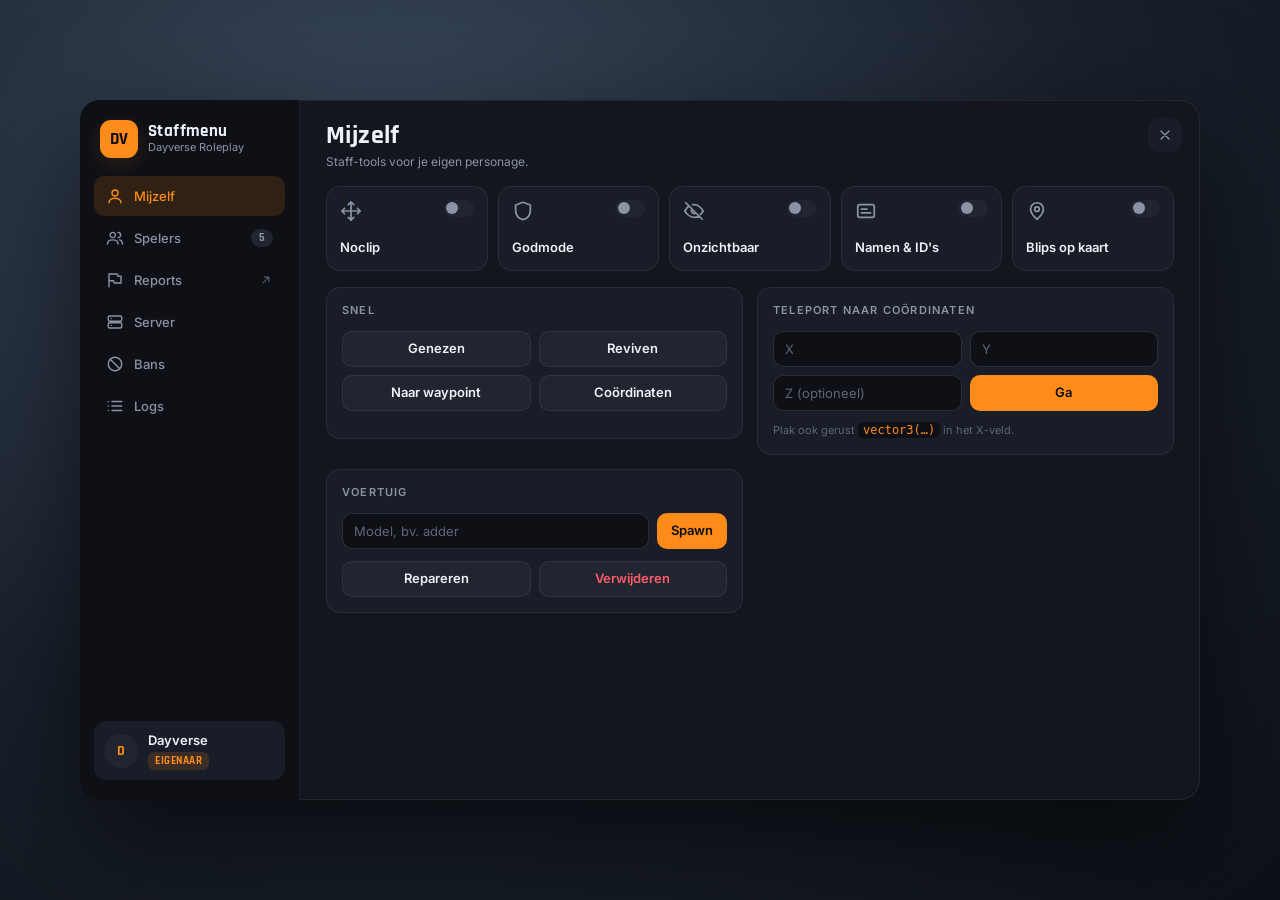
<file: resources/[scripts]/[main]/[admin]/dv-admin/html/index.html>
<!DOCTYPE html>
<html lang="nl">
<head>
    <meta charset="UTF-8">
    <meta name="viewport" content="width=device-width, initial-scale=1.0">
    <title>Dayverse Staff</title>
    <link rel="preconnect" href="https://fonts.googleapis.com">
    <link href="https://fonts.googleapis.com/css2?family=Rajdhani:wght@600;700&family=Inter:wght@400;500;600&display=swap" rel="stylesheet">
    <link rel="stylesheet" href="style.css">
</head>
<body>

<!-- ============ Overlays (voor iedereen) ============ -->
<div id="toasts" class="toasts"></div>

<div id="announce" class="announce hidden">
    <div class="announce-icon"><svg viewBox="0 0 24 24"><path d="M3 11v2a1 1 0 0 0 1 1h2l5 4V6L6 10H4a1 1 0 0 0-1 1zM15.5 8.5a5 5 0 0 1 0 7M18.5 5.5a9 9 0 0 1 0 13"/></svg></div>
    <div>
        <div class="announce-title">Aankondiging · <span id="announce-from"></span></div>
        <div class="announce-msg" id="announce-msg"></div>
    </div>
</div>

<div id="dm" class="dm hidden">
    <div class="dm-head"><svg viewBox="0 0 24 24"><path d="M4 5h16v11H8l-4 4z"/></svg>Bericht van staff · <b id="dm-from"></b></div>
    <div class="dm-msg" id="dm-msg"></div>
</div>

<div id="warn" class="warn hidden">
    <div class="warn-card">
        <div class="warn-icon"><svg viewBox="0 0 24 24"><path d="M12 3 2 20h20zM12 10v4M12 17v.5"/></svg></div>
        <h1>Je hebt een waarschuwing gekregen</h1>
        <p class="warn-reason" id="warn-reason"></p>
        <p class="warn-from">Door <b id="warn-from"></b></p>
        <button class="btn danger" id="warn-ack" disabled>Ik begrijp het (<span id="warn-count">5</span>)</button>
    </div>
</div>

<div id="spectate-bar" class="pill-bar hidden">
    <span class="dot live"></span>Je bekijkt <b id="spec-name"></b>
    <span class="kbd">Backspace</span> stoppen
</div>

<div id="noclip-bar" class="pill-bar noclip hidden">
    <span class="dot"></span>Noclip · snelheid <b id="nc-speed">1</b>
    <span class="kbd">W A S D</span><span class="kbd">Q/E</span> omlaag/omhoog
    <span class="kbd">Shift</span> snel <span class="kbd">Scroll</span> snelheid
</div>

<!-- ============ Staffmenu ============ -->
<div id="menu" class="menu hidden">
    <aside class="side">
        <div class="brand">
            <div class="logo">DV</div>
            <div>
                <div class="brand-name">Staffmenu</div>
                <div class="brand-sub" id="server-name">Dayverse Roleplay</div>
            </div>
        </div>

        <nav class="nav">
            <button class="nav-btn active" data-tab="self">
                <svg viewBox="0 0 24 24"><circle cx="12" cy="8" r="4"/><path d="M4 21c0-4 4-6 8-6s8 2 8 6"/></svg>Mijzelf
            </button>
            <button class="nav-btn" data-tab="players" data-perm="players">
                <svg viewBox="0 0 24 24"><circle cx="9" cy="8" r="3.5"/><path d="M2 20c0-3.5 3-5.5 7-5.5s7 2 7 5.5M16 4.5a3.5 3.5 0 0 1 0 7M18 14.5c2.4.5 4 2.3 4 5.5"/></svg>Spelers
                <span class="nav-count" id="player-count">0</span>
            </button>
            <button class="nav-btn" id="nav-reports">
                <svg viewBox="0 0 24 24"><path d="M4 21V4h11l1 3h4v9h-9l-1-3H4"/></svg>Reports
                <svg class="ext" viewBox="0 0 24 24"><path d="M7 17 17 7M9 7h8v8"/></svg>
            </button>
            <button class="nav-btn" data-tab="server" data-perm="announce">
                <svg viewBox="0 0 24 24"><rect x="3" y="4" width="18" height="7" rx="2"/><rect x="3" y="13" width="18" height="7" rx="2"/><path d="M7 7.5h.01M7 16.5h.01"/></svg>Server
            </button>
            <button class="nav-btn" data-tab="bans" data-perm="bans">
                <svg viewBox="0 0 24 24"><circle cx="12" cy="12" r="9"/><path d="M5.6 5.6l12.8 12.8"/></svg>Bans
            </button>
            <button class="nav-btn" data-tab="logs" data-perm="logs">
                <svg viewBox="0 0 24 24"><path d="M8 6h13M8 12h13M8 18h13M3 6h.01M3 12h.01M3 18h.01"/></svg>Logs
            </button>
        </nav>

        <div class="me">
            <div class="avatar" id="me-avatar">?</div>
            <div>
                <div class="me-name" id="me-name">Staff</div>
                <div class="rank" id="me-rank">Moderator</div>
            </div>
        </div>
    </aside>

    <main class="main">
        <button class="close-btn" id="close-menu" aria-label="Sluiten"><svg viewBox="0 0 24 24"><path d="M6 6l12 12M18 6 6 18"/></svg></button>

        <!-- Mijzelf -->
        <section class="tab active" data-tab="self">
            <header class="tab-head"><div><h1>Mijzelf</h1><p>Staff-tools voor je eigen personage.</p></div></header>

            <div class="grid toggles">
                <button class="toggle-card" data-toggle="noclip" data-perm="noclip">
                    <svg viewBox="0 0 24 24"><path d="M12 2v20M2 12h20M12 2l-3 3M12 2l3 3M12 22l-3-3M12 22l3-3M2 12l3-3M2 12l3 3M22 12l-3-3M22 12l-3 3"/></svg>
                    <span>Noclip</span><i class="switch"></i>
                </button>
                <button class="toggle-card" data-toggle="godmode" data-perm="godmode">
                    <svg viewBox="0 0 24 24"><path d="M12 2.5 4 5.5v6c0 5 3.4 8.8 8 10 4.6-1.2 8-5 8-10v-6z"/></svg>
                    <span>Godmode</span><i class="switch"></i>
                </button>
                <button class="toggle-card" data-toggle="invisible" data-perm="invisible">
                    <svg viewBox="0 0 24 24"><path d="M3 3l18 18M10.6 5.1A10 10 0 0 1 12 5c6 0 10 7 10 7a17 17 0 0 1-3 3.8M6.6 6.6C3.9 8.4 2 12 2 12s4 7 10 7a9.6 9.6 0 0 0 5.4-1.6M9.9 9.9a3 3 0 0 0 4.2 4.2"/></svg>
                    <span>Onzichtbaar</span><i class="switch"></i>
                </button>
                <button class="toggle-card" data-toggle="names" data-perm="names">
                    <svg viewBox="0 0 24 24"><rect x="3" y="5" width="18" height="14" rx="2"/><path d="M7 10h6M7 14h10"/></svg>
                    <span>Namen & ID's</span><i class="switch"></i>
                </button>
                <button class="toggle-card" data-toggle="blips" data-perm="blips">
                    <svg viewBox="0 0 24 24"><path d="M12 21s-7-6.2-7-11a7 7 0 0 1 14 0c0 4.8-7 11-7 11z"/><circle cx="12" cy="10" r="2.5"/></svg>
                    <span>Blips op kaart</span><i class="switch"></i>
                </button>
            </div>

            <div class="cols">
                <div class="card">
                    <h2>Snel</h2>
                    <div class="btn-grid">
                        <button class="btn soft" data-act="healSelf" data-perm="healSelf">Genezen</button>
                        <button class="btn soft" data-act="reviveSelf" data-perm="reviveSelf">Reviven</button>
                        <button class="btn soft" data-act="tpWaypoint" data-perm="tpWaypoint">Naar waypoint</button>
                        <button class="btn soft" data-act="copyCoords" data-perm="copyCoords">Coördinaten</button>
                    </div>
                    <div class="coords-out hidden" id="coords-out"></div>
                </div>

                <div class="card" data-perm="tpCoords">
                    <h2>Teleport naar coördinaten</h2>
                    <form class="tp-grid" id="tp-form">
                        <input name="x" placeholder="X" inputmode="decimal">
                        <input name="y" placeholder="Y" inputmode="decimal">
                        <input name="z" placeholder="Z (optioneel)" inputmode="decimal">
                        <button class="btn" type="submit">Ga</button>
                    </form>
                    <p class="hint">Plak ook gerust <code>vector3(…)</code> in het X-veld.</p>
                </div>

                <div class="card">
                    <h2>Voertuig</h2>
                    <form class="row" id="veh-form" data-perm="spawnVehicle">
                        <input name="model" placeholder="Model, bv. adder" autocomplete="off">
                        <button class="btn" type="submit">Spawn</button>
                    </form>
                    <div class="btn-grid two">
                        <button class="btn soft" data-act="fixVehicle" data-perm="fixVehicle">Repareren</button>
                        <button class="btn soft danger-soft" data-act="deleteVehicle" data-perm="deleteVehicle">Verwijderen</button>
                    </div>
                </div>
            </div>
        </section>

        <!-- Spelers -->
        <section class="tab" data-tab="players">
            <header class="tab-head">
                <div><h1>Spelers</h1><p><span id="players-online">0</span> online</p></div>
                <div class="search"><svg viewBox="0 0 24 24"><circle cx="11" cy="11" r="7"/><path d="m20 20-3.5-3.5"/></svg><input id="player-search" placeholder="Zoek op naam of ID"></div>
            </header>

            <div class="players">
                <div class="player-list" id="player-list"></div>

                <div class="player-detail" id="player-detail">
                    <div class="empty">
                        <svg viewBox="0 0 24 24"><circle cx="12" cy="8" r="4"/><path d="M4 21c0-4 4-6 8-6s8 2 8 6"/></svg>
                        Kies een speler
                    </div>
                </div>
            </div>
        </section>

        <!-- Server -->
        <section class="tab" data-tab="server">
            <header class="tab-head"><div><h1>Server</h1><p>Acties voor de hele server.</p></div></header>
            <div class="cols">
                <div class="card wide" data-perm="announce">
                    <h2>Aankondiging</h2>
                    <form id="announce-form" class="stack">
                        <textarea name="message" rows="3" maxlength="500" placeholder="Bericht aan alle spelers…"></textarea>
                        <button class="btn" type="submit">Versturen naar iedereen</button>
                    </form>
                </div>
                <div class="card">
                    <h2>Iedereen</h2>
                    <div class="btn-grid one">
                        <button class="btn soft" data-act="healAll" data-perm="healAll" data-confirm="Iedereen genezen?">Iedereen genezen</button>
                        <button class="btn soft" data-act="reviveAll" data-perm="reviveAll" data-confirm="Iedereen reviven?">Iedereen reviven</button>
                        <button class="btn soft danger-soft" data-act="clearArea" data-perm="clearArea" data-confirm="Alle lege voertuigen en NPC's rondom jou verwijderen?">Gebied opruimen</button>
                    </div>
                </div>
            </div>
        </section>

        <!-- Bans -->
        <section class="tab" data-tab="bans">
            <header class="tab-head">
                <div><h1>Bans</h1><p><span id="bans-count">0</span> actief</p></div>
                <div class="search"><svg viewBox="0 0 24 24"><circle cx="11" cy="11" r="7"/><path d="m20 20-3.5-3.5"/></svg><input id="ban-search" placeholder="Zoek op naam, ID of reden"></div>
            </header>
            <div class="table" id="ban-list"></div>
        </section>

        <!-- Logs -->
        <section class="tab" data-tab="logs">
            <header class="tab-head">
                <div><h1>Logs</h1><p>Laatste staff-acties sinds herstart.</p></div>
                <button class="btn soft" id="refresh-logs">Vernieuwen</button>
            </header>
            <div class="logs" id="log-list"></div>
        </section>
    </main>
</div>

<!-- Modal -->
<div id="modal" class="modal hidden">
    <form class="modal-card" id="modal-form">
        <h2 id="modal-title"></h2>
        <p id="modal-text"></p>
        <div id="modal-fields" class="stack"></div>
        <div class="modal-actions">
            <button type="button" class="btn ghost" id="modal-cancel">Annuleren</button>
            <button type="submit" class="btn" id="modal-ok">Bevestigen</button>
        </div>
    </form>
</div>

<script src="script.js"></script>
</body>
</html>
</file>
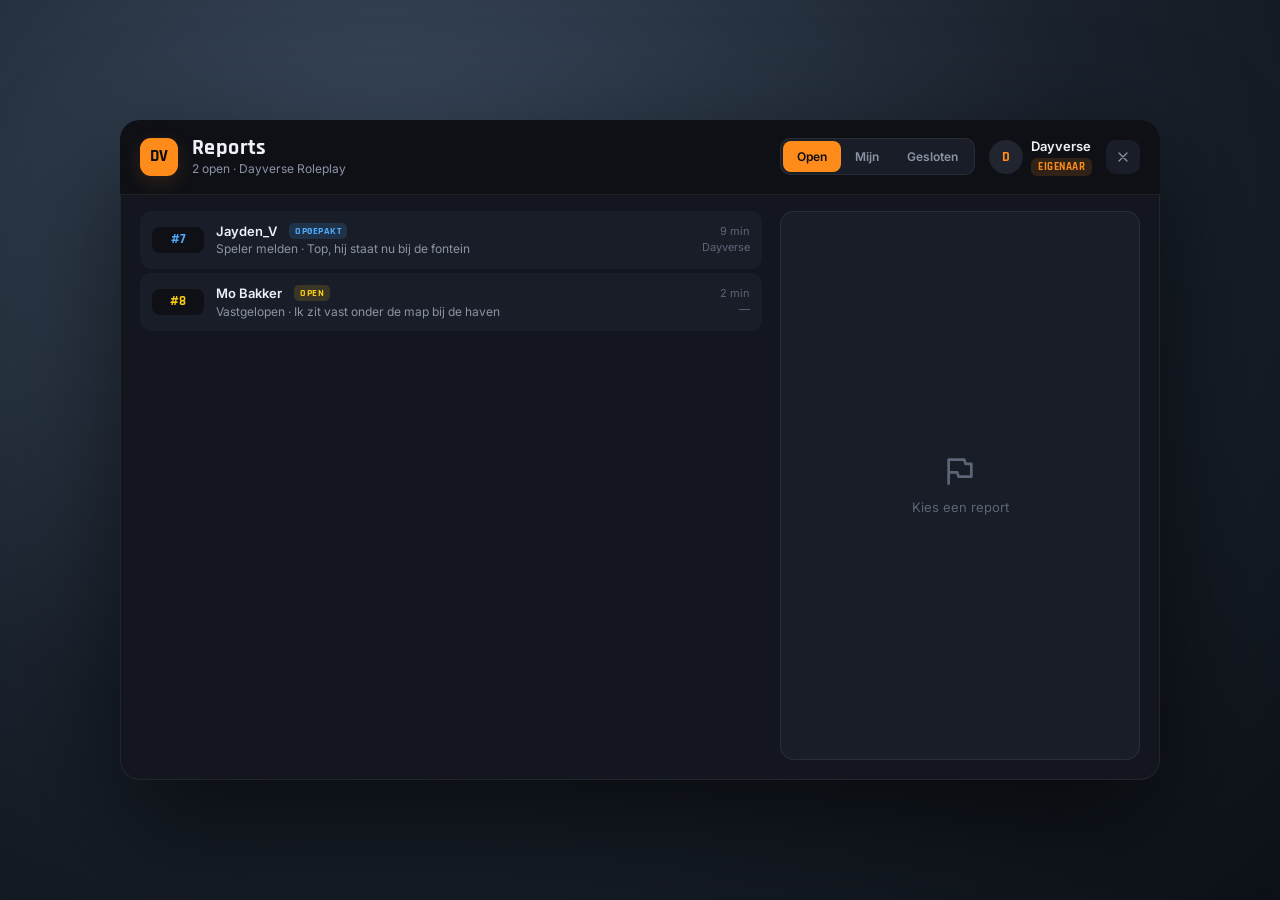
<file: resources/[scripts]/[main]/[admin]/dv-reports/html/index.html>
<!DOCTYPE html>
<html lang="nl">
<head>
    <meta charset="UTF-8">
    <meta name="viewport" content="width=device-width, initial-scale=1.0">
    <title>Dayverse Reports</title>
    <link rel="preconnect" href="https://fonts.googleapis.com">
    <link href="https://fonts.googleapis.com/css2?family=Rajdhani:wght@600;700&family=Inter:wght@400;500;600&display=swap" rel="stylesheet">
    <link rel="stylesheet" href="style.css">
</head>
<body>

<div id="toasts" class="toasts"></div>

<!-- ============ Spelers: /report ============ -->
<div id="rp" class="rp hidden">
    <div class="rp-card">
        <header class="rp-head">
            <div class="rp-title">
                <div class="logo sm"><svg viewBox="0 0 24 24"><path d="M4 21V4h11l1 3h4v9h-9l-1-3H4"/></svg></div>
                <div>
                    <h2 id="rp-heading">Report maken</h2>
                    <p id="rp-sub">Dayverse Roleplay · staff krijgt direct een melding.</p>
                </div>
            </div>
            <button class="close-btn static" id="rp-close" aria-label="Sluiten"><svg viewBox="0 0 24 24"><path d="M6 6l12 12M18 6 6 18"/></svg></button>
        </header>

        <form id="rp-form" class="rp-body stack">
            <div class="field-label">Onderwerp</div>
            <div class="chips" id="rp-cats"></div>
            <div class="field-label">Speler-ID <span class="hint">(optioneel, als je iemand meldt)</span></div>
            <input name="target" inputmode="numeric" placeholder="Bijv. 12" autocomplete="off">
            <div class="field-label">Wat is er aan de hand?</div>
            <textarea name="message" rows="4" maxlength="500" placeholder="Beschrijf zo duidelijk mogelijk wat er gebeurt…"></textarea>
            <button class="btn" type="submit">Report versturen</button>
        </form>

        <div id="rp-chat" class="rp-body off">
            <div class="rp-status" id="rp-status"></div>
            <div class="thread" id="rp-thread"></div>
            <form id="rp-reply" class="row">
                <input name="text" placeholder="Stuur een bericht naar staff…" autocomplete="off" maxlength="500">
                <button class="btn" type="submit">Stuur</button>
            </form>
            <button class="btn ghost danger-soft rp-cancel" id="rp-cancel" type="button">Report intrekken</button>
        </div>
    </div>
</div>

<!-- ============ Staff: /reports ============ -->
<div id="panel" class="panel hidden">
    <header class="panel-head">
        <div class="logo">DV</div>
        <div class="title">
            <h1>Reports</h1>
            <p><span id="open-count">0</span> open · Dayverse Roleplay</p>
        </div>
        <div class="seg" id="filter">
            <button class="active" data-f="open">Open</button>
            <button data-f="mine">Mijn</button>
            <button data-f="closed">Gesloten</button>
        </div>
        <div class="me-chip"><div class="avatar" id="me-avatar">?</div><div><div id="me-name">Staff</div><div class="rank" id="me-rank">Staff</div></div></div>
        <button class="close-btn" id="panel-close" aria-label="Sluiten"><svg viewBox="0 0 24 24"><path d="M6 6l12 12M18 6 6 18"/></svg></button>
    </header>
    <div class="panel-body">
        <div class="players">
            <div class="player-list" id="list"></div>
            <div class="player-detail report-detail" id="detail"></div>
        </div>
    </div>
</div>

<!-- Modal -->
<div id="modal" class="modal hidden">
    <form class="modal-card" id="modal-form">
        <h2 id="modal-title"></h2>
        <p id="modal-text"></p>
        <input id="modal-input" autocomplete="off" maxlength="300">
        <div class="modal-actions">
            <button type="button" class="btn ghost" id="modal-cancel">Annuleren</button>
            <button type="submit" class="btn" id="modal-ok">Sluiten</button>
        </div>
    </form>
</div>

<script src="script.js"></script>
</body>
</html>
</file>
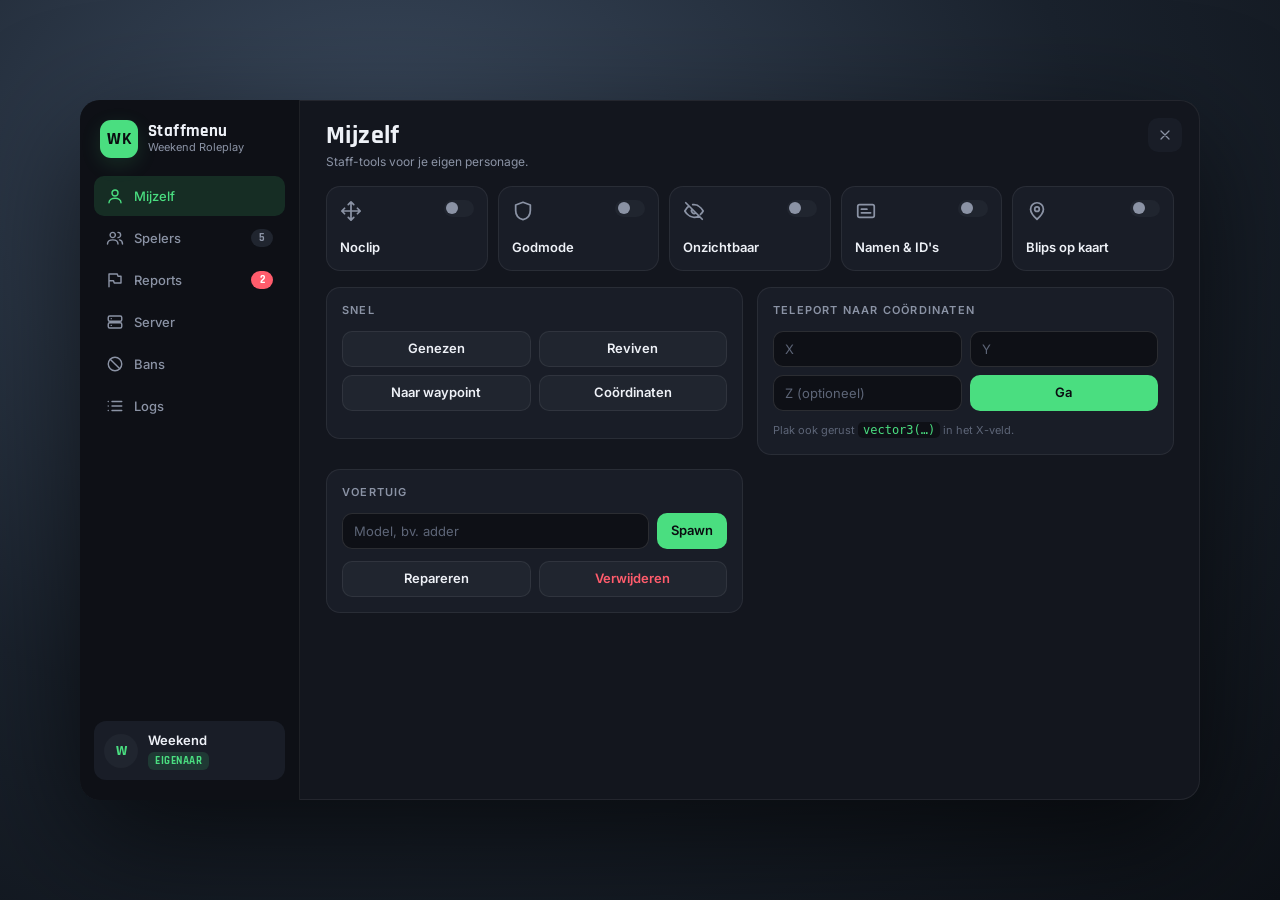
<file: resources/[scripts]/[main]/[admin]/wk-admin/html/index.html>
<!DOCTYPE html>
<html lang="nl">
<head>
    <meta charset="UTF-8">
    <meta name="viewport" content="width=device-width, initial-scale=1.0">
    <title>WK Staff</title>
    <link rel="preconnect" href="https://fonts.googleapis.com">
    <link href="https://fonts.googleapis.com/css2?family=Rajdhani:wght@600;700&family=Inter:wght@400;500;600&display=swap" rel="stylesheet">
    <link rel="stylesheet" href="style.css">
</head>
<body>

<!-- ============ Overlays (voor iedereen) ============ -->
<div id="toasts" class="toasts"></div>

<div id="announce" class="announce hidden">
    <div class="announce-icon"><svg viewBox="0 0 24 24"><path d="M3 11v2a1 1 0 0 0 1 1h2l5 4V6L6 10H4a1 1 0 0 0-1 1zM15.5 8.5a5 5 0 0 1 0 7M18.5 5.5a9 9 0 0 1 0 13"/></svg></div>
    <div>
        <div class="announce-title">Aankondiging · <span id="announce-from"></span></div>
        <div class="announce-msg" id="announce-msg"></div>
    </div>
</div>

<div id="dm" class="dm hidden">
    <div class="dm-head"><svg viewBox="0 0 24 24"><path d="M4 5h16v11H8l-4 4z"/></svg>Bericht van staff · <b id="dm-from"></b></div>
    <div class="dm-msg" id="dm-msg"></div>
</div>

<div id="warn" class="warn hidden">
    <div class="warn-card">
        <div class="warn-icon"><svg viewBox="0 0 24 24"><path d="M12 3 2 20h20zM12 10v4M12 17v.5"/></svg></div>
        <h1>Je hebt een waarschuwing gekregen</h1>
        <p class="warn-reason" id="warn-reason"></p>
        <p class="warn-from">Door <b id="warn-from"></b></p>
        <button class="btn danger" id="warn-ack" disabled>Ik begrijp het (<span id="warn-count">5</span>)</button>
    </div>
</div>

<div id="spectate-bar" class="pill-bar hidden">
    <span class="dot live"></span>Je bekijkt <b id="spec-name"></b>
    <span class="kbd">Backspace</span> stoppen
</div>

<div id="noclip-bar" class="pill-bar noclip hidden">
    <span class="dot"></span>Noclip · snelheid <b id="nc-speed">1</b>
    <span class="kbd">W A S D</span><span class="kbd">Q/E</span> omlaag/omhoog
    <span class="kbd">Shift</span> snel <span class="kbd">Scroll</span> snelheid
</div>

<!-- ============ Staffmenu ============ -->
<div id="menu" class="menu hidden">
    <aside class="side">
        <div class="brand">
            <div class="logo">WK</div>
            <div>
                <div class="brand-name">Staffmenu</div>
                <div class="brand-sub" id="server-name">Weekend Roleplay</div>
            </div>
        </div>

        <nav class="nav">
            <button class="nav-btn active" data-tab="self">
                <svg viewBox="0 0 24 24"><circle cx="12" cy="8" r="4"/><path d="M4 21c0-4 4-6 8-6s8 2 8 6"/></svg>Mijzelf
            </button>
            <button class="nav-btn" data-tab="players" data-perm="players">
                <svg viewBox="0 0 24 24"><circle cx="9" cy="8" r="3.5"/><path d="M2 20c0-3.5 3-5.5 7-5.5s7 2 7 5.5M16 4.5a3.5 3.5 0 0 1 0 7M18 14.5c2.4.5 4 2.3 4 5.5"/></svg>Spelers
                <span class="nav-count" id="player-count">0</span>
            </button>
            <button class="nav-btn" data-tab="reports" data-perm="reports">
                <svg viewBox="0 0 24 24"><path d="M4 21V4h11l1 3h4v9h-9l-1-3H4"/></svg>Reports
                <span class="nav-count alert" id="report-count">0</span>
            </button>
            <button class="nav-btn" data-tab="server" data-perm="announce">
                <svg viewBox="0 0 24 24"><rect x="3" y="4" width="18" height="7" rx="2"/><rect x="3" y="13" width="18" height="7" rx="2"/><path d="M7 7.5h.01M7 16.5h.01"/></svg>Server
            </button>
            <button class="nav-btn" data-tab="bans" data-perm="bans">
                <svg viewBox="0 0 24 24"><circle cx="12" cy="12" r="9"/><path d="M5.6 5.6l12.8 12.8"/></svg>Bans
            </button>
            <button class="nav-btn" data-tab="logs" data-perm="logs">
                <svg viewBox="0 0 24 24"><path d="M8 6h13M8 12h13M8 18h13M3 6h.01M3 12h.01M3 18h.01"/></svg>Logs
            </button>
        </nav>

        <div class="me">
            <div class="avatar" id="me-avatar">?</div>
            <div>
                <div class="me-name" id="me-name">Staff</div>
                <div class="rank" id="me-rank">Moderator</div>
            </div>
        </div>
    </aside>

    <main class="main">
        <button class="close-btn" id="close-menu" aria-label="Sluiten"><svg viewBox="0 0 24 24"><path d="M6 6l12 12M18 6 6 18"/></svg></button>

        <!-- Mijzelf -->
        <section class="tab active" data-tab="self">
            <header class="tab-head"><div><h1>Mijzelf</h1><p>Staff-tools voor je eigen personage.</p></div></header>

            <div class="grid toggles">
                <button class="toggle-card" data-toggle="noclip" data-perm="noclip">
                    <svg viewBox="0 0 24 24"><path d="M12 2v20M2 12h20M12 2l-3 3M12 2l3 3M12 22l-3-3M12 22l3-3M2 12l3-3M2 12l3 3M22 12l-3-3M22 12l-3 3"/></svg>
                    <span>Noclip</span><i class="switch"></i>
                </button>
                <button class="toggle-card" data-toggle="godmode" data-perm="godmode">
                    <svg viewBox="0 0 24 24"><path d="M12 2.5 4 5.5v6c0 5 3.4 8.8 8 10 4.6-1.2 8-5 8-10v-6z"/></svg>
                    <span>Godmode</span><i class="switch"></i>
                </button>
                <button class="toggle-card" data-toggle="invisible" data-perm="invisible">
                    <svg viewBox="0 0 24 24"><path d="M3 3l18 18M10.6 5.1A10 10 0 0 1 12 5c6 0 10 7 10 7a17 17 0 0 1-3 3.8M6.6 6.6C3.9 8.4 2 12 2 12s4 7 10 7a9.6 9.6 0 0 0 5.4-1.6M9.9 9.9a3 3 0 0 0 4.2 4.2"/></svg>
                    <span>Onzichtbaar</span><i class="switch"></i>
                </button>
                <button class="toggle-card" data-toggle="names" data-perm="names">
                    <svg viewBox="0 0 24 24"><rect x="3" y="5" width="18" height="14" rx="2"/><path d="M7 10h6M7 14h10"/></svg>
                    <span>Namen & ID's</span><i class="switch"></i>
                </button>
                <button class="toggle-card" data-toggle="blips" data-perm="blips">
                    <svg viewBox="0 0 24 24"><path d="M12 21s-7-6.2-7-11a7 7 0 0 1 14 0c0 4.8-7 11-7 11z"/><circle cx="12" cy="10" r="2.5"/></svg>
                    <span>Blips op kaart</span><i class="switch"></i>
                </button>
            </div>

            <div class="cols">
                <div class="card">
                    <h2>Snel</h2>
                    <div class="btn-grid">
                        <button class="btn soft" data-act="healSelf" data-perm="healSelf">Genezen</button>
                        <button class="btn soft" data-act="reviveSelf" data-perm="reviveSelf">Reviven</button>
                        <button class="btn soft" data-act="tpWaypoint" data-perm="tpWaypoint">Naar waypoint</button>
                        <button class="btn soft" data-act="copyCoords" data-perm="copyCoords">Coördinaten</button>
                    </div>
                    <div class="coords-out hidden" id="coords-out"></div>
                </div>

                <div class="card" data-perm="tpCoords">
                    <h2>Teleport naar coördinaten</h2>
                    <form class="tp-grid" id="tp-form">
                        <input name="x" placeholder="X" inputmode="decimal">
                        <input name="y" placeholder="Y" inputmode="decimal">
                        <input name="z" placeholder="Z (optioneel)" inputmode="decimal">
                        <button class="btn" type="submit">Ga</button>
                    </form>
                    <p class="hint">Plak ook gerust <code>vector3(…)</code> in het X-veld.</p>
                </div>

                <div class="card">
                    <h2>Voertuig</h2>
                    <form class="row" id="veh-form" data-perm="spawnVehicle">
                        <input name="model" placeholder="Model, bv. adder" autocomplete="off">
                        <button class="btn" type="submit">Spawn</button>
                    </form>
                    <div class="btn-grid two">
                        <button class="btn soft" data-act="fixVehicle" data-perm="fixVehicle">Repareren</button>
                        <button class="btn soft danger-soft" data-act="deleteVehicle" data-perm="deleteVehicle">Verwijderen</button>
                    </div>
                </div>
            </div>
        </section>

        <!-- Spelers -->
        <section class="tab" data-tab="players">
            <header class="tab-head">
                <div><h1>Spelers</h1><p><span id="players-online">0</span> online</p></div>
                <div class="search"><svg viewBox="0 0 24 24"><circle cx="11" cy="11" r="7"/><path d="m20 20-3.5-3.5"/></svg><input id="player-search" placeholder="Zoek op naam of ID"></div>
            </header>

            <div class="players">
                <div class="player-list" id="player-list"></div>

                <div class="player-detail" id="player-detail">
                    <div class="empty">
                        <svg viewBox="0 0 24 24"><circle cx="12" cy="8" r="4"/><path d="M4 21c0-4 4-6 8-6s8 2 8 6"/></svg>
                        Kies een speler
                    </div>
                </div>
            </div>
        </section>

        <!-- Reports -->
        <section class="tab" data-tab="reports">
            <header class="tab-head">
                <div><h1>Reports</h1><p><span id="reports-open">0</span> open · spelers melden met <code>/report</code></p></div>
                <div class="seg" id="report-filter">
                    <button class="active" data-f="open">Open</button>
                    <button data-f="mine">Mijn</button>
                    <button data-f="closed">Gesloten</button>
                </div>
            </header>

            <div class="players">
                <div class="player-list" id="report-list"></div>
                <div class="player-detail report-detail" id="report-detail">
                    <div class="empty">
                        <svg viewBox="0 0 24 24"><path d="M4 21V4h11l1 3h4v9h-9l-1-3H4"/></svg>
                        Kies een report
                    </div>
                </div>
            </div>
        </section>

        <!-- Server -->
        <section class="tab" data-tab="server">
            <header class="tab-head"><div><h1>Server</h1><p>Acties voor de hele server.</p></div></header>
            <div class="cols">
                <div class="card wide" data-perm="announce">
                    <h2>Aankondiging</h2>
                    <form id="announce-form" class="stack">
                        <textarea name="message" rows="3" maxlength="500" placeholder="Bericht aan alle spelers…"></textarea>
                        <button class="btn" type="submit">Versturen naar iedereen</button>
                    </form>
                </div>
                <div class="card">
                    <h2>Iedereen</h2>
                    <div class="btn-grid one">
                        <button class="btn soft" data-act="healAll" data-perm="healAll" data-confirm="Iedereen genezen?">Iedereen genezen</button>
                        <button class="btn soft" data-act="reviveAll" data-perm="reviveAll" data-confirm="Iedereen reviven?">Iedereen reviven</button>
                        <button class="btn soft danger-soft" data-act="clearArea" data-perm="clearArea" data-confirm="Alle lege voertuigen en NPC's rondom jou verwijderen?">Gebied opruimen</button>
                    </div>
                </div>
            </div>
        </section>

        <!-- Bans -->
        <section class="tab" data-tab="bans">
            <header class="tab-head">
                <div><h1>Bans</h1><p><span id="bans-count">0</span> actief</p></div>
                <div class="search"><svg viewBox="0 0 24 24"><circle cx="11" cy="11" r="7"/><path d="m20 20-3.5-3.5"/></svg><input id="ban-search" placeholder="Zoek op naam, ID of reden"></div>
            </header>
            <div class="table" id="ban-list"></div>
        </section>

        <!-- Logs -->
        <section class="tab" data-tab="logs">
            <header class="tab-head">
                <div><h1>Logs</h1><p>Laatste staff-acties sinds herstart.</p></div>
                <button class="btn soft" id="refresh-logs">Vernieuwen</button>
            </header>
            <div class="logs" id="log-list"></div>
        </section>
    </main>
</div>

<!-- ============ Report-venster voor spelers (/report) ============ -->
<div id="rp" class="rp hidden">
    <div class="rp-card">
        <header class="rp-head">
            <div class="rp-title">
                <div class="logo sm"><svg viewBox="0 0 24 24"><path d="M4 21V4h11l1 3h4v9h-9l-1-3H4"/></svg></div>
                <div>
                    <h2 id="rp-heading">Report maken</h2>
                    <p id="rp-sub">Staff krijgt direct een melding.</p>
                </div>
            </div>
            <button class="close-btn static" id="rp-close" aria-label="Sluiten"><svg viewBox="0 0 24 24"><path d="M6 6l12 12M18 6 6 18"/></svg></button>
        </header>

        <!-- nieuw report -->
        <form id="rp-form" class="rp-body stack">
            <div class="field-label">Onderwerp</div>
            <div class="chips" id="rp-cats"></div>
            <div class="field-label">Speler-ID <span class="hint">(optioneel, als je iemand meldt)</span></div>
            <input name="target" inputmode="numeric" placeholder="Bijv. 12" autocomplete="off">
            <div class="field-label">Wat is er aan de hand?</div>
            <textarea name="message" rows="4" maxlength="500" placeholder="Beschrijf zo duidelijk mogelijk wat er gebeurt…"></textarea>
            <button class="btn" type="submit">Report versturen</button>
        </form>

        <!-- lopend report -->
        <div id="rp-chat" class="rp-body off">
            <div class="rp-status" id="rp-status"></div>
            <div class="thread" id="rp-thread"></div>
            <form id="rp-reply" class="row">
                <input name="text" placeholder="Stuur een bericht naar staff…" autocomplete="off" maxlength="500">
                <button class="btn" type="submit">Stuur</button>
            </form>
            <button class="btn ghost danger-soft rp-cancel" id="rp-cancel" type="button">Report intrekken</button>
        </div>
    </div>
</div>

<!-- Modal -->
<div id="modal" class="modal hidden">
    <form class="modal-card" id="modal-form">
        <h2 id="modal-title"></h2>
        <p id="modal-text"></p>
        <div id="modal-fields" class="stack"></div>
        <div class="modal-actions">
            <button type="button" class="btn ghost" id="modal-cancel">Annuleren</button>
            <button type="submit" class="btn" id="modal-ok">Bevestigen</button>
        </div>
    </form>
</div>

<script src="script.js"></script>
</body>
</html>
</file>
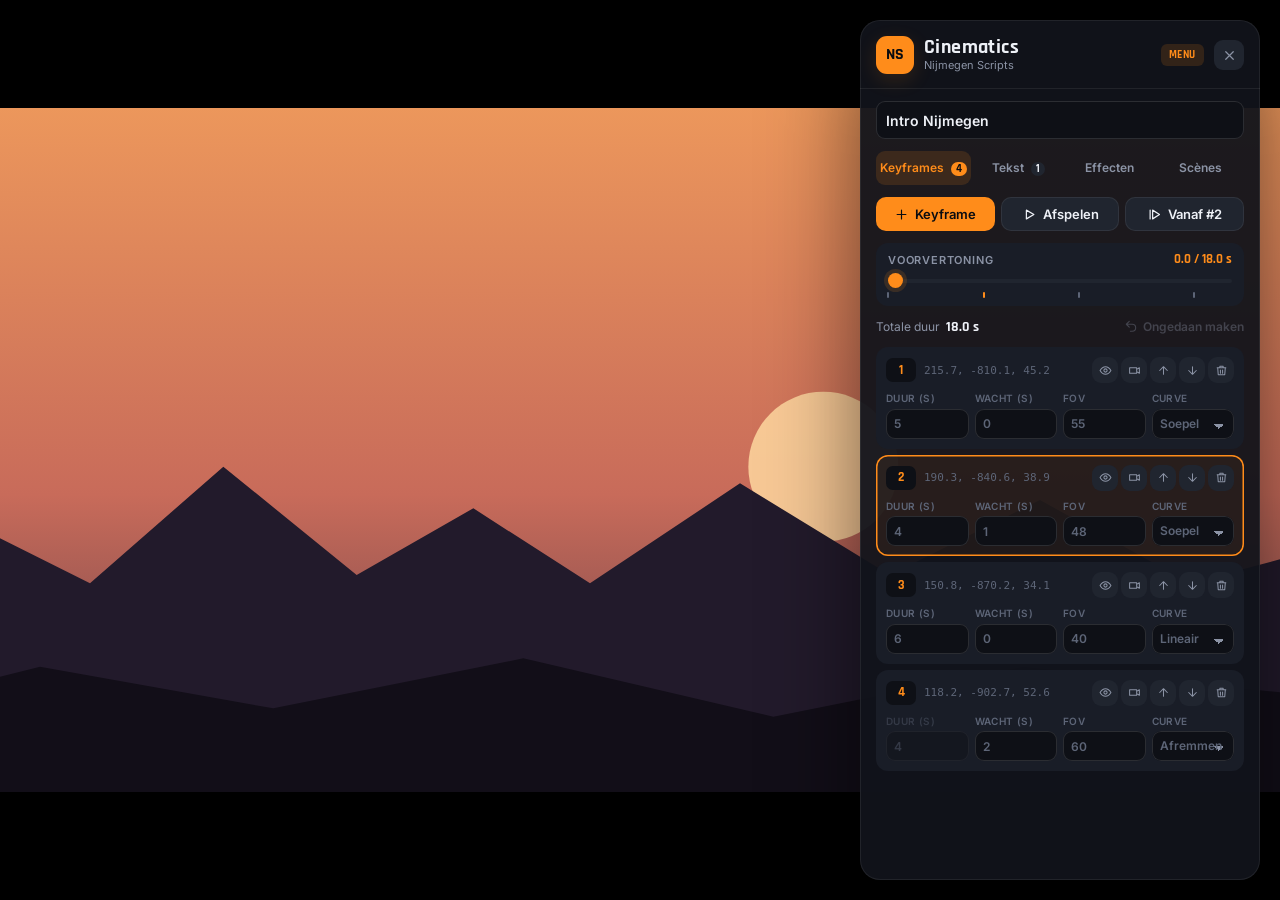
<file: resources/[scripts]/[main]/[cinematics]/nijmegen-cinematics/html/index.html>
<!DOCTYPE html>
<html lang="nl">
<head>
    <meta charset="UTF-8">
    <meta name="viewport" content="width=device-width, initial-scale=1.0">
    <title>Nijmegen Cinematics</title>
    <link rel="preconnect" href="https://fonts.googleapis.com">
    <link href="https://fonts.googleapis.com/css2?family=Rajdhani:wght@600;700&family=Inter:wght@400;500;600&display=swap" rel="stylesheet">
    <link rel="stylesheet" href="style.css">
</head>
<body>

<!-- Letterbox -->
<div class="bar top" id="bar-top"></div>
<div class="bar bottom" id="bar-bottom"></div>

<div id="toasts" class="toasts"></div>

<!-- Tekst in beeld (tijdens afspelen en voorvertoning) -->
<div id="captions" class="captions"></div>

<!-- ============ Hulp in cameramodus ============ -->
<div id="hint" class="hint hidden">
    <div class="hint-head">
        <div class="logo sm">NS</div>
        <div>
            <b data-i18n="cameraMode">Cameramodus</b>
            <span id="cam-info">FOV 50 · 0.35</span>
        </div>
    </div>
    <div class="keys">
        <p><span class="kbd">W A S D</span><span data-i18n="kMove">bewegen</span></p>
        <p><span class="kbd">Q</span><span class="kbd">E</span><span data-i18n="kUpDown">omlaag / omhoog</span></p>
        <p><span class="kbd">Muis</span><span data-i18n="kLook">rondkijken</span></p>
        <p><span class="kbd">Scroll</span><span data-i18n="kZoom">zoom (FOV)</span></p>
        <p><span class="kbd">Shift</span><span class="kbd">Alt</span><span data-i18n="kSpeed">snel / langzaam</span></p>
        <p><span class="kbd">↑</span><span class="kbd">↓</span><span data-i18n="kBaseSpeed">basissnelheid</span></p>
        <p><span class="kbd">←</span><span class="kbd">→</span><span class="kbd">X</span><span data-i18n="kRoll">kantelen / recht</span></p>
        <hr>
        <p><span class="kbd accent">Spatie</span><span data-i18n="kAdd">keyframe toevoegen</span></p>
        <p><span class="kbd">Delete</span><span data-i18n="kRemove">laatste verwijderen</span></p>
        <p><span class="kbd">G</span><span data-i18n="kPlay">afspelen</span></p>
        <p><span class="kbd accent">TAB</span><span data-i18n="kMenu">menu gebruiken</span></p>
    </div>
</div>

<!-- ============ Editor ============ -->
<aside id="editor" class="editor hidden">
    <header class="ed-head">
        <div class="logo">NS</div>
        <div class="ed-title">
            <h1>Cinematics</h1>
            <p>Nijmegen Scripts</p>
        </div>
        <span class="mode-badge" id="mode-badge">MENU</span>
        <button class="icon-btn" id="btn-close" title="Sluiten"><svg viewBox="0 0 24 24"><path d="M6 6l12 12M18 6 6 18"/></svg></button>
    </header>

    <div class="camera-lock" id="camera-lock">
        <svg viewBox="0 0 24 24"><path d="M3 7h13v10H3zM16 10l5-3v10l-5-3"/></svg>
        <span data-i18n="lockText">Je bestuurt de camera. Druk op TAB om het menu te gebruiken.</span>
    </div>

    <div class="scene-name">
        <input id="scene-name" maxlength="40" placeholder="Naam van de scène" data-i18n-ph="scenePh">
    </div>

    <nav class="tabs">
        <button class="tab-btn active" data-tab="points"><span data-i18n="tabPoints">Keyframes</span> <em id="point-count">0</em></button>
        <button class="tab-btn" data-tab="texts"><span data-i18n="tabTexts">Tekst</span> <em id="text-count">0</em></button>
        <button class="tab-btn" data-tab="effects" data-i18n="tabEffects">Effecten</button>
        <button class="tab-btn" data-tab="scenes" data-i18n="tabScenes">Scènes</button>
    </nav>

    <!-- Keyframes -->
    <section class="tab active" data-tab="points">
        <div class="toolbar">
            <button class="btn" id="btn-add"><svg viewBox="0 0 24 24"><path d="M12 5v14M5 12h14"/></svg><span data-i18n="addPoint">Keyframe</span></button>
            <button class="btn soft" id="btn-play"><svg viewBox="0 0 24 24"><path d="M7 5l12 7-12 7z"/></svg><span data-i18n="play">Afspelen</span></button>
            <button class="btn soft" id="btn-play-from" title=""><svg viewBox="0 0 24 24"><path d="M5 5v14M9 5l11 7-11 7z"/></svg><span data-i18n="playFrom">Vanaf #</span></button>
        </div>
        <div class="scrub">
            <div class="scrub-top">
                <span data-i18n="scrub">Voorvertoning</span>
                <b id="scrub-time">0.0 / 0.0 s</b>
            </div>
            <input type="range" id="scrub" min="0" max="0" step="0.05" value="0">
            <div class="scrub-marks" id="scrub-marks"></div>
        </div>
        <div class="summary">
            <span><span data-i18n="totalTime">Totale duur</span> <b id="total-time">0.0 s</b></span>
            <button class="link-btn" id="btn-undo" title="Ctrl+Z"><svg viewBox="0 0 24 24"><path d="M9 14 4 9l5-5M4 9h10a6 6 0 0 1 0 12h-3"/></svg><span data-i18n="undo">Ongedaan maken</span></button>
        </div>
        <div class="points" id="points"></div>
        <div class="empty" id="points-empty">
            <svg viewBox="0 0 24 24"><path d="M3 7h13v10H3zM16 10l5-3v10l-5-3"/></svg>
            <p data-i18n="emptyPoints">Nog geen keyframes. Vlieg naar een plek en druk op Spatie (of + Keyframe).</p>
        </div>
    </section>

    <!-- Tekst -->
    <section class="tab" data-tab="texts">
        <div class="toolbar">
            <button class="btn" id="btn-add-text"><svg viewBox="0 0 24 24"><path d="M4 7V5h16v2M9 19h6M12 5v14"/></svg><span data-i18n="addText">Tekst toevoegen</span></button>
        </div>
        <p class="hint-text" data-i18n="textHint">Tekst verschijnt tijdens de cinematic. Nieuwe tekst start op de tijd van de voorvertoning-balk.</p>
        <div class="texts" id="texts"></div>
        <div class="empty" id="texts-empty">
            <svg viewBox="0 0 24 24"><path d="M4 7V5h16v2M9 19h6M12 5v14"/></svg>
            <p data-i18n="emptyTexts">Nog geen tekst. Voeg een titel of ondertitel toe.</p>
        </div>
    </section>

    <!-- Effecten -->
    <section class="tab" data-tab="effects">
        <div class="group">
            <h3 data-i18n="gLook">Beeld</h3>
            <label class="field"><span data-i18n="bars">Filmbalken</span><em id="v-bars">12%</em>
                <input type="range" id="s-bars" min="0" max="30" step="1"></label>
            <label class="field"><span data-i18n="filter">Filter</span>
                <select id="s-filter"></select></label>
            <label class="field"><span data-i18n="strength">Sterkte filter</span><em id="v-strength">100%</em>
                <input type="range" id="s-strength" min="0" max="100" step="5"></label>
        </div>
        <div class="group">
            <h3 data-i18n="gCamera">Camera</h3>
            <label class="field"><span data-i18n="shake">Beweging</span>
                <select id="s-shake"></select></label>
            <label class="field"><span data-i18n="shakeAmp">Sterkte beweging</span><em id="v-shakeAmp">0.0</em>
                <input type="range" id="s-shakeAmp" min="0" max="30" step="1"></label>
            <label class="toggle"><span data-i18n="smooth">Vloeiend pad (spline)</span><input type="checkbox" id="s-smooth"><i></i></label>
            <label class="toggle"><span data-i18n="loop">Herhalen (loop)</span><input type="checkbox" id="s-loop"><i></i></label>
            <label class="toggle"><span data-i18n="fade">In- en uitfaden</span><input type="checkbox" id="s-fade"><i></i></label>
        </div>
        <div class="group">
            <h3 data-i18n="gDof">Scherptediepte</h3>
            <label class="toggle"><span data-i18n="dof">Onscherpe achtergrond (DOF)</span><input type="checkbox" id="s-dof"><i></i></label>
            <label class="field"><span data-i18n="dofFocus">Scherp op afstand</span><em id="v-dofFocus">8 m</em>
                <input type="range" id="s-dofFocus" min="1" max="100" step="1"></label>
            <label class="field"><span data-i18n="dofStrength">Sterkte</span><em id="v-dofStrength">80%</em>
                <input type="range" id="s-dofStrength" min="0" max="100" step="5"></label>
        </div>
        <div class="group">
            <h3 data-i18n="gWorld">Wereld (alleen voor jou)</h3>
            <label class="field"><span data-i18n="time">Tijd</span><em id="v-time">Server</em>
                <input type="range" id="s-time" min="-1" max="23" step="1"></label>
            <label class="field"><span data-i18n="weather">Weer</span>
                <select id="s-weather"></select></label>
        </div>
        <div class="group">
            <h3 data-i18n="gOther">Overig</h3>
            <label class="toggle"><span data-i18n="hideHud">HUD verbergen</span><input type="checkbox" id="s-hideHud"><i></i></label>
            <label class="toggle"><span data-i18n="hidePlayer">Eigen personage verbergen</span><input type="checkbox" id="s-hidePlayer"><i></i></label>
            <label class="toggle"><span data-i18n="previewBars">Balken tonen tijdens bewerken</span><input type="checkbox" id="s-previewBars"><i></i></label>
            <label class="toggle"><span data-i18n="showPath">Pad en keyframes in 3D tonen</span><input type="checkbox" id="s-showPath"><i></i></label>
        </div>
    </section>

    <!-- Scènes -->
    <section class="tab" data-tab="scenes">
        <div class="toolbar">
            <button class="btn" id="btn-save"><svg viewBox="0 0 24 24"><path d="M5 3h11l3 3v15H5zM8 3v6h8V3M8 21v-7h8v7"/></svg><span data-i18n="save">Opslaan</span></button>
            <button class="btn soft" id="btn-new"><svg viewBox="0 0 24 24"><path d="M12 5v14M5 12h14"/></svg><span data-i18n="new">Nieuw</span></button>
            <button class="btn soft" id="btn-broadcast"><svg viewBox="0 0 24 24"><path d="M4 12a8 8 0 0 1 16 0M7.5 12a4.5 4.5 0 0 1 9 0M12 12v8"/></svg><span data-i18n="broadcast">Voor iedereen</span></button>
        </div>
        <div class="scene-list" id="scene-list"></div>
        <div class="group">
            <h3 data-i18n="export">Gebruiken in een ander script</h3>
            <textarea id="export" readonly rows="7"></textarea>
            <button class="btn soft wide" id="btn-copy"><svg viewBox="0 0 24 24"><rect x="8" y="8" width="12" height="12" rx="2"/><path d="M16 8V4H4v12h4"/></svg><span data-i18n="copy">Kopiëren</span></button>
        </div>
    </section>
</aside>

<!-- ============ Tijdlijn tijdens afspelen ============ -->
<div id="timeline" class="timeline hidden">
    <div class="tl-top">
        <b id="tl-name">Scène</b>
        <span id="tl-time">0.0 / 0.0 s</span>
    </div>
    <div class="tl-bar"><i id="tl-fill"></i><div id="tl-marks"></div></div>
    <div class="tl-hint"><span class="kbd">Backspace</span> <span data-i18n="stop">stoppen</span></div>
</div>

<!-- Bevestigen -->
<div id="modal" class="modal hidden">
    <div class="modal-card">
        <h2 id="modal-title"></h2>
        <p id="modal-text"></p>
        <div class="modal-actions">
            <button class="btn ghost" id="modal-no" data-i18n="cancel">Annuleren</button>
            <button class="btn danger" id="modal-yes" data-i18n="confirm">Ja</button>
        </div>
    </div>
</div>

<script src="script.js"></script>
</body>
</html>
</file>
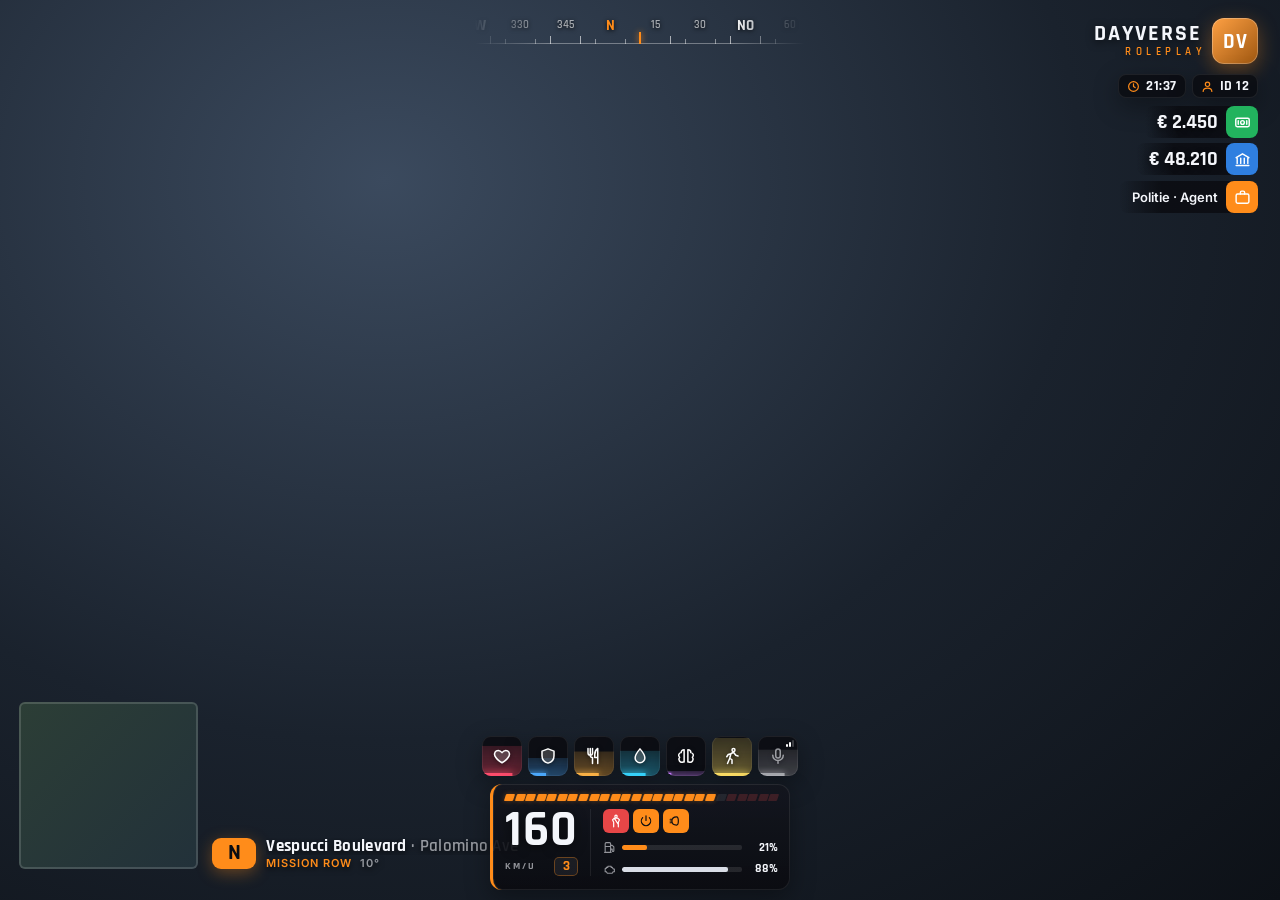
<file: resources/[scripts]/[main]/[hud]/dv-hud/html/index.html>
<!DOCTYPE html>
<html lang="nl">
<head>
    <meta charset="UTF-8">
    <meta name="viewport" content="width=device-width, initial-scale=1.0">
    <title>Dayverse HUD</title>
    <link rel="preconnect" href="https://fonts.googleapis.com">
    <link href="https://fonts.googleapis.com/css2?family=Rajdhani:wght@500;600;700&family=Inter:wght@400;500;600&display=swap" rel="stylesheet">
    <link rel="stylesheet" href="style.css">
</head>
<body>
    <!-- Filmmodus -->
    <div id="cinema" class="cinema">
        <div class="cinema-bar top"></div>
        <div class="cinema-bar bottom"></div>
    </div>

    <div id="hud" class="hud hidden">

        <!-- ===== Kompas (boven midden) ===== -->
        <section id="compass-wrap" class="compass-wrap" data-el="compass">
            <div class="compass">
                <div class="compass-strip" id="compass-strip"></div>
                <div class="compass-needle"></div>
            </div>
        </section>

        <!-- ===== Logo + info (rechtsboven) ===== -->
        <section class="info" data-el="info">
            <div class="brand">
                <div class="brand-text">
                    <b>DAYVERSE</b>
                    <span>ROLEPLAY</span>
                </div>
                <div class="brand-logo">DV</div>
            </div>
            <div class="info-row">
                <span class="chip" data-el="clock"><svg viewBox="0 0 24 24"><circle cx="12" cy="12" r="9"/><path d="M12 7v5l3 2"/></svg><b id="clock">12:00</b></span>
                <span class="chip"><svg viewBox="0 0 24 24"><circle cx="12" cy="8" r="4"/><path d="M4 21c0-4 4-6 8-6s8 2 8 6"/></svg><b id="pid">ID 1</b></span>
            </div>
            <div class="money" data-el="money">
                <div class="money-row" id="cash-row">
                    <b id="cash" class="cash">€ 0</b>
                    <span class="money-ic cash"><svg viewBox="0 0 24 24"><rect x="2.5" y="6" width="19" height="12" rx="2"/><circle cx="12" cy="12" r="2.6"/><path d="M6 9.5v5M18 9.5v5"/></svg></span>
                </div>
                <div class="money-row" id="bank-row">
                    <b id="bank" class="bank">€ 0</b>
                    <span class="money-ic bank"><svg viewBox="0 0 24 24"><path d="M3 9.5 12 4l9 5.5M4.5 10v7.5M9.5 10v7.5M14.5 10v7.5M19.5 10v7.5M3 20.5h18"/></svg></span>
                </div>
            </div>
            <div class="job" id="job-row" data-el="job"><span id="job"></span><span class="money-ic job-ic"><svg viewBox="0 0 24 24"><rect x="3" y="7" width="18" height="13" rx="2"/><path d="M9 7V5a2 2 0 0 1 2-2h2a2 2 0 0 1 2 2v2"/></svg></span></div>
        </section>

        <!-- ===== Locatie (naast minimap) ===== -->
        <section id="location" class="location" data-el="street">
            <div class="loc-dir" id="dir">N</div>
            <div class="loc-text">
                <div class="loc-street"><span id="street">—</span><span class="street-sep" id="cross-sep"> · </span><span id="cross" class="street-cross"></span></div>
                <div class="loc-zone"><span id="zone"></span><span class="loc-heading" id="heading">0°</span></div>
            </div>
        </section>

        <!-- ===== Status (linksonder) ===== -->
        <section id="status" class="status" data-el="status">
            <div class="ring" id="ring-health" data-stat="health" data-el="health">
                <i class="ring-fg"></i>
                <svg class="ring-icon" viewBox="0 0 24 24"><path d="M12 21s-7.5-4.6-9.5-9.2C1 8.3 3.2 4.5 7 4.5c2.1 0 3.6 1.1 5 3 1.4-1.9 2.9-3 5-3 3.8 0 6 3.8 4.5 7.3C19.5 16.4 12 21 12 21z"/></svg>
                <span class="ring-val"></span>
            </div>
            <div class="ring" id="ring-armor" data-stat="armor" data-el="armor">
                <i class="ring-fg"></i>
                <svg class="ring-icon" viewBox="0 0 24 24"><path d="M12 2.5 4 5.5v6c0 5 3.4 8.8 8 10 4.6-1.2 8-5 8-10v-6z"/></svg>
                <span class="ring-val"></span>
            </div>
            <div class="ring" id="ring-hunger" data-stat="hunger" data-el="hunger">
                <i class="ring-fg"></i>
                <svg class="ring-icon" viewBox="0 0 24 24"><path d="M7 2v9a3 3 0 0 0 3 3v8M4 2v6a3 3 0 0 0 3 3M10 2v6a3 3 0 0 1-3 3M17 22V2c-2.5 1.5-4 4.5-4 8v4h4"/></svg>
                <span class="ring-val"></span>
            </div>
            <div class="ring" id="ring-thirst" data-stat="thirst" data-el="thirst">
                <i class="ring-fg"></i>
                <svg class="ring-icon" viewBox="0 0 24 24"><path d="M12 2.5S5.5 10 5.5 14.5a6.5 6.5 0 0 0 13 0C18.5 10 12 2.5 12 2.5z"/></svg>
                <span class="ring-val"></span>
            </div>
            <div class="ring" id="ring-stress" data-stat="stress" data-el="stress">
                <i class="ring-fg"></i>
                <svg class="ring-icon" viewBox="0 0 24 24"><path d="M9.5 3.5a4 4 0 0 0-4 4 3.5 3.5 0 0 0-2 6.2A4 4 0 0 0 8 20h1.5V3.5zM14.5 3.5a4 4 0 0 1 4 4 3.5 3.5 0 0 1 2 6.2A4 4 0 0 1 16 20h-1.5V3.5z"/></svg>
                <span class="ring-val"></span>
            </div>
            <div class="ring" id="ring-stamina" data-stat="stamina" data-el="stamina">
                <i class="ring-fg"></i>
                <svg class="ring-icon" viewBox="0 0 24 24"><circle cx="14" cy="4" r="2"/><path d="m6 22 3-7 3 2v5M9 15l1.5-6L14 7l3 4 3 1M10.5 9 7 10l-2 3"/></svg>
                <span class="ring-val"></span>
            </div>
            <div class="ring" id="ring-oxygen" data-stat="oxygen" data-el="oxygen">
                <i class="ring-fg"></i>
                <svg class="ring-icon" viewBox="0 0 24 24"><circle cx="8" cy="15" r="4"/><circle cx="16" cy="8" r="3"/><circle cx="17" cy="17" r="2"/></svg>
                <span class="ring-val"></span>
            </div>
            <div class="ring voice" id="ring-voice" data-el="voice">
                <i class="ring-fg"></i>
                <svg class="ring-icon" viewBox="0 0 24 24"><rect x="9" y="2.5" width="6" height="12" rx="3"/><path d="M5 11a7 7 0 0 0 14 0M12 18v3.5"/></svg>
                <span class="voice-bars"><i></i><i></i><i></i></span>
            </div>
        </section>

        <!-- ===== Voertuig (midden onder) ===== -->
        <section id="vehicle" class="vehicle" data-el="speedo">
            <div class="speedo">
                <div class="rpm" id="rpm"></div>
                <div class="speedo-body">
                    <div class="speed-block">
                        <div class="speed" id="speed"><i>0</i><i>0</i>0</div>
                        <div class="speed-sub"><span class="unit" id="unit">KM/U</span><span class="gear" id="gear">N</span></div>
                        <div class="altitude" id="altitude"><span id="alt-val">0</span> m</div>
                    </div>
                    <div class="speedo-side">
                        <div class="veh-icons">
                            <span class="vicon" id="ic-belt" title="Gordel">
                                <svg viewBox="0 0 24 24"><circle cx="12" cy="4" r="2"/><path d="M8 22v-8l-2-4 3-3h6l3 3-2 4v8M9 7l7 11"/></svg>
                            </span>
                            <span class="vicon" id="ic-engine" title="Motor">
                                <svg viewBox="0 0 24 24"><path d="M12 3v8M6.3 6.3a8 8 0 1 0 11.4 0"/></svg>
                            </span>
                            <span class="vicon" id="ic-lights" title="Lichten">
                                <svg viewBox="0 0 24 24"><path d="M13 5C8 5 5 8 5 12s3 7 8 7c2 0 3-3 3-7s-1-7-3-7zM2 9h3M2 12h3M2 15h3"/></svg>
                            </span>
                            <span class="vicon warn" id="ic-fuel" title="Weinig brandstof">
                                <svg viewBox="0 0 24 24"><path d="M12 3 2 20h20zM12 10v4M12 17v.5"/></svg>
                            </span>
                        </div>
                        <div class="veh-bar" id="fuel-bar">
                            <svg viewBox="0 0 24 24"><path d="M4 21V5a2 2 0 0 1 2-2h6a2 2 0 0 1 2 2v16M3 21h12M4 10h10M14 8l3 0 3 3v7a1.5 1.5 0 0 1-3 0v-3h-3"/></svg>
                            <div class="bar"><div class="bar-fill" id="fuel-fill"></div></div>
                            <b id="fuel-val">100%</b>
                        </div>
                        <div class="veh-bar" id="engine-bar">
                            <svg viewBox="0 0 24 24"><path d="M4 10h2V8h3V6h6v2h2l2 3h2v5h-2l-2 3H8l-2-3H4z"/></svg>
                            <div class="bar"><div class="bar-fill" id="engine-fill"></div></div>
                            <b id="engine-val">100%</b>
                        </div>
                    </div>
                </div>
            </div>
        </section>
    </div>

    <!-- ===== Instellingen (/hud) ===== -->
    <div id="settings" class="settings hidden">
        <div class="settings-panel">
            <header class="settings-head">
                <div>
                    <h1>HUD instellingen</h1>
                    <p>Wijzigingen worden automatisch opgeslagen.</p>
                </div>
                <button class="icon-btn" id="close-settings" aria-label="Sluiten">
                    <svg viewBox="0 0 24 24"><path d="M6 6l12 12M18 6 6 18"/></svg>
                </button>
            </header>

            <div class="settings-body">
                <div class="group">
                    <h2>Weergave</h2>
                    <label class="field">
                        <span>Grootte <em id="scale-val">100%</em></span>
                        <input type="range" id="opt-scale" min="70" max="130" step="5">
                    </label>
                    <div class="field">
                        <span>Accentkleur</span>
                        <div class="swatches" id="swatches"></div>
                    </div>
                    <div class="field">
                        <span>Snelheid</span>
                        <div class="seg" id="opt-unit">
                            <button data-v="kmh">KM/U</button>
                            <button data-v="mph">MPH</button>
                        </div>
                    </div>
                    <label class="toggle-row"><span>Percentages in vakjes tonen</span><input type="checkbox" id="opt-values"><i></i></label>
                    <label class="toggle-row"><span>Volle vakjes automatisch verbergen</span><input type="checkbox" id="opt-autohide"><i></i></label>
                </div>

                <div class="group">
                    <h2>Onderdelen</h2>
                    <div id="element-toggles"></div>
                </div>
            </div>

            <footer class="settings-foot">
                <button class="btn ghost" id="reset-settings">Standaard herstellen</button>
                <button class="btn" id="done-settings">Klaar</button>
            </footer>
        </div>
    </div>

    <script src="script.js"></script>
</body>
</html>
</file>
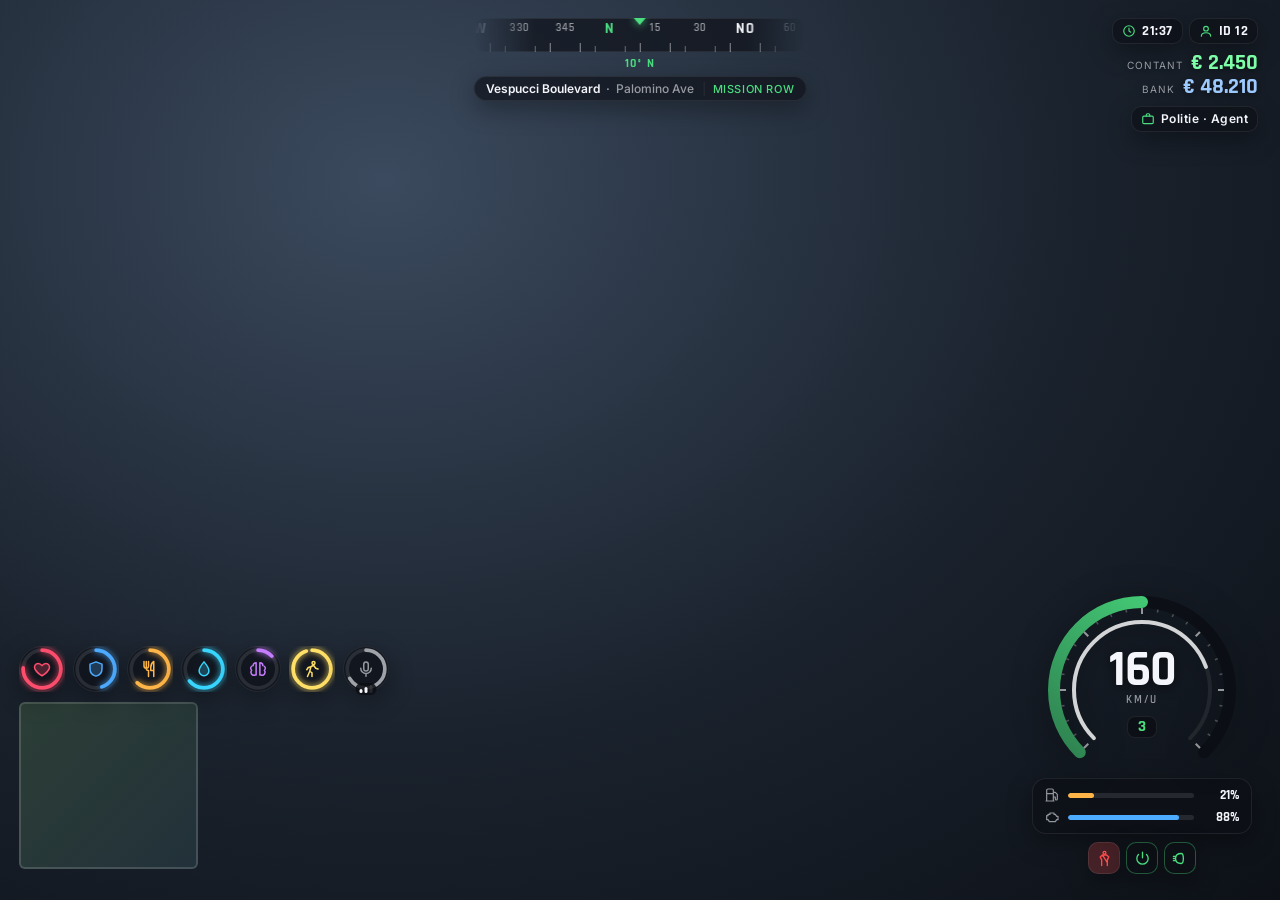
<file: resources/[scripts]/[main]/[hud]/wk-hud/html/index.html>
<!DOCTYPE html>
<html lang="nl">
<head>
    <meta charset="UTF-8">
    <meta name="viewport" content="width=device-width, initial-scale=1.0">
    <title>WK HUD</title>
    <link rel="preconnect" href="https://fonts.googleapis.com">
    <link href="https://fonts.googleapis.com/css2?family=Rajdhani:wght@500;600;700&family=Inter:wght@400;500;600&display=swap" rel="stylesheet">
    <link rel="stylesheet" href="style.css">
</head>
<body>
    <!-- Filmmodus -->
    <div id="cinema" class="cinema">
        <div class="cinema-bar top"></div>
        <div class="cinema-bar bottom"></div>
    </div>

    <div id="hud" class="hud hidden">

        <!-- ===== Kompas + straat (boven midden) ===== -->
        <section id="compass-wrap" class="compass-wrap" data-el="compass">
            <div class="compass">
                <div class="compass-strip" id="compass-strip"></div>
                <div class="compass-needle"></div>
            </div>
            <div class="compass-heading" id="heading">0° N</div>
            <div class="street" data-el="street">
                <span id="street">—</span>
                <span class="street-sep" id="cross-sep">·</span>
                <span id="cross" class="street-cross"></span>
                <span class="street-zone" id="zone"></span>
            </div>
        </section>

        <!-- ===== Info (rechtsboven) ===== -->
        <section class="info" data-el="info">
            <div class="info-row info-top">
                <span class="chip" data-el="clock"><svg viewBox="0 0 24 24"><circle cx="12" cy="12" r="9"/><path d="M12 7v5l3 2"/></svg><b id="clock">12:00</b></span>
                <span class="chip"><svg viewBox="0 0 24 24"><circle cx="12" cy="8" r="4"/><path d="M4 21c0-4 4-6 8-6s8 2 8 6"/></svg><b id="pid">ID 1</b></span>
            </div>
            <div class="money" data-el="money">
                <div class="money-row" id="cash-row"><span class="money-label">Contant</span><b id="cash" class="cash">€ 0</b></div>
                <div class="money-row" id="bank-row"><span class="money-label">Bank</span><b id="bank" class="bank">€ 0</b></div>
            </div>
            <div class="job" id="job-row" data-el="job"><svg viewBox="0 0 24 24"><rect x="3" y="7" width="18" height="13" rx="2"/><path d="M9 7V5a2 2 0 0 1 2-2h2a2 2 0 0 1 2 2v2"/></svg><span id="job"></span></div>
        </section>

        <!-- ===== Status (linksonder, naast minimap) ===== -->
        <section id="status" class="status" data-el="status">
            <div class="ring" id="ring-health" data-stat="health" data-el="health">
                <svg class="ring-svg" viewBox="0 0 44 44"><circle class="ring-bg" cx="22" cy="22" r="18"/><circle class="ring-fg" cx="22" cy="22" r="18"/></svg>
                <svg class="ring-icon" viewBox="0 0 24 24"><path d="M12 21s-7.5-4.6-9.5-9.2C1 8.3 3.2 4.5 7 4.5c2.1 0 3.6 1.1 5 3 1.4-1.9 2.9-3 5-3 3.8 0 6 3.8 4.5 7.3C19.5 16.4 12 21 12 21z"/></svg>
                <span class="ring-val"></span>
            </div>
            <div class="ring" id="ring-armor" data-stat="armor" data-el="armor">
                <svg class="ring-svg" viewBox="0 0 44 44"><circle class="ring-bg" cx="22" cy="22" r="18"/><circle class="ring-fg" cx="22" cy="22" r="18"/></svg>
                <svg class="ring-icon" viewBox="0 0 24 24"><path d="M12 2.5 4 5.5v6c0 5 3.4 8.8 8 10 4.6-1.2 8-5 8-10v-6z"/></svg>
                <span class="ring-val"></span>
            </div>
            <div class="ring" id="ring-hunger" data-stat="hunger" data-el="hunger">
                <svg class="ring-svg" viewBox="0 0 44 44"><circle class="ring-bg" cx="22" cy="22" r="18"/><circle class="ring-fg" cx="22" cy="22" r="18"/></svg>
                <svg class="ring-icon" viewBox="0 0 24 24"><path d="M7 2v9a3 3 0 0 0 3 3v8M4 2v6a3 3 0 0 0 3 3M10 2v6a3 3 0 0 1-3 3M17 22V2c-2.5 1.5-4 4.5-4 8v4h4"/></svg>
                <span class="ring-val"></span>
            </div>
            <div class="ring" id="ring-thirst" data-stat="thirst" data-el="thirst">
                <svg class="ring-svg" viewBox="0 0 44 44"><circle class="ring-bg" cx="22" cy="22" r="18"/><circle class="ring-fg" cx="22" cy="22" r="18"/></svg>
                <svg class="ring-icon" viewBox="0 0 24 24"><path d="M12 2.5S5.5 10 5.5 14.5a6.5 6.5 0 0 0 13 0C18.5 10 12 2.5 12 2.5z"/></svg>
                <span class="ring-val"></span>
            </div>
            <div class="ring" id="ring-stress" data-stat="stress" data-el="stress">
                <svg class="ring-svg" viewBox="0 0 44 44"><circle class="ring-bg" cx="22" cy="22" r="18"/><circle class="ring-fg" cx="22" cy="22" r="18"/></svg>
                <svg class="ring-icon" viewBox="0 0 24 24"><path d="M9.5 3.5a4 4 0 0 0-4 4 3.5 3.5 0 0 0-2 6.2A4 4 0 0 0 8 20h1.5V3.5zM14.5 3.5a4 4 0 0 1 4 4 3.5 3.5 0 0 1 2 6.2A4 4 0 0 1 16 20h-1.5V3.5z"/></svg>
                <span class="ring-val"></span>
            </div>
            <div class="ring" id="ring-stamina" data-stat="stamina" data-el="stamina">
                <svg class="ring-svg" viewBox="0 0 44 44"><circle class="ring-bg" cx="22" cy="22" r="18"/><circle class="ring-fg" cx="22" cy="22" r="18"/></svg>
                <svg class="ring-icon" viewBox="0 0 24 24"><circle cx="14" cy="4" r="2"/><path d="m6 22 3-7 3 2v5M9 15l1.5-6L14 7l3 4 3 1M10.5 9 7 10l-2 3"/></svg>
                <span class="ring-val"></span>
            </div>
            <div class="ring" id="ring-oxygen" data-stat="oxygen" data-el="oxygen">
                <svg class="ring-svg" viewBox="0 0 44 44"><circle class="ring-bg" cx="22" cy="22" r="18"/><circle class="ring-fg" cx="22" cy="22" r="18"/></svg>
                <svg class="ring-icon" viewBox="0 0 24 24"><circle cx="8" cy="15" r="4"/><circle cx="16" cy="8" r="3"/><circle cx="17" cy="17" r="2"/></svg>
                <span class="ring-val"></span>
            </div>
            <div class="ring voice" id="ring-voice" data-el="voice">
                <svg class="ring-svg" viewBox="0 0 44 44"><circle class="ring-bg" cx="22" cy="22" r="18"/><circle class="ring-fg" cx="22" cy="22" r="18"/></svg>
                <svg class="ring-icon" viewBox="0 0 24 24"><rect x="9" y="2.5" width="6" height="12" rx="3"/><path d="M5 11a7 7 0 0 0 14 0M12 18v3.5"/></svg>
                <span class="voice-bars"><i></i><i></i><i></i></span>
            </div>
        </section>

        <!-- ===== Voertuig (rechtsonder) ===== -->
        <section id="vehicle" class="vehicle" data-el="speedo">
            <div class="speedo">
                <svg class="speedo-svg" viewBox="0 0 200 200">
                    <defs>
                        <linearGradient id="speedGrad" x1="0" y1="1" x2="1" y2="0">
                            <stop offset="0%" stop-color="var(--accent)" stop-opacity=".55"/>
                            <stop offset="100%" stop-color="var(--accent)"/>
                        </linearGradient>
                    </defs>
                    <path class="speedo-track" d="M 37.8 162.2 A 88 88 0 1 1 162.2 162.2"/>
                    <path class="speedo-fill" id="speed-arc" d="M 37.8 162.2 A 88 88 0 1 1 162.2 162.2"/>
                    <path class="rpm-track" d="M 51.9 148.1 A 68 68 0 1 1 148.1 148.1"/>
                    <path class="rpm-fill" id="rpm-arc" d="M 51.9 148.1 A 68 68 0 1 1 148.1 148.1"/>
                    <g id="speedo-ticks"></g>
                </svg>
                <div class="speedo-center">
                    <div class="speed" id="speed">0</div>
                    <div class="unit" id="unit">KM/U</div>
                    <div class="gear" id="gear">N</div>
                </div>
                <div class="altitude" id="altitude"><span id="alt-val">0</span> m</div>
            </div>

            <div class="veh-bars">
                <div class="veh-bar" id="fuel-bar">
                    <svg viewBox="0 0 24 24"><path d="M4 21V5a2 2 0 0 1 2-2h6a2 2 0 0 1 2 2v16M3 21h12M4 10h10M14 8l3 0 3 3v7a1.5 1.5 0 0 1-3 0v-3h-3"/></svg>
                    <div class="bar"><div class="bar-fill" id="fuel-fill"></div></div>
                    <b id="fuel-val">100%</b>
                </div>
                <div class="veh-bar" id="engine-bar">
                    <svg viewBox="0 0 24 24"><path d="M4 10h2V8h3V6h6v2h2l2 3h2v5h-2l-2 3H8l-2-3H4z"/></svg>
                    <div class="bar"><div class="bar-fill" id="engine-fill"></div></div>
                    <b id="engine-val">100%</b>
                </div>
            </div>

            <div class="veh-icons">
                <span class="vicon" id="ic-belt" title="Gordel">
                    <svg viewBox="0 0 24 24"><circle cx="12" cy="4" r="2"/><path d="M8 22v-8l-2-4 3-3h6l3 3-2 4v8M9 7l7 11"/></svg>
                </span>
                <span class="vicon" id="ic-engine" title="Motor">
                    <svg viewBox="0 0 24 24"><path d="M12 3v8M6.3 6.3a8 8 0 1 0 11.4 0"/></svg>
                </span>
                <span class="vicon" id="ic-lights" title="Lichten">
                    <svg viewBox="0 0 24 24"><path d="M13 5C8 5 5 8 5 12s3 7 8 7c2 0 3-3 3-7s-1-7-3-7zM2 9h3M2 12h3M2 15h3"/></svg>
                </span>
                <span class="vicon warn" id="ic-fuel" title="Weinig brandstof">
                    <svg viewBox="0 0 24 24"><path d="M12 3 2 20h20zM12 10v4M12 17v.5"/></svg>
                </span>
            </div>
        </section>
    </div>

    <!-- ===== Instellingen (/hud) ===== -->
    <div id="settings" class="settings hidden">
        <div class="settings-panel">
            <header class="settings-head">
                <div>
                    <h1>HUD instellingen</h1>
                    <p>Wijzigingen worden automatisch opgeslagen.</p>
                </div>
                <button class="icon-btn" id="close-settings" aria-label="Sluiten">
                    <svg viewBox="0 0 24 24"><path d="M6 6l12 12M18 6 6 18"/></svg>
                </button>
            </header>

            <div class="settings-body">
                <div class="group">
                    <h2>Weergave</h2>
                    <label class="field">
                        <span>Grootte <em id="scale-val">100%</em></span>
                        <input type="range" id="opt-scale" min="70" max="130" step="5">
                    </label>
                    <div class="field">
                        <span>Accentkleur</span>
                        <div class="swatches" id="swatches"></div>
                    </div>
                    <div class="field">
                        <span>Snelheid</span>
                        <div class="seg" id="opt-unit">
                            <button data-v="kmh">KM/U</button>
                            <button data-v="mph">MPH</button>
                        </div>
                    </div>
                    <label class="toggle-row"><span>Waarden in ringen tonen</span><input type="checkbox" id="opt-values"><i></i></label>
                    <label class="toggle-row"><span>Volle ringen automatisch verbergen</span><input type="checkbox" id="opt-autohide"><i></i></label>
                </div>

                <div class="group">
                    <h2>Onderdelen</h2>
                    <div id="element-toggles"></div>
                </div>
            </div>

            <footer class="settings-foot">
                <button class="btn ghost" id="reset-settings">Standaard herstellen</button>
                <button class="btn" id="done-settings">Klaar</button>
            </footer>
        </div>
    </div>

    <script src="script.js"></script>
</body>
</html>
</file>
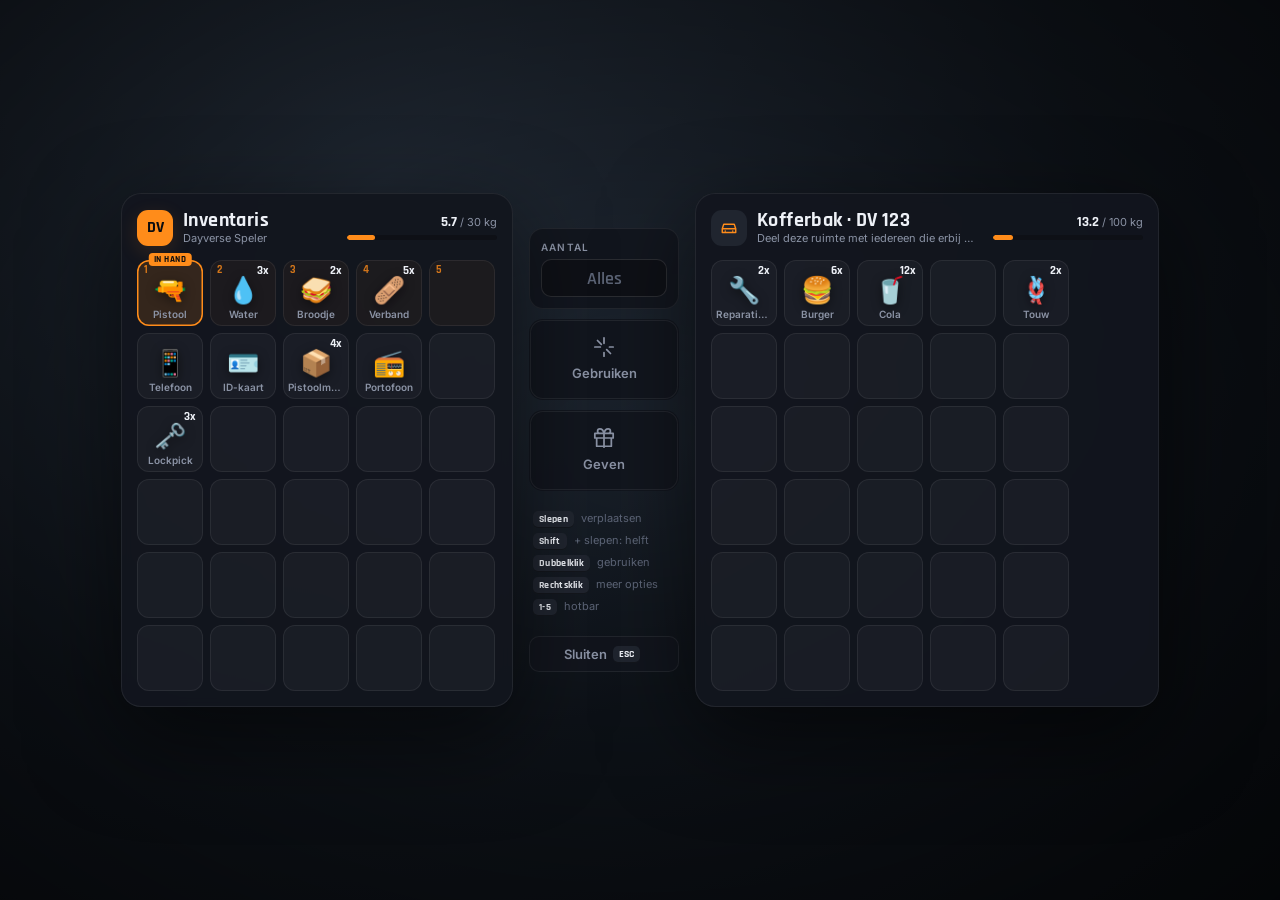
<file: resources/[scripts]/[main]/[inventory]/dv-inventory/html/index.html>
<!DOCTYPE html>
<html lang="nl">
<head>
    <meta charset="UTF-8">
    <meta name="viewport" content="width=device-width, initial-scale=1.0">
    <title>Dayverse Inventory</title>
    <link rel="preconnect" href="https://fonts.googleapis.com">
    <link href="https://fonts.googleapis.com/css2?family=Rajdhani:wght@600;700&family=Inter:wght@400;500;600&display=swap" rel="stylesheet">
    <link rel="stylesheet" href="style.css">
</head>
<body>

<div id="toasts" class="toasts"></div>

<!-- ============ Inventory ============ -->
<div id="inv" class="inv hidden">
    <div class="inv-wrap">
        <section class="pane" id="pane-player">
            <header class="pane-head">
                <div class="pane-title">
                    <div class="logo">DV</div>
                    <div>
                        <h1>Inventaris</h1>
                        <p id="player-name">Dayverse Roleplay</p>
                    </div>
                </div>
                <div class="weight">
                    <div class="weight-text"><b id="player-weight">0</b> / <span id="player-max">30</span> kg</div>
                    <div class="weight-bar"><i id="player-bar"></i></div>
                </div>
            </header>
            <div class="grid" id="grid-player"></div>
        </section>

        <aside class="center">
            <label class="amount">
                <span>Aantal</span>
                <input id="amount" type="number" min="0" placeholder="Alles">
            </label>
            <div class="zone" data-zone="use">
                <svg viewBox="0 0 24 24"><path d="M12 2v6M12 22v-4M4.9 4.9l4.2 4.2M14.9 14.9l4.2 4.2M2 12h6M22 12h-4"/></svg>
                <span>Gebruiken</span>
            </div>
            <div class="zone" data-zone="give">
                <svg viewBox="0 0 24 24"><path d="M20 12v9H4v-9M2 7h20v5H2zM12 22V7M12 7H7.5a2.5 2.5 0 1 1 0-5C11 2 12 7 12 7zM12 7h4.5a2.5 2.5 0 1 0 0-5C13 2 12 7 12 7z"/></svg>
                <span>Geven</span>
            </div>
            <div class="help">
                <p><span class="kbd">Slepen</span> verplaatsen</p>
                <p><span class="kbd">Shift</span> + slepen: helft</p>
                <p><span class="kbd">Dubbelklik</span> gebruiken</p>
                <p><span class="kbd">Rechtsklik</span> meer opties</p>
                <p><span class="kbd">1-5</span> hotbar</p>
            </div>
            <button class="btn ghost" id="close">Sluiten <span class="kbd">ESC</span></button>
        </aside>

        <section class="pane" id="pane-second">
            <header class="pane-head">
                <div class="pane-title">
                    <div class="logo soft" id="second-icon">
                        <svg viewBox="0 0 24 24"><path d="M3 20h18M5 20V10l7-6 7 6v10"/></svg>
                    </div>
                    <div>
                        <h1 id="second-label">Grond</h1>
                        <p id="second-sub">Sleep items hierheen om ze neer te leggen</p>
                    </div>
                </div>
                <div class="weight" id="second-weight-wrap">
                    <div class="weight-text"><b id="second-weight">0</b> / <span id="second-max">0</span> kg</div>
                    <div class="weight-bar"><i id="second-bar"></i></div>
                </div>
            </header>
            <div class="grid" id="grid-second"></div>
        </section>
    </div>
</div>

<!-- Tooltip, contextmenu en sleep-plaatje -->
<div id="tooltip" class="tooltip hidden"></div>
<div id="ctx" class="ctx hidden"></div>
<div id="ghost" class="drag-ghost hidden"></div>

<!-- Hotbar (bij indrukken 1-5) -->
<div id="hotbar" class="hotbar hidden"></div>

<!-- Item erbij / eraf -->
<div id="itembox" class="itembox"></div>

<!-- Voortgang (eten, drinken, repareren) -->
<div id="progress" class="progress hidden">
    <span id="progress-label">Bezig…</span>
    <div class="progress-bar"><i id="progress-fill"></i></div>
</div>

<script src="script.js"></script>
</body>
</html>
</file>
<file: resources/[scripts]/[main]/[admin]/dv-admin/html/style.css>
/* ============================================================
   dv-admin  |  stijl
   ============================================================ */

:root {
    --accent: #ff8c1a;
    --accent-soft: rgba(255, 140, 26, .14);
    --accent-line: rgba(255, 140, 26, .45);

    --bg: #0e1016;
    --panel: #13161e;
    --panel-2: #191d27;
    --panel-3: #20252f;
    --stroke: rgba(255, 255, 255, .07);
    --stroke-2: rgba(255, 255, 255, .12);
    --text: #eef1f7;
    --text-dim: #8b93a5;
    --text-mute: #5d6577;

    --danger: #ff5c6c;
    --danger-soft: rgba(255, 92, 108, .14);
    --warn: #facc15;
    --warn-soft: rgba(250, 204, 21, .14);
    --info: #4dabff;

    --radius: 14px;
    --font: 'Inter', 'Segoe UI', system-ui, sans-serif;
    --font-num: 'Rajdhani', 'Segoe UI', system-ui, sans-serif;
    --ease: cubic-bezier(.2, .8, .2, 1);
}

* { box-sizing: border-box; margin: 0; padding: 0; }

html, body {
    width: 100vw;
    height: 100vh;
    overflow: hidden;
    background: transparent;
    font: 400 13px/1.45 var(--font);
    color: var(--text);
    -webkit-font-smoothing: antialiased;
}

svg { display: block; fill: none; stroke: currentColor; stroke-width: 1.9; stroke-linecap: round; stroke-linejoin: round; }
button { font: inherit; color: inherit; border: 0; background: none; cursor: pointer; }
input, textarea, select { font: inherit; color: inherit; }

.hidden { opacity: 0 !important; visibility: hidden !important; pointer-events: none !important; }
.off { display: none !important; }

::-webkit-scrollbar { width: 6px; height: 6px; }
::-webkit-scrollbar-thumb { background: var(--stroke-2); border-radius: 3px; }

/* ------------------------------------------------------------
   Knoppen & velden
   ------------------------------------------------------------ */
.btn {
    display: inline-flex;
    align-items: center;
    justify-content: center;
    gap: 6px;
    height: 36px;
    padding: 0 14px;
    border-radius: 10px;
    background: var(--accent);
    color: #0a0c10;
    font-weight: 600;
    white-space: nowrap;
    transition: filter .15s, background .15s, transform .1s;
}
.btn:hover { filter: brightness(1.08); }
.btn:active { transform: translateY(1px); }
.btn:disabled { opacity: .45; cursor: not-allowed; filter: none; }
.btn.soft { background: var(--panel-3); color: var(--text); box-shadow: inset 0 0 0 1px var(--stroke); }
.btn.soft:hover { background: #262c38; }
.btn.ghost { background: transparent; color: var(--text-dim); }
.btn.ghost:hover { color: var(--text); background: var(--panel-3); }
.btn.danger { background: var(--danger); color: #fff; }
.btn.danger-soft { color: var(--danger); }
.btn.danger-soft:hover { background: var(--danger-soft); }
.btn.warn-soft { color: var(--warn); }
.btn.warn-soft:hover { background: var(--warn-soft); }
.btn.sm { height: 30px; padding: 0 10px; font-size: 12px; border-radius: 8px; }

input, textarea, select {
    width: 100%;
    min-width: 0;
    height: 36px;
    padding: 0 12px;
    border: 0;
    border-radius: 10px;
    background: var(--bg);
    box-shadow: inset 0 0 0 1px var(--stroke-2);
    outline: none;
    transition: box-shadow .15s;
}
textarea { height: auto; padding: 10px 12px; resize: none; }
input:focus, textarea:focus, select:focus { box-shadow: inset 0 0 0 1px var(--accent-line), 0 0 0 3px var(--accent-soft); }
input::placeholder, textarea::placeholder { color: var(--text-mute); }
select { appearance: none; cursor: pointer; }

code {
    padding: 1px 5px;
    border-radius: 5px;
    background: var(--bg);
    font: 12px ui-monospace, Consolas, monospace;
    color: var(--accent);
}

/* ------------------------------------------------------------
   Menu-venster
   ------------------------------------------------------------ */
.menu {
    position: fixed;
    top: 50%;
    left: 50%;
    width: min(1120px, 92vw);
    height: min(700px, 88vh);
    transform: translate(-50%, -50%);
    display: grid;
    grid-template-columns: 220px 1fr;
    border-radius: 20px;
    background: var(--panel);
    box-shadow: 0 40px 120px rgba(0, 0, 0, .65), inset 0 0 0 1px var(--stroke);
    overflow: hidden;
    transition: opacity .2s var(--ease), transform .25s var(--ease), visibility .2s;
}
.menu.hidden { transform: translate(-50%, -48%) scale(.98); }

.side {
    display: flex;
    flex-direction: column;
    gap: 18px;
    padding: 20px 14px;
    background: var(--bg);
    border-right: 1px solid var(--stroke);
}
.brand { display: flex; align-items: center; gap: 10px; padding: 0 6px; }
.logo {
    width: 38px;
    height: 38px;
    border-radius: 11px;
    display: grid;
    place-items: center;
    background: var(--accent);
    color: #0a0c10;
    font: 700 17px/1 var(--font-num);
    letter-spacing: .5px;
    box-shadow: 0 6px 20px var(--accent-soft);
}
.brand-name { font: 700 17px/1.1 var(--font-num); letter-spacing: .4px; }
.brand-sub { font-size: 11px; color: var(--text-dim); max-width: 140px; overflow: hidden; text-overflow: ellipsis; white-space: nowrap; }

.nav { display: flex; flex-direction: column; gap: 2px; flex: 1; }
.nav-btn {
    display: flex;
    align-items: center;
    gap: 10px;
    height: 40px;
    padding: 0 12px;
    border-radius: 10px;
    color: var(--text-dim);
    font-weight: 500;
    transition: background .15s, color .15s;
}
.nav-btn svg { width: 18px; height: 18px; }
.nav-btn svg.ext { width: 14px; height: 14px; margin-left: auto; opacity: .6; }
.nav-btn:hover { background: var(--panel-2); color: var(--text); }
.nav-btn.active { background: var(--accent-soft); color: var(--accent); }
.nav-count {
    margin-left: auto;
    min-width: 22px;
    padding: 1px 6px;
    border-radius: 999px;
    background: var(--panel-3);
    color: var(--text-dim);
    font: 700 11px/16px var(--font-num);
    text-align: center;
}
.nav-btn.active .nav-count { background: var(--accent); color: #0a0c10; }

.me {
    display: flex;
    align-items: center;
    gap: 10px;
    padding: 10px;
    border-radius: 12px;
    background: var(--panel-2);
}
.avatar {
    width: 34px;
    height: 34px;
    border-radius: 50%;
    display: grid;
    place-items: center;
    background: var(--panel-3);
    font: 700 14px/1 var(--font-num);
    color: var(--accent);
    flex: none;
}
.me-name { font-weight: 600; max-width: 130px; overflow: hidden; text-overflow: ellipsis; white-space: nowrap; }
.rank {
    display: inline-block;
    padding: 0 7px;
    border-radius: 6px;
    background: var(--accent-soft);
    color: var(--accent);
    font: 700 11px/18px var(--font-num);
    letter-spacing: .5px;
    text-transform: uppercase;
}

.main { position: relative; min-width: 0; min-height: 0; }
.close-btn {
    position: absolute;
    top: 18px;
    right: 18px;
    z-index: 2;
    width: 34px;
    height: 34px;
    border-radius: 10px;
    display: grid;
    place-items: center;
    background: var(--panel-2);
    color: var(--text-dim);
    transition: color .15s, background .15s;
}
.close-btn:hover { color: var(--text); background: var(--panel-3); }
.close-btn svg { width: 16px; height: 16px; }

.tab {
    position: absolute;
    inset: 0;
    display: none;
    flex-direction: column;
    gap: 16px;
    padding: 22px 26px;
    overflow-y: auto;
}
.tab.active { display: flex; animation: fade-in .25s var(--ease); }
@keyframes fade-in { from { opacity: 0; transform: translateY(6px); } to { opacity: 1; transform: none; } }

.tab-head {
    display: flex;
    justify-content: space-between;
    align-items: flex-end;
    gap: 16px;
    padding-right: 48px;
}
.tab-head h1 { font: 700 26px/1.1 var(--font-num); letter-spacing: .4px; }
.tab-head p { color: var(--text-dim); font-size: 12px; margin-top: 2px; }

.search {
    position: relative;
    width: 280px;
    flex: none;
}
.search svg { position: absolute; left: 11px; top: 10px; width: 16px; height: 16px; color: var(--text-mute); }
.search input { padding-left: 34px; }

.card {
    padding: 16px;
    border-radius: var(--radius);
    background: var(--panel-2);
    box-shadow: inset 0 0 0 1px var(--stroke);
    display: flex;
    flex-direction: column;
    gap: 12px;
}
.card h2 {
    font-size: 11px;
    font-weight: 600;
    letter-spacing: 1.2px;
    text-transform: uppercase;
    color: var(--text-dim);
}
.card.wide { grid-column: span 2; }

.cols {
    display: grid;
    grid-template-columns: repeat(auto-fill, minmax(280px, 1fr));
    gap: 14px;
    align-items: start;
}
.grid.toggles {
    display: grid;
    grid-template-columns: repeat(5, 1fr);
    gap: 10px;
}
.toggle-card {
    position: relative;
    display: flex;
    flex-direction: column;
    align-items: flex-start;
    gap: 16px;
    padding: 14px;
    border-radius: var(--radius);
    background: var(--panel-2);
    box-shadow: inset 0 0 0 1px var(--stroke);
    text-align: left;
    font-weight: 600;
    transition: background .2s, box-shadow .2s;
}
.toggle-card svg { width: 22px; height: 22px; color: var(--text-dim); transition: color .2s; }
.toggle-card:hover { background: var(--panel-3); }
.toggle-card.on { background: var(--accent-soft); box-shadow: inset 0 0 0 1px var(--accent-line); }
.toggle-card.on svg { color: var(--accent); }
.switch {
    position: absolute;
    top: 14px;
    right: 14px;
    width: 30px;
    height: 17px;
    border-radius: 999px;
    background: var(--panel-3);
    transition: background .2s;
}
.switch::after {
    content: '';
    position: absolute;
    top: 2.5px;
    left: 2.5px;
    width: 12px;
    height: 12px;
    border-radius: 50%;
    background: var(--text-dim);
    transition: transform .2s var(--ease), background .2s;
}
.toggle-card.on .switch { background: var(--accent); }
.toggle-card.on .switch::after { transform: translateX(13px); background: #0a0c10; }

.btn-grid { display: grid; grid-template-columns: 1fr 1fr; gap: 8px; }
.btn-grid.one { grid-template-columns: 1fr; }
.row { display: flex; gap: 8px; }
.tp-grid { display: grid; grid-template-columns: 1fr 1fr; gap: 8px; }
.tp-grid .btn { grid-column: span 1; }
.stack { display: flex; flex-direction: column; gap: 10px; }
.hint { font-size: 11px; color: var(--text-mute); }

.coords-out {
    display: flex;
    flex-direction: column;
    gap: 6px;
}
.coord-line {
    display: flex;
    justify-content: space-between;
    align-items: center;
    gap: 8px;
    padding: 6px 6px 6px 10px;
    border-radius: 8px;
    background: var(--bg);
    font: 12px ui-monospace, Consolas, monospace;
}
.coord-line span { overflow: hidden; text-overflow: ellipsis; white-space: nowrap; }

/* ------------------------------------------------------------
   Spelers
   ------------------------------------------------------------ */
.players {
    flex: 1;
    min-height: 0;
    display: grid;
    grid-template-columns: 1fr 360px;
    gap: 14px;
}
.player-list {
    min-height: 0;
    overflow-y: auto;
    display: flex;
    flex-direction: column;
    gap: 4px;
    padding-right: 4px;
}
.p-row {
    display: grid;
    grid-template-columns: 44px 1fr 90px 60px;
    align-items: center;
    gap: 12px;
    padding: 9px 12px;
    border-radius: 11px;
    background: var(--panel-2);
    box-shadow: inset 0 0 0 1px transparent;
    text-align: left;
    transition: background .15s, box-shadow .15s;
}
.p-row:hover { background: var(--panel-3); }
.p-row.active { box-shadow: inset 0 0 0 1px var(--accent-line); background: var(--accent-soft); }
.p-id {
    height: 26px;
    border-radius: 8px;
    display: grid;
    place-items: center;
    background: var(--bg);
    font: 700 13px/1 var(--font-num);
    color: var(--accent);
}
.p-name { min-width: 0; }
.p-name b { display: flex; align-items: center; gap: 6px; font-weight: 600; min-width: 0; }
.p-name b .nm { overflow: hidden; text-overflow: ellipsis; white-space: nowrap; min-width: 0; }
.p-name b .badge { margin-left: 0; flex: none; }
.p-name small { color: var(--text-mute); font-size: 11px; }
.badge {
    display: inline-block;
    padding: 0 6px;
    margin-left: 6px;
    border-radius: 5px;
    font: 700 10px/16px var(--font-num);
    letter-spacing: .5px;
    text-transform: uppercase;
    vertical-align: 1px;
}
.badge.staff { background: var(--accent-soft); color: var(--accent); }
.badge.frozen { background: rgba(77, 171, 255, .15); color: var(--info); }
.badge.warns { background: var(--warn-soft); color: var(--warn); }
.badge.you { background: var(--panel-3); color: var(--text-dim); }

.hp { display: flex; flex-direction: column; gap: 3px; }
.hp-bar { height: 4px; border-radius: 2px; background: var(--bg); overflow: hidden; }
.hp-bar i { display: block; height: 100%; border-radius: 2px; background: var(--danger); }
.hp-bar.armor i { background: var(--info); }
.ping { font: 700 13px/1 var(--font-num); text-align: right; color: var(--text-dim); }
.ping.good { color: var(--accent); }
.ping.mid { color: var(--warn); }
.ping.bad { color: var(--danger); }

.player-detail {
    min-height: 0;
    overflow-y: auto;
    border-radius: var(--radius);
    background: var(--panel-2);
    box-shadow: inset 0 0 0 1px var(--stroke);
}
.empty {
    height: 100%;
    min-height: 200px;
    display: flex;
    flex-direction: column;
    align-items: center;
    justify-content: center;
    gap: 10px;
    color: var(--text-mute);
    text-align: center;
    padding: 20px;
}
.empty svg { width: 34px; height: 34px; }

.pd { padding: 18px; display: flex; flex-direction: column; gap: 16px; }
.pd-head { display: flex; align-items: center; gap: 12px; }
.pd-head .avatar { width: 46px; height: 46px; font-size: 18px; }
.pd-head h2 { font: 700 20px/1.1 var(--font-num); word-break: break-word; }
.pd-head p { color: var(--text-dim); font-size: 12px; }
.stats { display: grid; grid-template-columns: repeat(4, 1fr); gap: 6px; }
.stat {
    padding: 8px;
    border-radius: 10px;
    background: var(--bg);
    text-align: center;
}
.stat b { display: block; font: 700 17px/1.1 var(--font-num); }
.stat span { font-size: 10px; color: var(--text-mute); text-transform: uppercase; letter-spacing: .6px; }

.pd-section h3 {
    font-size: 10px;
    font-weight: 600;
    letter-spacing: 1.2px;
    text-transform: uppercase;
    color: var(--text-mute);
    margin-bottom: 8px;
}
.pd-actions { display: grid; grid-template-columns: repeat(3, 1fr); gap: 6px; }
.pd-actions .btn { height: 34px; font-size: 12px; padding: 0 8px; }

.ids { display: flex; flex-direction: column; gap: 4px; }
.id-line {
    display: flex;
    align-items: center;
    gap: 8px;
    padding: 6px 8px;
    border-radius: 8px;
    background: var(--bg);
    font: 11px ui-monospace, Consolas, monospace;
    color: var(--text-dim);
    cursor: pointer;
    transition: color .15s;
}
.id-line:hover { color: var(--text); }
.id-line b { color: var(--text-mute); font-family: var(--font); font-weight: 600; font-size: 10px; text-transform: uppercase; width: 52px; flex: none; }
.id-line span { overflow: hidden; text-overflow: ellipsis; white-space: nowrap; }

.warn-list { display: flex; flex-direction: column; gap: 6px; }
.warn-item {
    padding: 8px 10px;
    border-radius: 8px;
    background: var(--warn-soft);
    font-size: 12px;
}
.warn-item small { display: block; color: var(--text-dim); font-size: 11px; }

/* ------------------------------------------------------------
   Bans & logs
   ------------------------------------------------------------ */
.table { display: flex; flex-direction: column; gap: 6px; }
.ban-row {
    display: grid;
    grid-template-columns: 90px 1.1fr 1.6fr 1fr auto;
    align-items: center;
    gap: 14px;
    padding: 12px 14px;
    border-radius: 12px;
    background: var(--panel-2);
}
.ban-row .ban-id { font: 700 14px/1 var(--font-num); color: var(--danger); letter-spacing: .5px; }
.ban-row b { font-weight: 600; }
.ban-row small { display: block; color: var(--text-mute); font-size: 11px; }
.ban-row .reason { color: var(--text-dim); }

.logs { display: flex; flex-direction: column; gap: 4px; }
.log {
    display: grid;
    grid-template-columns: 76px 150px 1fr;
    gap: 12px;
    align-items: baseline;
    padding: 9px 14px;
    border-radius: 10px;
    background: var(--panel-2);
}
.log time { font: 600 12px/1 var(--font-num); color: var(--text-mute); }
.log .who { font-weight: 600; overflow: hidden; text-overflow: ellipsis; white-space: nowrap; }
.log .what b { color: var(--accent); font-weight: 600; }
.log .what span { color: var(--text-dim); }

/* ------------------------------------------------------------
   Modal
   ------------------------------------------------------------ */
.modal {
    position: fixed;
    inset: 0;
    z-index: 50;
    display: grid;
    place-items: center;
    background: rgba(0, 0, 0, .5);
    transition: opacity .15s, visibility .15s;
}
.modal-card {
    width: min(420px, 90vw);
    padding: 20px;
    border-radius: 16px;
    background: var(--panel-2);
    box-shadow: 0 30px 80px rgba(0, 0, 0, .6), inset 0 0 0 1px var(--stroke-2);
    display: flex;
    flex-direction: column;
    gap: 12px;
}
.modal-card h2 { font: 700 20px/1.1 var(--font-num); }
.modal-card p { color: var(--text-dim); }
.modal-card p:empty { display: none; }
.modal-actions { display: flex; justify-content: flex-end; gap: 8px; margin-top: 4px; }
.field-label { font-size: 11px; font-weight: 600; color: var(--text-dim); margin-bottom: -4px; }
.chips { display: flex; flex-wrap: wrap; gap: 6px; }
.chip {
    padding: 6px 10px;
    border-radius: 8px;
    background: var(--bg);
    box-shadow: inset 0 0 0 1px var(--stroke-2);
    font-size: 12px;
    font-weight: 500;
    color: var(--text-dim);
    transition: all .15s;
}
.chip.active { background: var(--danger-soft); color: var(--danger); box-shadow: inset 0 0 0 1px var(--danger); }

/* ------------------------------------------------------------
   Overlays
   ------------------------------------------------------------ */
.toasts {
    position: fixed;
    top: 24px;
    right: 24px;
    z-index: 80;
    display: flex;
    flex-direction: column;
    gap: 8px;
    align-items: flex-end;
}
.toast {
    --c: var(--accent);
    display: flex;
    align-items: center;
    gap: 10px;
    max-width: 360px;
    padding: 11px 14px;
    border-radius: 12px;
    background: rgba(19, 22, 30, .96);
    box-shadow: 0 10px 30px rgba(0, 0, 0, .45), inset 3px 0 0 var(--c);
    font-weight: 500;
    animation: toast-in .3s var(--ease);
}
.toast.error { --c: var(--danger); }
.toast.warn { --c: var(--warn); }
.toast.info { --c: var(--info); }
.toast svg { width: 18px; height: 18px; color: var(--c); flex: none; }
.toast.out { animation: toast-out .25s var(--ease) forwards; }
@keyframes toast-in { from { opacity: 0; transform: translateX(20px); } to { opacity: 1; transform: none; } }
@keyframes toast-out { to { opacity: 0; transform: translateX(20px); } }

.announce {
    position: fixed;
    top: 90px;
    left: 50%;
    transform: translateX(-50%);
    z-index: 70;
    display: flex;
    gap: 14px;
    align-items: flex-start;
    width: min(620px, 90vw);
    padding: 16px 20px;
    border-radius: 16px;
    background: rgba(19, 22, 30, .95);
    box-shadow: 0 20px 60px rgba(0, 0, 0, .5), inset 0 0 0 1px var(--accent-line);
    transition: opacity .3s var(--ease), transform .3s var(--ease), visibility .3s;
}
.announce.hidden { transform: translate(-50%, -12px); }
.announce-icon {
    width: 40px;
    height: 40px;
    border-radius: 12px;
    display: grid;
    place-items: center;
    background: var(--accent-soft);
    color: var(--accent);
    flex: none;
}
.announce-icon svg { width: 22px; height: 22px; }
.announce-title { font: 700 13px/1 var(--font-num); letter-spacing: 1px; text-transform: uppercase; color: var(--accent); margin-bottom: 6px; }
.announce-msg { font-size: 15px; font-weight: 500; white-space: pre-wrap; word-break: break-word; }

.dm {
    position: fixed;
    top: 50%;
    right: 24px;
    z-index: 70;
    width: 320px;
    padding: 14px 16px;
    border-radius: 14px;
    background: rgba(19, 22, 30, .95);
    box-shadow: 0 20px 60px rgba(0, 0, 0, .5), inset 3px 0 0 var(--info);
    transition: opacity .3s var(--ease), transform .3s var(--ease), visibility .3s;
}
.dm.hidden { transform: translateX(20px); }
.dm-head { display: flex; align-items: center; gap: 6px; font-size: 11px; font-weight: 600; text-transform: uppercase; letter-spacing: .8px; color: var(--info); margin-bottom: 6px; }
.dm-head svg { width: 14px; height: 14px; }
.dm-head b { color: var(--text); text-transform: none; letter-spacing: 0; }
.dm-msg { font-size: 14px; white-space: pre-wrap; word-break: break-word; }

.warn {
    position: fixed;
    inset: 0;
    z-index: 90;
    display: grid;
    place-items: center;
    background: rgba(40, 6, 10, .78);
    backdrop-filter: blur(6px);
    transition: opacity .3s, visibility .3s;
}
.warn-card {
    width: min(520px, 90vw);
    padding: 32px;
    border-radius: 20px;
    background: var(--panel);
    box-shadow: 0 40px 120px rgba(0, 0, 0, .6), inset 0 0 0 1px rgba(255, 92, 108, .35);
    text-align: center;
    display: flex;
    flex-direction: column;
    align-items: center;
    gap: 12px;
    animation: shake .5s var(--ease);
}
.warn-icon {
    width: 64px;
    height: 64px;
    border-radius: 50%;
    display: grid;
    place-items: center;
    background: var(--danger-soft);
    color: var(--danger);
}
.warn-icon svg { width: 32px; height: 32px; }
.warn-card h1 { font: 700 26px/1.1 var(--font-num); }
.warn-reason { font-size: 16px; font-weight: 500; padding: 12px 16px; border-radius: 12px; background: var(--bg); width: 100%; word-break: break-word; }
.warn-from { color: var(--text-dim); }
.warn-card .btn { margin-top: 8px; height: 42px; padding: 0 22px; }
@keyframes shake {
    0%, 100% { transform: none; }
    20% { transform: translateX(-8px); }
    40% { transform: translateX(8px); }
    60% { transform: translateX(-5px); }
    80% { transform: translateX(5px); }
}

.pill-bar {
    position: fixed;
    bottom: 40px;
    left: 50%;
    transform: translateX(-50%);
    z-index: 60;
    display: flex;
    align-items: center;
    gap: 8px;
    padding: 9px 16px;
    border-radius: 999px;
    background: rgba(19, 22, 30, .9);
    box-shadow: 0 10px 30px rgba(0, 0, 0, .4), inset 0 0 0 1px var(--stroke-2);
    font-size: 12px;
    color: var(--text-dim);
    white-space: nowrap;
    transition: opacity .2s, visibility .2s;
}
.pill-bar b { color: var(--text); }
.pill-bar.noclip { bottom: 88px; }
.kbd {
    padding: 1px 7px;
    border-radius: 5px;
    background: var(--panel-3);
    box-shadow: inset 0 -1px 0 rgba(0, 0, 0, .4);
    font: 700 11px/18px var(--font-num);
    color: var(--text);
    letter-spacing: .4px;
}
.dot { width: 8px; height: 8px; border-radius: 50%; background: var(--accent); box-shadow: 0 0 8px var(--accent); }
.dot.live { background: var(--danger); box-shadow: 0 0 8px var(--danger); animation: blink 1.2s infinite; }
@keyframes blink { 50% { opacity: .3; } }

/* ESX-gegevens in spelerdetail */
.esx-grid { display: grid; grid-template-columns: 1fr 1fr; gap: 6px; }
.esx-grid div { padding: 7px 9px; border-radius: 8px; background: var(--bg); }
.esx-grid span { display: block; font-size: 10px; text-transform: uppercase; letter-spacing: .6px; color: var(--text-mute); font-weight: 600; }
.esx-grid b { font-weight: 600; font-size: 12px; overflow: hidden; text-overflow: ellipsis; white-space: nowrap; display: block; }

/* Voorbeeld in de browser */
body.preview { background: radial-gradient(ellipse at 30% 20%, #3b4a5e 0%, #1a222d 55%, #0d1117 100%); }
</file>
<file: resources/[scripts]/[main]/[admin]/dv-reports/html/style.css>
/* ============================================================
   dv-reports  |  stijl
   ============================================================ */

:root {
    --accent: #ff8c1a;
    --accent-soft: rgba(255, 140, 26, .14);
    --accent-line: rgba(255, 140, 26, .45);

    --bg: #0e1016;
    --panel: #13161e;
    --panel-2: #191d27;
    --panel-3: #20252f;
    --stroke: rgba(255, 255, 255, .07);
    --stroke-2: rgba(255, 255, 255, .12);
    --text: #eef1f7;
    --text-dim: #8b93a5;
    --text-mute: #5d6577;

    --danger: #ff5c6c;
    --danger-soft: rgba(255, 92, 108, .14);
    --warn: #facc15;
    --warn-soft: rgba(250, 204, 21, .14);
    --info: #4dabff;

    --radius: 14px;
    --font: 'Inter', 'Segoe UI', system-ui, sans-serif;
    --font-num: 'Rajdhani', 'Segoe UI', system-ui, sans-serif;
    --ease: cubic-bezier(.2, .8, .2, 1);
}

* { box-sizing: border-box; margin: 0; padding: 0; }

html, body {
    width: 100vw;
    height: 100vh;
    overflow: hidden;
    background: transparent;
    font: 400 13px/1.45 var(--font);
    color: var(--text);
    -webkit-font-smoothing: antialiased;
}

svg { display: block; fill: none; stroke: currentColor; stroke-width: 1.9; stroke-linecap: round; stroke-linejoin: round; }
button { font: inherit; color: inherit; border: 0; background: none; cursor: pointer; }
input, textarea, select { font: inherit; color: inherit; }

.hidden { opacity: 0 !important; visibility: hidden !important; pointer-events: none !important; }
.off { display: none !important; }

::-webkit-scrollbar { width: 6px; height: 6px; }
::-webkit-scrollbar-thumb { background: var(--stroke-2); border-radius: 3px; }

/* ------------------------------------------------------------
   Knoppen & velden
   ------------------------------------------------------------ */
.btn {
    display: inline-flex;
    align-items: center;
    justify-content: center;
    gap: 6px;
    height: 36px;
    padding: 0 14px;
    border-radius: 10px;
    background: var(--accent);
    color: #0a0c10;
    font-weight: 600;
    white-space: nowrap;
    transition: filter .15s, background .15s, transform .1s;
}
.btn:hover { filter: brightness(1.08); }
.btn:active { transform: translateY(1px); }
.btn:disabled { opacity: .45; cursor: not-allowed; filter: none; }
.btn.soft { background: var(--panel-3); color: var(--text); box-shadow: inset 0 0 0 1px var(--stroke); }
.btn.soft:hover { background: #262c38; }
.btn.ghost { background: transparent; color: var(--text-dim); }
.btn.ghost:hover { color: var(--text); background: var(--panel-3); }
.btn.danger { background: var(--danger); color: #fff; }
.btn.danger-soft { color: var(--danger); }
.btn.danger-soft:hover { background: var(--danger-soft); }
.btn.warn-soft { color: var(--warn); }
.btn.warn-soft:hover { background: var(--warn-soft); }
.btn.sm { height: 30px; padding: 0 10px; font-size: 12px; border-radius: 8px; }

input, textarea, select {
    width: 100%;
    min-width: 0;
    height: 36px;
    padding: 0 12px;
    border: 0;
    border-radius: 10px;
    background: var(--bg);
    box-shadow: inset 0 0 0 1px var(--stroke-2);
    outline: none;
    transition: box-shadow .15s;
}
textarea { height: auto; padding: 10px 12px; resize: none; }
input:focus, textarea:focus, select:focus { box-shadow: inset 0 0 0 1px var(--accent-line), 0 0 0 3px var(--accent-soft); }
input::placeholder, textarea::placeholder { color: var(--text-mute); }
select { appearance: none; cursor: pointer; }

code {
    padding: 1px 5px;
    border-radius: 5px;
    background: var(--bg);
    font: 12px ui-monospace, Consolas, monospace;
    color: var(--accent);
}

/* ------------------------------------------------------------
   Menu-venster
   ------------------------------------------------------------ */
.menu {
    position: fixed;
    top: 50%;
    left: 50%;
    width: min(1120px, 92vw);
    height: min(700px, 88vh);
    transform: translate(-50%, -50%);
    display: grid;
    grid-template-columns: 220px 1fr;
    border-radius: 20px;
    background: var(--panel);
    box-shadow: 0 40px 120px rgba(0, 0, 0, .65), inset 0 0 0 1px var(--stroke);
    overflow: hidden;
    transition: opacity .2s var(--ease), transform .25s var(--ease), visibility .2s;
}
.menu.hidden { transform: translate(-50%, -48%) scale(.98); }

.side {
    display: flex;
    flex-direction: column;
    gap: 18px;
    padding: 20px 14px;
    background: var(--bg);
    border-right: 1px solid var(--stroke);
}
.brand { display: flex; align-items: center; gap: 10px; padding: 0 6px; }
.logo {
    width: 38px;
    height: 38px;
    border-radius: 11px;
    display: grid;
    place-items: center;
    background: var(--accent);
    color: #0a0c10;
    font: 700 17px/1 var(--font-num);
    letter-spacing: .5px;
    box-shadow: 0 6px 20px var(--accent-soft);
}
.brand-name { font: 700 17px/1.1 var(--font-num); letter-spacing: .4px; }
.brand-sub { font-size: 11px; color: var(--text-dim); max-width: 140px; overflow: hidden; text-overflow: ellipsis; white-space: nowrap; }

.nav { display: flex; flex-direction: column; gap: 2px; flex: 1; }
.nav-btn {
    display: flex;
    align-items: center;
    gap: 10px;
    height: 40px;
    padding: 0 12px;
    border-radius: 10px;
    color: var(--text-dim);
    font-weight: 500;
    transition: background .15s, color .15s;
}
.nav-btn svg { width: 18px; height: 18px; }
.nav-btn svg.ext { width: 14px; height: 14px; margin-left: auto; opacity: .6; }
.nav-btn:hover { background: var(--panel-2); color: var(--text); }
.nav-btn.active { background: var(--accent-soft); color: var(--accent); }
.nav-count {
    margin-left: auto;
    min-width: 22px;
    padding: 1px 6px;
    border-radius: 999px;
    background: var(--panel-3);
    color: var(--text-dim);
    font: 700 11px/16px var(--font-num);
    text-align: center;
}
.nav-btn.active .nav-count { background: var(--accent); color: #0a0c10; }

.me {
    display: flex;
    align-items: center;
    gap: 10px;
    padding: 10px;
    border-radius: 12px;
    background: var(--panel-2);
}
.avatar {
    width: 34px;
    height: 34px;
    border-radius: 50%;
    display: grid;
    place-items: center;
    background: var(--panel-3);
    font: 700 14px/1 var(--font-num);
    color: var(--accent);
    flex: none;
}
.me-name { font-weight: 600; max-width: 130px; overflow: hidden; text-overflow: ellipsis; white-space: nowrap; }
.rank {
    display: inline-block;
    padding: 0 7px;
    border-radius: 6px;
    background: var(--accent-soft);
    color: var(--accent);
    font: 700 11px/18px var(--font-num);
    letter-spacing: .5px;
    text-transform: uppercase;
}

.main { position: relative; min-width: 0; min-height: 0; }
.close-btn {
    position: absolute;
    top: 18px;
    right: 18px;
    z-index: 2;
    width: 34px;
    height: 34px;
    border-radius: 10px;
    display: grid;
    place-items: center;
    background: var(--panel-2);
    color: var(--text-dim);
    transition: color .15s, background .15s;
}
.close-btn:hover { color: var(--text); background: var(--panel-3); }
.close-btn svg { width: 16px; height: 16px; }

.tab {
    position: absolute;
    inset: 0;
    display: none;
    flex-direction: column;
    gap: 16px;
    padding: 22px 26px;
    overflow-y: auto;
}
.tab.active { display: flex; animation: fade-in .25s var(--ease); }
@keyframes fade-in { from { opacity: 0; transform: translateY(6px); } to { opacity: 1; transform: none; } }

.tab-head {
    display: flex;
    justify-content: space-between;
    align-items: flex-end;
    gap: 16px;
    padding-right: 48px;
}
.tab-head h1 { font: 700 26px/1.1 var(--font-num); letter-spacing: .4px; }
.tab-head p { color: var(--text-dim); font-size: 12px; margin-top: 2px; }

.search {
    position: relative;
    width: 280px;
    flex: none;
}
.search svg { position: absolute; left: 11px; top: 10px; width: 16px; height: 16px; color: var(--text-mute); }
.search input { padding-left: 34px; }

.card {
    padding: 16px;
    border-radius: var(--radius);
    background: var(--panel-2);
    box-shadow: inset 0 0 0 1px var(--stroke);
    display: flex;
    flex-direction: column;
    gap: 12px;
}
.card h2 {
    font-size: 11px;
    font-weight: 600;
    letter-spacing: 1.2px;
    text-transform: uppercase;
    color: var(--text-dim);
}
.card.wide { grid-column: span 2; }

.cols {
    display: grid;
    grid-template-columns: repeat(auto-fill, minmax(280px, 1fr));
    gap: 14px;
    align-items: start;
}
.grid.toggles {
    display: grid;
    grid-template-columns: repeat(5, 1fr);
    gap: 10px;
}
.toggle-card {
    position: relative;
    display: flex;
    flex-direction: column;
    align-items: flex-start;
    gap: 16px;
    padding: 14px;
    border-radius: var(--radius);
    background: var(--panel-2);
    box-shadow: inset 0 0 0 1px var(--stroke);
    text-align: left;
    font-weight: 600;
    transition: background .2s, box-shadow .2s;
}
.toggle-card svg { width: 22px; height: 22px; color: var(--text-dim); transition: color .2s; }
.toggle-card:hover { background: var(--panel-3); }
.toggle-card.on { background: var(--accent-soft); box-shadow: inset 0 0 0 1px var(--accent-line); }
.toggle-card.on svg { color: var(--accent); }
.switch {
    position: absolute;
    top: 14px;
    right: 14px;
    width: 30px;
    height: 17px;
    border-radius: 999px;
    background: var(--panel-3);
    transition: background .2s;
}
.switch::after {
    content: '';
    position: absolute;
    top: 2.5px;
    left: 2.5px;
    width: 12px;
    height: 12px;
    border-radius: 50%;
    background: var(--text-dim);
    transition: transform .2s var(--ease), background .2s;
}
.toggle-card.on .switch { background: var(--accent); }
.toggle-card.on .switch::after { transform: translateX(13px); background: #0a0c10; }

.btn-grid { display: grid; grid-template-columns: 1fr 1fr; gap: 8px; }
.btn-grid.one { grid-template-columns: 1fr; }
.row { display: flex; gap: 8px; }
.tp-grid { display: grid; grid-template-columns: 1fr 1fr; gap: 8px; }
.tp-grid .btn { grid-column: span 1; }
.stack { display: flex; flex-direction: column; gap: 10px; }
.hint { font-size: 11px; color: var(--text-mute); }

.coords-out {
    display: flex;
    flex-direction: column;
    gap: 6px;
}
.coord-line {
    display: flex;
    justify-content: space-between;
    align-items: center;
    gap: 8px;
    padding: 6px 6px 6px 10px;
    border-radius: 8px;
    background: var(--bg);
    font: 12px ui-monospace, Consolas, monospace;
}
.coord-line span { overflow: hidden; text-overflow: ellipsis; white-space: nowrap; }

/* ------------------------------------------------------------
   Spelers
   ------------------------------------------------------------ */
.players {
    flex: 1;
    min-height: 0;
    display: grid;
    grid-template-columns: 1fr 360px;
    gap: 14px;
}
.player-list {
    min-height: 0;
    overflow-y: auto;
    display: flex;
    flex-direction: column;
    gap: 4px;
    padding-right: 4px;
}
.p-row {
    display: grid;
    grid-template-columns: 44px 1fr 90px 60px;
    align-items: center;
    gap: 12px;
    padding: 9px 12px;
    border-radius: 11px;
    background: var(--panel-2);
    box-shadow: inset 0 0 0 1px transparent;
    text-align: left;
    transition: background .15s, box-shadow .15s;
}
.p-row:hover { background: var(--panel-3); }
.p-row.active { box-shadow: inset 0 0 0 1px var(--accent-line); background: var(--accent-soft); }
.p-id {
    height: 26px;
    border-radius: 8px;
    display: grid;
    place-items: center;
    background: var(--bg);
    font: 700 13px/1 var(--font-num);
    color: var(--accent);
}
.p-name { min-width: 0; }
.p-name b { display: flex; align-items: center; gap: 6px; font-weight: 600; min-width: 0; }
.p-name b .nm { overflow: hidden; text-overflow: ellipsis; white-space: nowrap; min-width: 0; }
.p-name b .badge { margin-left: 0; flex: none; }
.p-name small { color: var(--text-mute); font-size: 11px; }
.badge {
    display: inline-block;
    padding: 0 6px;
    margin-left: 6px;
    border-radius: 5px;
    font: 700 10px/16px var(--font-num);
    letter-spacing: .5px;
    text-transform: uppercase;
    vertical-align: 1px;
}
.badge.staff { background: var(--accent-soft); color: var(--accent); }
.badge.frozen { background: rgba(77, 171, 255, .15); color: var(--info); }
.badge.warns { background: var(--warn-soft); color: var(--warn); }
.badge.you { background: var(--panel-3); color: var(--text-dim); }

.hp { display: flex; flex-direction: column; gap: 3px; }
.hp-bar { height: 4px; border-radius: 2px; background: var(--bg); overflow: hidden; }
.hp-bar i { display: block; height: 100%; border-radius: 2px; background: var(--danger); }
.hp-bar.armor i { background: var(--info); }
.ping { font: 700 13px/1 var(--font-num); text-align: right; color: var(--text-dim); }
.ping.good { color: var(--accent); }
.ping.mid { color: var(--warn); }
.ping.bad { color: var(--danger); }

.player-detail {
    min-height: 0;
    overflow-y: auto;
    border-radius: var(--radius);
    background: var(--panel-2);
    box-shadow: inset 0 0 0 1px var(--stroke);
}
.empty {
    height: 100%;
    min-height: 200px;
    display: flex;
    flex-direction: column;
    align-items: center;
    justify-content: center;
    gap: 10px;
    color: var(--text-mute);
    text-align: center;
    padding: 20px;
}
.empty svg { width: 34px; height: 34px; }

.pd { padding: 18px; display: flex; flex-direction: column; gap: 16px; }
.pd-head { display: flex; align-items: center; gap: 12px; }
.pd-head .avatar { width: 46px; height: 46px; font-size: 18px; }
.pd-head h2 { font: 700 20px/1.1 var(--font-num); word-break: break-word; }
.pd-head p { color: var(--text-dim); font-size: 12px; }
.stats { display: grid; grid-template-columns: repeat(4, 1fr); gap: 6px; }
.stat {
    padding: 8px;
    border-radius: 10px;
    background: var(--bg);
    text-align: center;
}
.stat b { display: block; font: 700 17px/1.1 var(--font-num); }
.stat span { font-size: 10px; color: var(--text-mute); text-transform: uppercase; letter-spacing: .6px; }

.pd-section h3 {
    font-size: 10px;
    font-weight: 600;
    letter-spacing: 1.2px;
    text-transform: uppercase;
    color: var(--text-mute);
    margin-bottom: 8px;
}
.pd-actions { display: grid; grid-template-columns: repeat(3, 1fr); gap: 6px; }
.pd-actions .btn { height: 34px; font-size: 12px; padding: 0 8px; }

.ids { display: flex; flex-direction: column; gap: 4px; }
.id-line {
    display: flex;
    align-items: center;
    gap: 8px;
    padding: 6px 8px;
    border-radius: 8px;
    background: var(--bg);
    font: 11px ui-monospace, Consolas, monospace;
    color: var(--text-dim);
    cursor: pointer;
    transition: color .15s;
}
.id-line:hover { color: var(--text); }
.id-line b { color: var(--text-mute); font-family: var(--font); font-weight: 600; font-size: 10px; text-transform: uppercase; width: 52px; flex: none; }
.id-line span { overflow: hidden; text-overflow: ellipsis; white-space: nowrap; }

.warn-list { display: flex; flex-direction: column; gap: 6px; }
.warn-item {
    padding: 8px 10px;
    border-radius: 8px;
    background: var(--warn-soft);
    font-size: 12px;
}
.warn-item small { display: block; color: var(--text-dim); font-size: 11px; }

/* ------------------------------------------------------------
   Bans & logs
   ------------------------------------------------------------ */
.table { display: flex; flex-direction: column; gap: 6px; }
.ban-row {
    display: grid;
    grid-template-columns: 90px 1.1fr 1.6fr 1fr auto;
    align-items: center;
    gap: 14px;
    padding: 12px 14px;
    border-radius: 12px;
    background: var(--panel-2);
}
.ban-row .ban-id { font: 700 14px/1 var(--font-num); color: var(--danger); letter-spacing: .5px; }
.ban-row b { font-weight: 600; }
.ban-row small { display: block; color: var(--text-mute); font-size: 11px; }
.ban-row .reason { color: var(--text-dim); }

.logs { display: flex; flex-direction: column; gap: 4px; }
.log {
    display: grid;
    grid-template-columns: 76px 150px 1fr;
    gap: 12px;
    align-items: baseline;
    padding: 9px 14px;
    border-radius: 10px;
    background: var(--panel-2);
}
.log time { font: 600 12px/1 var(--font-num); color: var(--text-mute); }
.log .who { font-weight: 600; overflow: hidden; text-overflow: ellipsis; white-space: nowrap; }
.log .what b { color: var(--accent); font-weight: 600; }
.log .what span { color: var(--text-dim); }

/* ------------------------------------------------------------
   Modal
   ------------------------------------------------------------ */
.modal {
    position: fixed;
    inset: 0;
    z-index: 50;
    display: grid;
    place-items: center;
    background: rgba(0, 0, 0, .5);
    transition: opacity .15s, visibility .15s;
}
.modal-card {
    width: min(420px, 90vw);
    padding: 20px;
    border-radius: 16px;
    background: var(--panel-2);
    box-shadow: 0 30px 80px rgba(0, 0, 0, .6), inset 0 0 0 1px var(--stroke-2);
    display: flex;
    flex-direction: column;
    gap: 12px;
}
.modal-card h2 { font: 700 20px/1.1 var(--font-num); }
.modal-card p { color: var(--text-dim); }
.modal-card p:empty { display: none; }
.modal-actions { display: flex; justify-content: flex-end; gap: 8px; margin-top: 4px; }
.field-label { font-size: 11px; font-weight: 600; color: var(--text-dim); margin-bottom: -4px; }
.chips { display: flex; flex-wrap: wrap; gap: 6px; }
.chip {
    padding: 6px 10px;
    border-radius: 8px;
    background: var(--bg);
    box-shadow: inset 0 0 0 1px var(--stroke-2);
    font-size: 12px;
    font-weight: 500;
    color: var(--text-dim);
    transition: all .15s;
}
.chip.active { background: var(--danger-soft); color: var(--danger); box-shadow: inset 0 0 0 1px var(--danger); }

/* ------------------------------------------------------------
   Overlays
   ------------------------------------------------------------ */
.toasts {
    position: fixed;
    top: 24px;
    right: 24px;
    z-index: 80;
    display: flex;
    flex-direction: column;
    gap: 8px;
    align-items: flex-end;
}
.toast {
    --c: var(--accent);
    display: flex;
    align-items: center;
    gap: 10px;
    max-width: 360px;
    padding: 11px 14px;
    border-radius: 12px;
    background: rgba(19, 22, 30, .96);
    box-shadow: 0 10px 30px rgba(0, 0, 0, .45), inset 3px 0 0 var(--c);
    font-weight: 500;
    animation: toast-in .3s var(--ease);
}
.toast.error { --c: var(--danger); }
.toast.warn { --c: var(--warn); }
.toast.info { --c: var(--info); }
.toast svg { width: 18px; height: 18px; color: var(--c); flex: none; }
.toast.out { animation: toast-out .25s var(--ease) forwards; }
@keyframes toast-in { from { opacity: 0; transform: translateX(20px); } to { opacity: 1; transform: none; } }
@keyframes toast-out { to { opacity: 0; transform: translateX(20px); } }

.announce {
    position: fixed;
    top: 90px;
    left: 50%;
    transform: translateX(-50%);
    z-index: 70;
    display: flex;
    gap: 14px;
    align-items: flex-start;
    width: min(620px, 90vw);
    padding: 16px 20px;
    border-radius: 16px;
    background: rgba(19, 22, 30, .95);
    box-shadow: 0 20px 60px rgba(0, 0, 0, .5), inset 0 0 0 1px var(--accent-line);
    transition: opacity .3s var(--ease), transform .3s var(--ease), visibility .3s;
}
.announce.hidden { transform: translate(-50%, -12px); }
.announce-icon {
    width: 40px;
    height: 40px;
    border-radius: 12px;
    display: grid;
    place-items: center;
    background: var(--accent-soft);
    color: var(--accent);
    flex: none;
}
.announce-icon svg { width: 22px; height: 22px; }
.announce-title { font: 700 13px/1 var(--font-num); letter-spacing: 1px; text-transform: uppercase; color: var(--accent); margin-bottom: 6px; }
.announce-msg { font-size: 15px; font-weight: 500; white-space: pre-wrap; word-break: break-word; }

.dm {
    position: fixed;
    top: 50%;
    right: 24px;
    z-index: 70;
    width: 320px;
    padding: 14px 16px;
    border-radius: 14px;
    background: rgba(19, 22, 30, .95);
    box-shadow: 0 20px 60px rgba(0, 0, 0, .5), inset 3px 0 0 var(--info);
    transition: opacity .3s var(--ease), transform .3s var(--ease), visibility .3s;
}
.dm.hidden { transform: translateX(20px); }
.dm-head { display: flex; align-items: center; gap: 6px; font-size: 11px; font-weight: 600; text-transform: uppercase; letter-spacing: .8px; color: var(--info); margin-bottom: 6px; }
.dm-head svg { width: 14px; height: 14px; }
.dm-head b { color: var(--text); text-transform: none; letter-spacing: 0; }
.dm-msg { font-size: 14px; white-space: pre-wrap; word-break: break-word; }

.warn {
    position: fixed;
    inset: 0;
    z-index: 90;
    display: grid;
    place-items: center;
    background: rgba(40, 6, 10, .78);
    backdrop-filter: blur(6px);
    transition: opacity .3s, visibility .3s;
}
.warn-card {
    width: min(520px, 90vw);
    padding: 32px;
    border-radius: 20px;
    background: var(--panel);
    box-shadow: 0 40px 120px rgba(0, 0, 0, .6), inset 0 0 0 1px rgba(255, 92, 108, .35);
    text-align: center;
    display: flex;
    flex-direction: column;
    align-items: center;
    gap: 12px;
    animation: shake .5s var(--ease);
}
.warn-icon {
    width: 64px;
    height: 64px;
    border-radius: 50%;
    display: grid;
    place-items: center;
    background: var(--danger-soft);
    color: var(--danger);
}
.warn-icon svg { width: 32px; height: 32px; }
.warn-card h1 { font: 700 26px/1.1 var(--font-num); }
.warn-reason { font-size: 16px; font-weight: 500; padding: 12px 16px; border-radius: 12px; background: var(--bg); width: 100%; word-break: break-word; }
.warn-from { color: var(--text-dim); }
.warn-card .btn { margin-top: 8px; height: 42px; padding: 0 22px; }
@keyframes shake {
    0%, 100% { transform: none; }
    20% { transform: translateX(-8px); }
    40% { transform: translateX(8px); }
    60% { transform: translateX(-5px); }
    80% { transform: translateX(5px); }
}

.pill-bar {
    position: fixed;
    bottom: 40px;
    left: 50%;
    transform: translateX(-50%);
    z-index: 60;
    display: flex;
    align-items: center;
    gap: 8px;
    padding: 9px 16px;
    border-radius: 999px;
    background: rgba(19, 22, 30, .9);
    box-shadow: 0 10px 30px rgba(0, 0, 0, .4), inset 0 0 0 1px var(--stroke-2);
    font-size: 12px;
    color: var(--text-dim);
    white-space: nowrap;
    transition: opacity .2s, visibility .2s;
}
.pill-bar b { color: var(--text); }
.pill-bar.noclip { bottom: 88px; }
.kbd {
    padding: 1px 7px;
    border-radius: 5px;
    background: var(--panel-3);
    box-shadow: inset 0 -1px 0 rgba(0, 0, 0, .4);
    font: 700 11px/18px var(--font-num);
    color: var(--text);
    letter-spacing: .4px;
}
.dot { width: 8px; height: 8px; border-radius: 50%; background: var(--accent); box-shadow: 0 0 8px var(--accent); }
.dot.live { background: var(--danger); box-shadow: 0 0 8px var(--danger); animation: blink 1.2s infinite; }
@keyframes blink { 50% { opacity: .3; } }

/* ------------------------------------------------------------
   Reports (staff)
   ------------------------------------------------------------ */
.nav-count.alert { background: var(--danger); color: #fff; }
.nav-count.alert.zero { background: var(--panel-3); color: var(--text-dim); }
.nav-btn.active .nav-count.alert { background: var(--danger); color: #fff; }

.seg {
    display: inline-flex;
    padding: 3px;
    border-radius: 10px;
    background: var(--panel-2);
    box-shadow: inset 0 0 0 1px var(--stroke);
    flex: none;
}
.seg button {
    padding: 7px 14px;
    border-radius: 8px;
    color: var(--text-dim);
    font-weight: 600;
    font-size: 12px;
}
.seg button.active { background: var(--accent); color: #0a0c10; }

.r-row {
    display: grid;
    grid-template-columns: 52px 1fr auto;
    align-items: center;
    gap: 12px;
    padding: 11px 12px;
    border-radius: 11px;
    background: var(--panel-2);
    box-shadow: inset 0 0 0 1px transparent;
    text-align: left;
    transition: background .15s, box-shadow .15s;
}
.r-row:hover { background: var(--panel-3); }
.r-row.active { box-shadow: inset 0 0 0 1px var(--accent-line); background: var(--accent-soft); }
.r-id {
    height: 26px;
    border-radius: 8px;
    display: grid;
    place-items: center;
    background: var(--bg);
    font: 700 13px/1 var(--font-num);
    color: var(--warn);
}
.r-row.claimed .r-id { color: var(--info); }
.r-row.closed .r-id { color: var(--text-mute); }
.r-main { min-width: 0; }
.r-main b { display: flex; gap: 6px; align-items: center; font-weight: 600; }
.r-main b .nm { overflow: hidden; text-overflow: ellipsis; white-space: nowrap; }
.r-main p { color: var(--text-dim); font-size: 12px; overflow: hidden; text-overflow: ellipsis; white-space: nowrap; }
.r-meta { text-align: right; font-size: 11px; color: var(--text-mute); white-space: nowrap; }
.badge.open { background: var(--warn-soft); color: var(--warn); }
.badge.claimed { background: rgba(77, 171, 255, .15); color: var(--info); }
.badge.closed { background: var(--panel-3); color: var(--text-dim); }
.badge.offline { background: var(--danger-soft); color: var(--danger); }
.badge.cat { background: var(--bg); color: var(--text-dim); }

.report-detail { display: flex; flex-direction: column; }
.rd { display: flex; flex-direction: column; gap: 12px; padding: 16px; height: 100%; min-height: 0; }
.rd-head h2 { font: 700 20px/1.1 var(--font-num); display: flex; gap: 8px; align-items: center; flex-wrap: wrap; }
.rd-head p { color: var(--text-dim); font-size: 12px; margin-top: 4px; }
.rd-actions { display: grid; grid-template-columns: repeat(3, 1fr); gap: 6px; }
.rd-actions .btn { height: 32px; font-size: 12px; padding: 0 8px; }

.thread {
    flex: 1;
    min-height: 120px;
    overflow-y: auto;
    display: flex;
    flex-direction: column;
    gap: 8px;
    padding: 10px;
    border-radius: 12px;
    background: var(--bg);
}
.msg { max-width: 85%; display: flex; flex-direction: column; gap: 2px; }
.msg .bubble {
    padding: 8px 11px;
    border-radius: 12px;
    background: var(--panel-3);
    white-space: pre-wrap;
    word-break: break-word;
}
.msg small { font-size: 10px; color: var(--text-mute); padding: 0 4px; }
.msg.player { align-self: flex-start; }
.msg.player .bubble { border-bottom-left-radius: 4px; }
.msg.staff { align-self: flex-end; align-items: flex-end; }
.msg.staff .bubble { background: var(--accent-soft); box-shadow: inset 0 0 0 1px var(--accent-line); border-bottom-right-radius: 4px; }
.msg.system { align-self: center; max-width: 100%; }
.msg.system .bubble { background: none; padding: 2px 8px; color: var(--text-mute); font-size: 11px; text-align: center; }
/* in het spelervenster staat de speler zelf rechts */
.rp .msg.player { align-self: flex-end; align-items: flex-end; }
.rp .msg.player .bubble { background: var(--accent-soft); box-shadow: inset 0 0 0 1px var(--accent-line); border-radius: 12px 12px 4px 12px; }
.rp .msg.staff { align-self: flex-start; align-items: flex-start; }
.rp .msg.staff .bubble { background: var(--panel-3); box-shadow: none; border-radius: 12px 12px 12px 4px; }

/* ------------------------------------------------------------
   Report-venster (spelers)
   ------------------------------------------------------------ */
.rp {
    position: fixed;
    inset: 0;
    z-index: 40;
    display: grid;
    place-items: center;
    background: rgba(0, 0, 0, .35);
    transition: opacity .2s, visibility .2s;
}
.rp-card {
    width: min(460px, 92vw);
    max-height: 86vh;
    display: flex;
    flex-direction: column;
    border-radius: 18px;
    background: var(--panel);
    box-shadow: 0 30px 90px rgba(0, 0, 0, .6), inset 0 0 0 1px var(--stroke);
    overflow: hidden;
}
.rp-head {
    display: flex;
    justify-content: space-between;
    align-items: center;
    padding: 16px 18px;
    border-bottom: 1px solid var(--stroke);
}
.rp-title { display: flex; align-items: center; gap: 10px; }
.rp-title h2 { font: 700 20px/1.1 var(--font-num); }
.rp-title p { font-size: 12px; color: var(--text-dim); }
.logo.sm { width: 34px; height: 34px; border-radius: 10px; }
.logo.sm svg { width: 18px; height: 18px; stroke: #0a0c10; }
.close-btn.static { position: static; }
.rp-body { padding: 16px 18px 18px; display: flex; flex-direction: column; gap: 10px; min-height: 0; }
#rp-chat .thread { max-height: 300px; min-height: 180px; }
.rp-status {
    display: flex;
    align-items: center;
    gap: 8px;
    padding: 9px 12px;
    border-radius: 10px;
    background: var(--panel-2);
    font-size: 12px;
    color: var(--text-dim);
}
.rp-status b { color: var(--text); }
.rp-cancel { align-self: center; height: 30px; font-size: 12px; }
.btn.ghost.danger-soft { color: var(--danger); background: transparent; }
.btn.ghost.danger-soft:hover { background: var(--danger-soft); }
.chip.cat.active { background: var(--accent-soft); color: var(--accent); box-shadow: inset 0 0 0 1px var(--accent-line); }

/* ------------------------------------------------------------
   Staffpaneel
   ------------------------------------------------------------ */
.panel {
    position: fixed;
    top: 50%;
    left: 50%;
    width: min(1040px, 92vw);
    height: min(660px, 86vh);
    transform: translate(-50%, -50%);
    display: flex;
    flex-direction: column;
    border-radius: 20px;
    background: var(--panel);
    box-shadow: 0 40px 120px rgba(0, 0, 0, .65), inset 0 0 0 1px var(--stroke);
    overflow: hidden;
    transition: opacity .2s var(--ease), transform .25s var(--ease), visibility .2s;
}
.panel.hidden { transform: translate(-50%, -48%) scale(.98); }
.panel-head {
    display: flex;
    align-items: center;
    gap: 14px;
    padding: 16px 20px;
    border-bottom: 1px solid var(--stroke);
    background: var(--bg);
}
.panel-head .title { flex: 1; }
.panel-head h1 { font: 700 22px/1.1 var(--font-num); letter-spacing: .4px; }
.panel-head p { color: var(--text-dim); font-size: 12px; }
.panel-body { flex: 1; min-height: 0; padding: 16px 20px 20px; display: flex; }
.panel-body .players { width: 100%; }
.me-chip { display: flex; align-items: center; gap: 8px; font-weight: 600; }
.panel .close-btn { position: static; }

/* Voorbeeld in de browser */
body.preview { background: radial-gradient(ellipse at 30% 20%, #3b4a5e 0%, #1a222d 55%, #0d1117 100%); }
</file>
<file: resources/[scripts]/[main]/[admin]/wk-admin/html/style.css>
/* ============================================================
   wk-admin  |  stijl
   ============================================================ */

:root {
    --accent: #4ade80;
    --accent-soft: rgba(74, 222, 128, .14);
    --accent-line: rgba(74, 222, 128, .4);

    --bg: #0e1016;
    --panel: #13161e;
    --panel-2: #191d27;
    --panel-3: #20252f;
    --stroke: rgba(255, 255, 255, .07);
    --stroke-2: rgba(255, 255, 255, .12);
    --text: #eef1f7;
    --text-dim: #8b93a5;
    --text-mute: #5d6577;

    --danger: #ff5c6c;
    --danger-soft: rgba(255, 92, 108, .14);
    --warn: #ffb547;
    --warn-soft: rgba(255, 181, 71, .14);
    --info: #4dabff;

    --radius: 14px;
    --font: 'Inter', 'Segoe UI', system-ui, sans-serif;
    --font-num: 'Rajdhani', 'Segoe UI', system-ui, sans-serif;
    --ease: cubic-bezier(.2, .8, .2, 1);
}

* { box-sizing: border-box; margin: 0; padding: 0; }

html, body {
    width: 100vw;
    height: 100vh;
    overflow: hidden;
    background: transparent;
    font: 400 13px/1.45 var(--font);
    color: var(--text);
    -webkit-font-smoothing: antialiased;
}

svg { display: block; fill: none; stroke: currentColor; stroke-width: 1.9; stroke-linecap: round; stroke-linejoin: round; }
button { font: inherit; color: inherit; border: 0; background: none; cursor: pointer; }
input, textarea, select { font: inherit; color: inherit; }

.hidden { opacity: 0 !important; visibility: hidden !important; pointer-events: none !important; }
.off { display: none !important; }

::-webkit-scrollbar { width: 6px; height: 6px; }
::-webkit-scrollbar-thumb { background: var(--stroke-2); border-radius: 3px; }

/* ------------------------------------------------------------
   Knoppen & velden
   ------------------------------------------------------------ */
.btn {
    display: inline-flex;
    align-items: center;
    justify-content: center;
    gap: 6px;
    height: 36px;
    padding: 0 14px;
    border-radius: 10px;
    background: var(--accent);
    color: #0a0c10;
    font-weight: 600;
    white-space: nowrap;
    transition: filter .15s, background .15s, transform .1s;
}
.btn:hover { filter: brightness(1.08); }
.btn:active { transform: translateY(1px); }
.btn:disabled { opacity: .45; cursor: not-allowed; filter: none; }
.btn.soft { background: var(--panel-3); color: var(--text); box-shadow: inset 0 0 0 1px var(--stroke); }
.btn.soft:hover { background: #262c38; }
.btn.ghost { background: transparent; color: var(--text-dim); }
.btn.ghost:hover { color: var(--text); background: var(--panel-3); }
.btn.danger { background: var(--danger); color: #fff; }
.btn.danger-soft { color: var(--danger); }
.btn.danger-soft:hover { background: var(--danger-soft); }
.btn.warn-soft { color: var(--warn); }
.btn.warn-soft:hover { background: var(--warn-soft); }
.btn.sm { height: 30px; padding: 0 10px; font-size: 12px; border-radius: 8px; }

input, textarea, select {
    width: 100%;
    min-width: 0;
    height: 36px;
    padding: 0 12px;
    border: 0;
    border-radius: 10px;
    background: var(--bg);
    box-shadow: inset 0 0 0 1px var(--stroke-2);
    outline: none;
    transition: box-shadow .15s;
}
textarea { height: auto; padding: 10px 12px; resize: none; }
input:focus, textarea:focus, select:focus { box-shadow: inset 0 0 0 1px var(--accent-line), 0 0 0 3px var(--accent-soft); }
input::placeholder, textarea::placeholder { color: var(--text-mute); }
select { appearance: none; cursor: pointer; }

code {
    padding: 1px 5px;
    border-radius: 5px;
    background: var(--bg);
    font: 12px ui-monospace, Consolas, monospace;
    color: var(--accent);
}

/* ------------------------------------------------------------
   Menu-venster
   ------------------------------------------------------------ */
.menu {
    position: fixed;
    top: 50%;
    left: 50%;
    width: min(1120px, 92vw);
    height: min(700px, 88vh);
    transform: translate(-50%, -50%);
    display: grid;
    grid-template-columns: 220px 1fr;
    border-radius: 20px;
    background: var(--panel);
    box-shadow: 0 40px 120px rgba(0, 0, 0, .65), inset 0 0 0 1px var(--stroke);
    overflow: hidden;
    transition: opacity .2s var(--ease), transform .25s var(--ease), visibility .2s;
}
.menu.hidden { transform: translate(-50%, -48%) scale(.98); }

.side {
    display: flex;
    flex-direction: column;
    gap: 18px;
    padding: 20px 14px;
    background: var(--bg);
    border-right: 1px solid var(--stroke);
}
.brand { display: flex; align-items: center; gap: 10px; padding: 0 6px; }
.logo {
    width: 38px;
    height: 38px;
    border-radius: 11px;
    display: grid;
    place-items: center;
    background: var(--accent);
    color: #0a0c10;
    font: 700 17px/1 var(--font-num);
    letter-spacing: .5px;
    box-shadow: 0 6px 20px var(--accent-soft);
}
.brand-name { font: 700 17px/1.1 var(--font-num); letter-spacing: .4px; }
.brand-sub { font-size: 11px; color: var(--text-dim); max-width: 140px; overflow: hidden; text-overflow: ellipsis; white-space: nowrap; }

.nav { display: flex; flex-direction: column; gap: 2px; flex: 1; }
.nav-btn {
    display: flex;
    align-items: center;
    gap: 10px;
    height: 40px;
    padding: 0 12px;
    border-radius: 10px;
    color: var(--text-dim);
    font-weight: 500;
    transition: background .15s, color .15s;
}
.nav-btn svg { width: 18px; height: 18px; }
.nav-btn:hover { background: var(--panel-2); color: var(--text); }
.nav-btn.active { background: var(--accent-soft); color: var(--accent); }
.nav-count {
    margin-left: auto;
    min-width: 22px;
    padding: 1px 6px;
    border-radius: 999px;
    background: var(--panel-3);
    color: var(--text-dim);
    font: 700 11px/16px var(--font-num);
    text-align: center;
}
.nav-btn.active .nav-count { background: var(--accent); color: #0a0c10; }

.me {
    display: flex;
    align-items: center;
    gap: 10px;
    padding: 10px;
    border-radius: 12px;
    background: var(--panel-2);
}
.avatar {
    width: 34px;
    height: 34px;
    border-radius: 50%;
    display: grid;
    place-items: center;
    background: var(--panel-3);
    font: 700 14px/1 var(--font-num);
    color: var(--accent);
    flex: none;
}
.me-name { font-weight: 600; max-width: 130px; overflow: hidden; text-overflow: ellipsis; white-space: nowrap; }
.rank {
    display: inline-block;
    padding: 0 7px;
    border-radius: 6px;
    background: var(--accent-soft);
    color: var(--accent);
    font: 700 11px/18px var(--font-num);
    letter-spacing: .5px;
    text-transform: uppercase;
}

.main { position: relative; min-width: 0; min-height: 0; }
.close-btn {
    position: absolute;
    top: 18px;
    right: 18px;
    z-index: 2;
    width: 34px;
    height: 34px;
    border-radius: 10px;
    display: grid;
    place-items: center;
    background: var(--panel-2);
    color: var(--text-dim);
    transition: color .15s, background .15s;
}
.close-btn:hover { color: var(--text); background: var(--panel-3); }
.close-btn svg { width: 16px; height: 16px; }

.tab {
    position: absolute;
    inset: 0;
    display: none;
    flex-direction: column;
    gap: 16px;
    padding: 22px 26px;
    overflow-y: auto;
}
.tab.active { display: flex; animation: fade-in .25s var(--ease); }
@keyframes fade-in { from { opacity: 0; transform: translateY(6px); } to { opacity: 1; transform: none; } }

.tab-head {
    display: flex;
    justify-content: space-between;
    align-items: flex-end;
    gap: 16px;
    padding-right: 48px;
}
.tab-head h1 { font: 700 26px/1.1 var(--font-num); letter-spacing: .4px; }
.tab-head p { color: var(--text-dim); font-size: 12px; margin-top: 2px; }

.search {
    position: relative;
    width: 280px;
    flex: none;
}
.search svg { position: absolute; left: 11px; top: 10px; width: 16px; height: 16px; color: var(--text-mute); }
.search input { padding-left: 34px; }

.card {
    padding: 16px;
    border-radius: var(--radius);
    background: var(--panel-2);
    box-shadow: inset 0 0 0 1px var(--stroke);
    display: flex;
    flex-direction: column;
    gap: 12px;
}
.card h2 {
    font-size: 11px;
    font-weight: 600;
    letter-spacing: 1.2px;
    text-transform: uppercase;
    color: var(--text-dim);
}
.card.wide { grid-column: span 2; }

.cols {
    display: grid;
    grid-template-columns: repeat(auto-fill, minmax(280px, 1fr));
    gap: 14px;
    align-items: start;
}
.grid.toggles {
    display: grid;
    grid-template-columns: repeat(5, 1fr);
    gap: 10px;
}
.toggle-card {
    position: relative;
    display: flex;
    flex-direction: column;
    align-items: flex-start;
    gap: 16px;
    padding: 14px;
    border-radius: var(--radius);
    background: var(--panel-2);
    box-shadow: inset 0 0 0 1px var(--stroke);
    text-align: left;
    font-weight: 600;
    transition: background .2s, box-shadow .2s;
}
.toggle-card svg { width: 22px; height: 22px; color: var(--text-dim); transition: color .2s; }
.toggle-card:hover { background: var(--panel-3); }
.toggle-card.on { background: var(--accent-soft); box-shadow: inset 0 0 0 1px var(--accent-line); }
.toggle-card.on svg { color: var(--accent); }
.switch {
    position: absolute;
    top: 14px;
    right: 14px;
    width: 30px;
    height: 17px;
    border-radius: 999px;
    background: var(--panel-3);
    transition: background .2s;
}
.switch::after {
    content: '';
    position: absolute;
    top: 2.5px;
    left: 2.5px;
    width: 12px;
    height: 12px;
    border-radius: 50%;
    background: var(--text-dim);
    transition: transform .2s var(--ease), background .2s;
}
.toggle-card.on .switch { background: var(--accent); }
.toggle-card.on .switch::after { transform: translateX(13px); background: #0a0c10; }

.btn-grid { display: grid; grid-template-columns: 1fr 1fr; gap: 8px; }
.btn-grid.one { grid-template-columns: 1fr; }
.row { display: flex; gap: 8px; }
.tp-grid { display: grid; grid-template-columns: 1fr 1fr; gap: 8px; }
.tp-grid .btn { grid-column: span 1; }
.stack { display: flex; flex-direction: column; gap: 10px; }
.hint { font-size: 11px; color: var(--text-mute); }

.coords-out {
    display: flex;
    flex-direction: column;
    gap: 6px;
}
.coord-line {
    display: flex;
    justify-content: space-between;
    align-items: center;
    gap: 8px;
    padding: 6px 6px 6px 10px;
    border-radius: 8px;
    background: var(--bg);
    font: 12px ui-monospace, Consolas, monospace;
}
.coord-line span { overflow: hidden; text-overflow: ellipsis; white-space: nowrap; }

/* ------------------------------------------------------------
   Spelers
   ------------------------------------------------------------ */
.players {
    flex: 1;
    min-height: 0;
    display: grid;
    grid-template-columns: 1fr 360px;
    gap: 14px;
}
.player-list {
    min-height: 0;
    overflow-y: auto;
    display: flex;
    flex-direction: column;
    gap: 4px;
    padding-right: 4px;
}
.p-row {
    display: grid;
    grid-template-columns: 44px 1fr 90px 60px;
    align-items: center;
    gap: 12px;
    padding: 9px 12px;
    border-radius: 11px;
    background: var(--panel-2);
    box-shadow: inset 0 0 0 1px transparent;
    text-align: left;
    transition: background .15s, box-shadow .15s;
}
.p-row:hover { background: var(--panel-3); }
.p-row.active { box-shadow: inset 0 0 0 1px var(--accent-line); background: var(--accent-soft); }
.p-id {
    height: 26px;
    border-radius: 8px;
    display: grid;
    place-items: center;
    background: var(--bg);
    font: 700 13px/1 var(--font-num);
    color: var(--accent);
}
.p-name { min-width: 0; }
.p-name b { display: flex; align-items: center; gap: 6px; font-weight: 600; min-width: 0; }
.p-name b .nm { overflow: hidden; text-overflow: ellipsis; white-space: nowrap; min-width: 0; }
.p-name b .badge { margin-left: 0; flex: none; }
.p-name small { color: var(--text-mute); font-size: 11px; }
.badge {
    display: inline-block;
    padding: 0 6px;
    margin-left: 6px;
    border-radius: 5px;
    font: 700 10px/16px var(--font-num);
    letter-spacing: .5px;
    text-transform: uppercase;
    vertical-align: 1px;
}
.badge.staff { background: var(--accent-soft); color: var(--accent); }
.badge.frozen { background: rgba(77, 171, 255, .15); color: var(--info); }
.badge.warns { background: var(--warn-soft); color: var(--warn); }
.badge.you { background: var(--panel-3); color: var(--text-dim); }

.hp { display: flex; flex-direction: column; gap: 3px; }
.hp-bar { height: 4px; border-radius: 2px; background: var(--bg); overflow: hidden; }
.hp-bar i { display: block; height: 100%; border-radius: 2px; background: var(--danger); }
.hp-bar.armor i { background: var(--info); }
.ping { font: 700 13px/1 var(--font-num); text-align: right; color: var(--text-dim); }
.ping.good { color: var(--accent); }
.ping.mid { color: var(--warn); }
.ping.bad { color: var(--danger); }

.player-detail {
    min-height: 0;
    overflow-y: auto;
    border-radius: var(--radius);
    background: var(--panel-2);
    box-shadow: inset 0 0 0 1px var(--stroke);
}
.empty {
    height: 100%;
    min-height: 200px;
    display: flex;
    flex-direction: column;
    align-items: center;
    justify-content: center;
    gap: 10px;
    color: var(--text-mute);
    text-align: center;
    padding: 20px;
}
.empty svg { width: 34px; height: 34px; }

.pd { padding: 18px; display: flex; flex-direction: column; gap: 16px; }
.pd-head { display: flex; align-items: center; gap: 12px; }
.pd-head .avatar { width: 46px; height: 46px; font-size: 18px; }
.pd-head h2 { font: 700 20px/1.1 var(--font-num); word-break: break-word; }
.pd-head p { color: var(--text-dim); font-size: 12px; }
.stats { display: grid; grid-template-columns: repeat(4, 1fr); gap: 6px; }
.stat {
    padding: 8px;
    border-radius: 10px;
    background: var(--bg);
    text-align: center;
}
.stat b { display: block; font: 700 17px/1.1 var(--font-num); }
.stat span { font-size: 10px; color: var(--text-mute); text-transform: uppercase; letter-spacing: .6px; }

.pd-section h3 {
    font-size: 10px;
    font-weight: 600;
    letter-spacing: 1.2px;
    text-transform: uppercase;
    color: var(--text-mute);
    margin-bottom: 8px;
}
.pd-actions { display: grid; grid-template-columns: repeat(3, 1fr); gap: 6px; }
.pd-actions .btn { height: 34px; font-size: 12px; padding: 0 8px; }

.ids { display: flex; flex-direction: column; gap: 4px; }
.id-line {
    display: flex;
    align-items: center;
    gap: 8px;
    padding: 6px 8px;
    border-radius: 8px;
    background: var(--bg);
    font: 11px ui-monospace, Consolas, monospace;
    color: var(--text-dim);
    cursor: pointer;
    transition: color .15s;
}
.id-line:hover { color: var(--text); }
.id-line b { color: var(--text-mute); font-family: var(--font); font-weight: 600; font-size: 10px; text-transform: uppercase; width: 52px; flex: none; }
.id-line span { overflow: hidden; text-overflow: ellipsis; white-space: nowrap; }

.warn-list { display: flex; flex-direction: column; gap: 6px; }
.warn-item {
    padding: 8px 10px;
    border-radius: 8px;
    background: var(--warn-soft);
    font-size: 12px;
}
.warn-item small { display: block; color: var(--text-dim); font-size: 11px; }

/* ------------------------------------------------------------
   Bans & logs
   ------------------------------------------------------------ */
.table { display: flex; flex-direction: column; gap: 6px; }
.ban-row {
    display: grid;
    grid-template-columns: 90px 1.1fr 1.6fr 1fr auto;
    align-items: center;
    gap: 14px;
    padding: 12px 14px;
    border-radius: 12px;
    background: var(--panel-2);
}
.ban-row .ban-id { font: 700 14px/1 var(--font-num); color: var(--danger); letter-spacing: .5px; }
.ban-row b { font-weight: 600; }
.ban-row small { display: block; color: var(--text-mute); font-size: 11px; }
.ban-row .reason { color: var(--text-dim); }

.logs { display: flex; flex-direction: column; gap: 4px; }
.log {
    display: grid;
    grid-template-columns: 76px 150px 1fr;
    gap: 12px;
    align-items: baseline;
    padding: 9px 14px;
    border-radius: 10px;
    background: var(--panel-2);
}
.log time { font: 600 12px/1 var(--font-num); color: var(--text-mute); }
.log .who { font-weight: 600; overflow: hidden; text-overflow: ellipsis; white-space: nowrap; }
.log .what b { color: var(--accent); font-weight: 600; }
.log .what span { color: var(--text-dim); }

/* ------------------------------------------------------------
   Modal
   ------------------------------------------------------------ */
.modal {
    position: fixed;
    inset: 0;
    z-index: 50;
    display: grid;
    place-items: center;
    background: rgba(0, 0, 0, .5);
    transition: opacity .15s, visibility .15s;
}
.modal-card {
    width: min(420px, 90vw);
    padding: 20px;
    border-radius: 16px;
    background: var(--panel-2);
    box-shadow: 0 30px 80px rgba(0, 0, 0, .6), inset 0 0 0 1px var(--stroke-2);
    display: flex;
    flex-direction: column;
    gap: 12px;
}
.modal-card h2 { font: 700 20px/1.1 var(--font-num); }
.modal-card p { color: var(--text-dim); }
.modal-card p:empty { display: none; }
.modal-actions { display: flex; justify-content: flex-end; gap: 8px; margin-top: 4px; }
.field-label { font-size: 11px; font-weight: 600; color: var(--text-dim); margin-bottom: -4px; }
.chips { display: flex; flex-wrap: wrap; gap: 6px; }
.chip {
    padding: 6px 10px;
    border-radius: 8px;
    background: var(--bg);
    box-shadow: inset 0 0 0 1px var(--stroke-2);
    font-size: 12px;
    font-weight: 500;
    color: var(--text-dim);
    transition: all .15s;
}
.chip.active { background: var(--danger-soft); color: var(--danger); box-shadow: inset 0 0 0 1px var(--danger); }

/* ------------------------------------------------------------
   Overlays
   ------------------------------------------------------------ */
.toasts {
    position: fixed;
    top: 24px;
    right: 24px;
    z-index: 80;
    display: flex;
    flex-direction: column;
    gap: 8px;
    align-items: flex-end;
}
.toast {
    --c: var(--accent);
    display: flex;
    align-items: center;
    gap: 10px;
    max-width: 360px;
    padding: 11px 14px;
    border-radius: 12px;
    background: rgba(19, 22, 30, .96);
    box-shadow: 0 10px 30px rgba(0, 0, 0, .45), inset 3px 0 0 var(--c);
    font-weight: 500;
    animation: toast-in .3s var(--ease);
}
.toast.error { --c: var(--danger); }
.toast.warn { --c: var(--warn); }
.toast.info { --c: var(--info); }
.toast svg { width: 18px; height: 18px; color: var(--c); flex: none; }
.toast.out { animation: toast-out .25s var(--ease) forwards; }
@keyframes toast-in { from { opacity: 0; transform: translateX(20px); } to { opacity: 1; transform: none; } }
@keyframes toast-out { to { opacity: 0; transform: translateX(20px); } }

.announce {
    position: fixed;
    top: 90px;
    left: 50%;
    transform: translateX(-50%);
    z-index: 70;
    display: flex;
    gap: 14px;
    align-items: flex-start;
    width: min(620px, 90vw);
    padding: 16px 20px;
    border-radius: 16px;
    background: rgba(19, 22, 30, .95);
    box-shadow: 0 20px 60px rgba(0, 0, 0, .5), inset 0 0 0 1px var(--accent-line);
    transition: opacity .3s var(--ease), transform .3s var(--ease), visibility .3s;
}
.announce.hidden { transform: translate(-50%, -12px); }
.announce-icon {
    width: 40px;
    height: 40px;
    border-radius: 12px;
    display: grid;
    place-items: center;
    background: var(--accent-soft);
    color: var(--accent);
    flex: none;
}
.announce-icon svg { width: 22px; height: 22px; }
.announce-title { font: 700 13px/1 var(--font-num); letter-spacing: 1px; text-transform: uppercase; color: var(--accent); margin-bottom: 6px; }
.announce-msg { font-size: 15px; font-weight: 500; white-space: pre-wrap; word-break: break-word; }

.dm {
    position: fixed;
    top: 50%;
    right: 24px;
    z-index: 70;
    width: 320px;
    padding: 14px 16px;
    border-radius: 14px;
    background: rgba(19, 22, 30, .95);
    box-shadow: 0 20px 60px rgba(0, 0, 0, .5), inset 3px 0 0 var(--info);
    transition: opacity .3s var(--ease), transform .3s var(--ease), visibility .3s;
}
.dm.hidden { transform: translateX(20px); }
.dm-head { display: flex; align-items: center; gap: 6px; font-size: 11px; font-weight: 600; text-transform: uppercase; letter-spacing: .8px; color: var(--info); margin-bottom: 6px; }
.dm-head svg { width: 14px; height: 14px; }
.dm-head b { color: var(--text); text-transform: none; letter-spacing: 0; }
.dm-msg { font-size: 14px; white-space: pre-wrap; word-break: break-word; }

.warn {
    position: fixed;
    inset: 0;
    z-index: 90;
    display: grid;
    place-items: center;
    background: rgba(40, 6, 10, .78);
    backdrop-filter: blur(6px);
    transition: opacity .3s, visibility .3s;
}
.warn-card {
    width: min(520px, 90vw);
    padding: 32px;
    border-radius: 20px;
    background: var(--panel);
    box-shadow: 0 40px 120px rgba(0, 0, 0, .6), inset 0 0 0 1px rgba(255, 92, 108, .35);
    text-align: center;
    display: flex;
    flex-direction: column;
    align-items: center;
    gap: 12px;
    animation: shake .5s var(--ease);
}
.warn-icon {
    width: 64px;
    height: 64px;
    border-radius: 50%;
    display: grid;
    place-items: center;
    background: var(--danger-soft);
    color: var(--danger);
}
.warn-icon svg { width: 32px; height: 32px; }
.warn-card h1 { font: 700 26px/1.1 var(--font-num); }
.warn-reason { font-size: 16px; font-weight: 500; padding: 12px 16px; border-radius: 12px; background: var(--bg); width: 100%; word-break: break-word; }
.warn-from { color: var(--text-dim); }
.warn-card .btn { margin-top: 8px; height: 42px; padding: 0 22px; }
@keyframes shake {
    0%, 100% { transform: none; }
    20% { transform: translateX(-8px); }
    40% { transform: translateX(8px); }
    60% { transform: translateX(-5px); }
    80% { transform: translateX(5px); }
}

.pill-bar {
    position: fixed;
    bottom: 40px;
    left: 50%;
    transform: translateX(-50%);
    z-index: 60;
    display: flex;
    align-items: center;
    gap: 8px;
    padding: 9px 16px;
    border-radius: 999px;
    background: rgba(19, 22, 30, .9);
    box-shadow: 0 10px 30px rgba(0, 0, 0, .4), inset 0 0 0 1px var(--stroke-2);
    font-size: 12px;
    color: var(--text-dim);
    white-space: nowrap;
    transition: opacity .2s, visibility .2s;
}
.pill-bar b { color: var(--text); }
.pill-bar.noclip { bottom: 88px; }
.kbd {
    padding: 1px 7px;
    border-radius: 5px;
    background: var(--panel-3);
    box-shadow: inset 0 -1px 0 rgba(0, 0, 0, .4);
    font: 700 11px/18px var(--font-num);
    color: var(--text);
    letter-spacing: .4px;
}
.dot { width: 8px; height: 8px; border-radius: 50%; background: var(--accent); box-shadow: 0 0 8px var(--accent); }
.dot.live { background: var(--danger); box-shadow: 0 0 8px var(--danger); animation: blink 1.2s infinite; }
@keyframes blink { 50% { opacity: .3; } }

/* ------------------------------------------------------------
   Reports (staff)
   ------------------------------------------------------------ */
.nav-count.alert { background: var(--danger); color: #fff; }
.nav-count.alert.zero { background: var(--panel-3); color: var(--text-dim); }
.nav-btn.active .nav-count.alert { background: var(--danger); color: #fff; }

.seg {
    display: inline-flex;
    padding: 3px;
    border-radius: 10px;
    background: var(--panel-2);
    box-shadow: inset 0 0 0 1px var(--stroke);
    flex: none;
}
.seg button {
    padding: 7px 14px;
    border-radius: 8px;
    color: var(--text-dim);
    font-weight: 600;
    font-size: 12px;
}
.seg button.active { background: var(--accent); color: #0a0c10; }

.r-row {
    display: grid;
    grid-template-columns: 52px 1fr auto;
    align-items: center;
    gap: 12px;
    padding: 11px 12px;
    border-radius: 11px;
    background: var(--panel-2);
    box-shadow: inset 0 0 0 1px transparent;
    text-align: left;
    transition: background .15s, box-shadow .15s;
}
.r-row:hover { background: var(--panel-3); }
.r-row.active { box-shadow: inset 0 0 0 1px var(--accent-line); background: var(--accent-soft); }
.r-id {
    height: 26px;
    border-radius: 8px;
    display: grid;
    place-items: center;
    background: var(--bg);
    font: 700 13px/1 var(--font-num);
    color: var(--warn);
}
.r-row.claimed .r-id { color: var(--info); }
.r-row.closed .r-id { color: var(--text-mute); }
.r-main { min-width: 0; }
.r-main b { display: flex; gap: 6px; align-items: center; font-weight: 600; }
.r-main b .nm { overflow: hidden; text-overflow: ellipsis; white-space: nowrap; }
.r-main p { color: var(--text-dim); font-size: 12px; overflow: hidden; text-overflow: ellipsis; white-space: nowrap; }
.r-meta { text-align: right; font-size: 11px; color: var(--text-mute); white-space: nowrap; }
.badge.open { background: var(--warn-soft); color: var(--warn); }
.badge.claimed { background: rgba(77, 171, 255, .15); color: var(--info); }
.badge.closed { background: var(--panel-3); color: var(--text-dim); }
.badge.offline { background: var(--danger-soft); color: var(--danger); }
.badge.cat { background: var(--bg); color: var(--text-dim); }

.report-detail { display: flex; flex-direction: column; }
.rd { display: flex; flex-direction: column; gap: 12px; padding: 16px; height: 100%; min-height: 0; }
.rd-head h2 { font: 700 20px/1.1 var(--font-num); display: flex; gap: 8px; align-items: center; flex-wrap: wrap; }
.rd-head p { color: var(--text-dim); font-size: 12px; margin-top: 4px; }
.rd-actions { display: grid; grid-template-columns: repeat(3, 1fr); gap: 6px; }
.rd-actions .btn { height: 32px; font-size: 12px; padding: 0 8px; }

.thread {
    flex: 1;
    min-height: 120px;
    overflow-y: auto;
    display: flex;
    flex-direction: column;
    gap: 8px;
    padding: 10px;
    border-radius: 12px;
    background: var(--bg);
}
.msg { max-width: 85%; display: flex; flex-direction: column; gap: 2px; }
.msg .bubble {
    padding: 8px 11px;
    border-radius: 12px;
    background: var(--panel-3);
    white-space: pre-wrap;
    word-break: break-word;
}
.msg small { font-size: 10px; color: var(--text-mute); padding: 0 4px; }
.msg.player { align-self: flex-start; }
.msg.player .bubble { border-bottom-left-radius: 4px; }
.msg.staff { align-self: flex-end; align-items: flex-end; }
.msg.staff .bubble { background: var(--accent-soft); box-shadow: inset 0 0 0 1px var(--accent-line); border-bottom-right-radius: 4px; }
.msg.system { align-self: center; max-width: 100%; }
.msg.system .bubble { background: none; padding: 2px 8px; color: var(--text-mute); font-size: 11px; text-align: center; }
/* in het spelervenster staat de speler zelf rechts */
.rp .msg.player { align-self: flex-end; align-items: flex-end; }
.rp .msg.player .bubble { background: var(--accent-soft); box-shadow: inset 0 0 0 1px var(--accent-line); border-radius: 12px 12px 4px 12px; }
.rp .msg.staff { align-self: flex-start; align-items: flex-start; }
.rp .msg.staff .bubble { background: var(--panel-3); box-shadow: none; border-radius: 12px 12px 12px 4px; }

/* ------------------------------------------------------------
   Report-venster (spelers)
   ------------------------------------------------------------ */
.rp {
    position: fixed;
    inset: 0;
    z-index: 40;
    display: grid;
    place-items: center;
    background: rgba(0, 0, 0, .35);
    transition: opacity .2s, visibility .2s;
}
.rp-card {
    width: min(460px, 92vw);
    max-height: 86vh;
    display: flex;
    flex-direction: column;
    border-radius: 18px;
    background: var(--panel);
    box-shadow: 0 30px 90px rgba(0, 0, 0, .6), inset 0 0 0 1px var(--stroke);
    overflow: hidden;
}
.rp-head {
    display: flex;
    justify-content: space-between;
    align-items: center;
    padding: 16px 18px;
    border-bottom: 1px solid var(--stroke);
}
.rp-title { display: flex; align-items: center; gap: 10px; }
.rp-title h2 { font: 700 20px/1.1 var(--font-num); }
.rp-title p { font-size: 12px; color: var(--text-dim); }
.logo.sm { width: 34px; height: 34px; border-radius: 10px; }
.logo.sm svg { width: 18px; height: 18px; stroke: #0a0c10; }
.close-btn.static { position: static; }
.rp-body { padding: 16px 18px 18px; display: flex; flex-direction: column; gap: 10px; min-height: 0; }
#rp-chat .thread { max-height: 300px; min-height: 180px; }
.rp-status {
    display: flex;
    align-items: center;
    gap: 8px;
    padding: 9px 12px;
    border-radius: 10px;
    background: var(--panel-2);
    font-size: 12px;
    color: var(--text-dim);
}
.rp-status b { color: var(--text); }
.rp-cancel { align-self: center; height: 30px; font-size: 12px; }
.btn.ghost.danger-soft { color: var(--danger); background: transparent; }
.btn.ghost.danger-soft:hover { background: var(--danger-soft); }
.chip.cat.active { background: var(--accent-soft); color: var(--accent); box-shadow: inset 0 0 0 1px var(--accent-line); }

/* Voorbeeld in de browser */
body.preview { background: radial-gradient(ellipse at 30% 20%, #3b4a5e 0%, #1a222d 55%, #0d1117 100%); }
</file>
<file: resources/[scripts]/[main]/[cinematics]/nijmegen-cinematics/html/style.css>
/* ============================================================
   nijmegen-cinematics  |  stijl
   ============================================================ */

:root {
    --accent: #ff8c1a;
    --accent-soft: rgba(255, 140, 26, .14);
    --accent-line: rgba(255, 140, 26, .5);

    --bg: #0e1016;
    --panel: rgba(17, 20, 27, .95);
    --panel-2: #191d27;
    --panel-3: #20252f;
    --stroke: rgba(255, 255, 255, .07);
    --stroke-2: rgba(255, 255, 255, .12);
    --text: #eef1f7;
    --text-dim: #8b93a5;
    --text-mute: #5d6577;
    --danger: #ff5c6c;
    --success: #4ade80;

    --font: 'Inter', 'Segoe UI', system-ui, sans-serif;
    --font-num: 'Rajdhani', 'Segoe UI', system-ui, sans-serif;
    --ease: cubic-bezier(.2, .8, .2, 1);
    --bars: 0;
}

* { box-sizing: border-box; margin: 0; padding: 0; }

html, body {
    width: 100vw;
    height: 100vh;
    overflow: hidden;
    background: transparent;
    font: 400 13px/1.45 var(--font);
    color: var(--text);
    -webkit-font-smoothing: antialiased;
}

svg { display: block; fill: none; stroke: currentColor; stroke-width: 1.9; stroke-linecap: round; stroke-linejoin: round; }
button { font: inherit; color: inherit; border: 0; background: none; cursor: pointer; }
input, select, textarea { font: inherit; color: inherit; }

.hidden { opacity: 0 !important; visibility: hidden !important; pointer-events: none !important; }
.off { display: none !important; }

/* ------------------------------------------------------------
   Letterbox
   ------------------------------------------------------------ */
.bar {
    position: fixed;
    left: 0;
    right: 0;
    height: calc(var(--bars) * 100vh);
    background: #000;
    z-index: 5;
    transition: height .6s var(--ease);
    pointer-events: none;
}
.bar.top { top: 0; }
.bar.bottom { bottom: 0; }

/* ------------------------------------------------------------
   Algemeen
   ------------------------------------------------------------ */
.logo {
    width: 38px;
    height: 38px;
    flex: none;
    border-radius: 11px;
    display: grid;
    place-items: center;
    background: var(--accent);
    color: #0a0c10;
    font: 700 16px/1 var(--font-num);
    letter-spacing: .5px;
    box-shadow: 0 6px 20px var(--accent-soft);
}
.logo.sm { width: 30px; height: 30px; border-radius: 9px; font-size: 13px; }

.btn {
    display: inline-flex;
    align-items: center;
    justify-content: center;
    gap: 6px;
    height: 34px;
    padding: 0 12px;
    border-radius: 10px;
    background: var(--accent);
    color: #0a0c10;
    font-weight: 600;
    white-space: nowrap;
    transition: filter .15s, background .15s;
}
.btn svg { width: 15px; height: 15px; }
.btn:hover { filter: brightness(1.08); }
.btn:disabled { opacity: .4; cursor: not-allowed; }
.btn.soft { background: var(--panel-3); color: var(--text); box-shadow: inset 0 0 0 1px var(--stroke); }
.btn.soft:hover { background: #262c38; }
.btn.ghost { background: transparent; color: var(--text-dim); }
.btn.danger { background: var(--danger); color: #fff; }
.btn.wide { width: 100%; }

.icon-btn {
    width: 30px;
    height: 30px;
    border-radius: 9px;
    display: grid;
    place-items: center;
    color: var(--text-dim);
    background: var(--panel-3);
    transition: color .15s, background .15s;
}
.icon-btn:hover { color: var(--text); }
.icon-btn svg { width: 15px; height: 15px; }
.icon-btn.danger:hover { color: var(--danger); background: rgba(255, 92, 108, .14); }
.icon-btn.accent:hover { color: var(--accent); background: var(--accent-soft); }

input[type="text"], input:not([type]), input[type="number"], select, textarea {
    width: 100%;
    height: 34px;
    padding: 0 10px;
    border: 0;
    border-radius: 9px;
    background: var(--bg);
    box-shadow: inset 0 0 0 1px var(--stroke-2);
    outline: none;
    transition: box-shadow .15s;
}
textarea { height: auto; padding: 10px; resize: none; font: 11px/1.5 ui-monospace, Consolas, monospace; color: var(--text-dim); }
input:focus, select:focus { box-shadow: inset 0 0 0 1px var(--accent-line), 0 0 0 3px var(--accent-soft); }
input::-webkit-inner-spin-button { display: none; }
select { appearance: none; cursor: pointer; background-image: linear-gradient(45deg, transparent 50%, var(--text-dim) 50%), linear-gradient(135deg, var(--text-dim) 50%, transparent 50%); background-position: calc(100% - 15px) 15px, calc(100% - 10px) 15px; background-size: 5px 5px; background-repeat: no-repeat; padding-right: 26px; }
select option { background: var(--panel-2); }

input[type="range"] {
    -webkit-appearance: none;
    appearance: none;
    width: 100%;
    height: 4px;
    border-radius: 2px;
    background: var(--panel-3);
    outline: none;
    margin-top: 10px;
}
input[type="range"]::-webkit-slider-thumb {
    -webkit-appearance: none;
    width: 15px;
    height: 15px;
    border-radius: 50%;
    background: var(--accent);
    box-shadow: 0 0 0 4px var(--accent-soft);
    cursor: pointer;
}

.kbd {
    display: inline-block;
    padding: 0 6px;
    margin-right: 4px;
    border-radius: 5px;
    background: var(--panel-3);
    box-shadow: inset 0 -1px 0 rgba(0, 0, 0, .4);
    font: 700 10px/18px var(--font-num);
    color: var(--text);
    letter-spacing: .3px;
    white-space: nowrap;
}
.kbd.accent { background: var(--accent); color: #0a0c10; }

/* ------------------------------------------------------------
   Hulp in cameramodus
   ------------------------------------------------------------ */
.hint {
    position: fixed;
    left: 24px;
    top: 50%;
    transform: translateY(-50%);
    z-index: 10;
    width: 250px;
    padding: 14px;
    border-radius: 16px;
    background: rgba(14, 16, 22, .82);
    box-shadow: 0 16px 40px rgba(0, 0, 0, .4), inset 0 0 0 1px var(--stroke);
    transition: opacity .25s, visibility .25s;
}
.hint-head { display: flex; align-items: center; gap: 10px; margin-bottom: 12px; }
.hint-head b { display: block; font: 700 15px/1.1 var(--font-num); letter-spacing: .3px; }
.hint-head span { font-size: 11px; color: var(--accent); font-weight: 600; }
.keys { display: flex; flex-direction: column; gap: 6px; font-size: 11px; color: var(--text-dim); }
.keys p { display: flex; align-items: center; }
.keys hr { border: 0; height: 1px; background: var(--stroke); margin: 3px 0; }

/* ------------------------------------------------------------
   Editor
   ------------------------------------------------------------ */
.editor {
    position: fixed;
    top: 20px;
    right: 20px;
    bottom: 20px;
    z-index: 10;
    width: 400px;
    display: flex;
    flex-direction: column;
    border-radius: 20px;
    background: var(--panel);
    box-shadow: 0 30px 90px rgba(0, 0, 0, .55), inset 0 0 0 1px var(--stroke);
    overflow: hidden;
    transition: opacity .25s var(--ease), transform .3s var(--ease), visibility .25s;
}
.editor.hidden { transform: translateX(30px); }
body.camera .editor { opacity: .55; }
body.camera .editor > :not(.ed-head):not(.camera-lock) { pointer-events: none; filter: saturate(.6); }

.ed-head {
    display: flex;
    align-items: center;
    gap: 10px;
    padding: 16px 16px 14px;
    border-bottom: 1px solid var(--stroke);
}
.ed-title { flex: 1; }
.ed-title h1 { font: 700 20px/1.1 var(--font-num); letter-spacing: .4px; }
.ed-title p { font-size: 11px; color: var(--text-dim); }
.mode-badge {
    padding: 2px 8px;
    border-radius: 6px;
    background: var(--accent-soft);
    color: var(--accent);
    font: 700 11px/18px var(--font-num);
    letter-spacing: .6px;
}
body.camera .mode-badge { background: rgba(255, 92, 108, .15); color: var(--danger); }

.camera-lock {
    display: none;
    align-items: center;
    gap: 10px;
    margin: 12px 16px 0;
    padding: 10px 12px;
    border-radius: 12px;
    background: var(--accent-soft);
    color: var(--accent);
    font-size: 12px;
    font-weight: 600;
}
.camera-lock svg { width: 20px; height: 20px; flex: none; }
body.camera .camera-lock { display: flex; }

.scene-name { padding: 12px 16px 0; }
.scene-name input { height: 38px; font-weight: 600; font-size: 14px; }

.tabs { display: flex; gap: 4px; padding: 12px 16px 0; }
.tab-btn {
    flex: 1;
    height: 34px;
    padding: 0 4px;
    border-radius: 9px;
    color: var(--text-dim);
    font-weight: 600;
    font-size: 12px;
    white-space: nowrap;
    transition: background .15s, color .15s;
}
.tab-btn:hover { background: var(--panel-2); color: var(--text); }
.tab-btn.active { background: var(--accent-soft); color: var(--accent); }
.tab-btn em { font-style: normal; padding: 0 5px; border-radius: 999px; background: var(--panel-3); font: 700 11px/16px var(--font-num); margin-left: 4px; color: var(--text); }
.tab-btn.active em { background: var(--accent); color: #0a0c10; }

.tab {
    display: none;
    flex: 1;
    min-height: 0;
    flex-direction: column;
    gap: 12px;
    padding: 12px 16px 16px;
    overflow-y: auto;
}
.tab.active { display: flex; }
.tab::-webkit-scrollbar { width: 5px; }
.tab::-webkit-scrollbar-thumb { background: var(--stroke-2); border-radius: 3px; }

.toolbar { display: flex; gap: 6px; }
.toolbar .btn { flex: 1; padding: 0 8px; }
.summary { display: flex; justify-content: space-between; font-size: 12px; color: var(--text-dim); }
.summary b { font: 700 14px/1 var(--font-num); color: var(--text); }

.points { display: flex; flex-direction: column; gap: 6px; }
.point {
    padding: 10px;
    border-radius: 12px;
    background: var(--panel-2);
    box-shadow: inset 0 0 0 1px transparent;
    transition: box-shadow .15s, background .15s;
}
.point.sel { box-shadow: inset 0 0 0 1.5px var(--accent); background: rgba(255, 140, 26, .06); }
.point-head { display: flex; align-items: center; gap: 8px; cursor: pointer; }
.point-num {
    min-width: 30px;
    height: 24px;
    border-radius: 7px;
    display: grid;
    place-items: center;
    background: var(--bg);
    font: 700 13px/1 var(--font-num);
    color: var(--accent);
}
.point-pos { flex: 1; font: 11px ui-monospace, Consolas, monospace; color: var(--text-mute); overflow: hidden; text-overflow: ellipsis; white-space: nowrap; }
.point-actions { display: flex; gap: 3px; }
.point-actions .icon-btn { width: 26px; height: 26px; }
.point-actions .icon-btn svg { width: 13px; height: 13px; }
.point-fields { display: grid; grid-template-columns: repeat(4, 1fr); gap: 6px; margin-top: 8px; }
.point-fields label { display: flex; flex-direction: column; gap: 3px; font-size: 10px; color: var(--text-mute); font-weight: 600; text-transform: uppercase; letter-spacing: .4px; }
.point-fields input, .point-fields select { height: 30px; font-size: 12px; padding: 0 8px; text-transform: none; }
.point.last .point-fields .dur-field { opacity: .4; }

.empty {
    display: flex;
    flex-direction: column;
    align-items: center;
    gap: 10px;
    padding: 30px 16px;
    text-align: center;
    color: var(--text-mute);
    font-size: 12px;
}
.empty svg { width: 36px; height: 36px; }

.group { display: flex; flex-direction: column; gap: 10px; padding: 12px; border-radius: 14px; background: var(--panel-2); }
.group h3 { font-size: 10px; font-weight: 600; letter-spacing: 1.2px; text-transform: uppercase; color: var(--accent); }
.field { display: grid; grid-template-columns: 1fr auto; align-items: center; gap: 4px 8px; font-size: 12px; }
.field > span { color: var(--text); }
.field em { font-style: normal; font: 700 12px/1 var(--font-num); color: var(--accent); }
.field input, .field select { grid-column: 1 / -1; }

.toggle { display: flex; justify-content: space-between; align-items: center; font-size: 12px; cursor: pointer; }
.toggle input { display: none; }
.toggle i { position: relative; width: 34px; height: 19px; border-radius: 999px; background: var(--panel-3); flex: none; transition: background .2s; }
.toggle i::after { content: ''; position: absolute; top: 3px; left: 3px; width: 13px; height: 13px; border-radius: 50%; background: #fff; transition: transform .2s var(--ease); }
.toggle input:checked + i { background: var(--accent); }
.toggle input:checked + i::after { transform: translateX(15px); }

.scene-list { display: flex; flex-direction: column; gap: 6px; }
.scene {
    display: flex;
    align-items: center;
    gap: 10px;
    padding: 10px 12px;
    border-radius: 12px;
    background: var(--panel-2);
}
.scene.current { box-shadow: inset 0 0 0 1.5px var(--accent-line); }
.scene-info { flex: 1; min-width: 0; }
.scene-info b { display: block; font-weight: 600; overflow: hidden; text-overflow: ellipsis; white-space: nowrap; }
.scene-info small { font-size: 11px; color: var(--text-mute); }

/* ------------------------------------------------------------
   Tijdlijn
   ------------------------------------------------------------ */
.timeline {
    position: fixed;
    left: 50%;
    bottom: 14px;
    transform: translateX(-50%);
    z-index: 20;
    width: min(560px, 70vw);
    padding: 8px 14px;
    border-radius: 14px;
    background: rgba(14, 16, 22, .7);
    box-shadow: inset 0 0 0 1px var(--stroke);
    transition: opacity .3s, visibility .3s, bottom .6s var(--ease);
}
.timeline.viewer { opacity: 0; }
.tl-top { display: flex; justify-content: space-between; font-size: 12px; margin-bottom: 8px; }
.tl-top b { font: 700 14px/1 var(--font-num); letter-spacing: .3px; }
.tl-top span { font: 600 12px/1 var(--font-num); color: var(--text-dim); }
.tl-bar { position: relative; height: 5px; border-radius: 3px; background: rgba(255, 255, 255, .1); }
.tl-bar > i { position: absolute; left: 0; top: 0; bottom: 0; width: 0; border-radius: 3px; background: var(--accent); }
.tl-bar .mark { position: absolute; top: -3px; width: 2px; height: 11px; border-radius: 1px; background: rgba(255, 255, 255, .45); }
.tl-hint { margin-top: 6px; font-size: 11px; color: var(--text-mute); }

/* ------------------------------------------------------------
   Toasts en modal
   ------------------------------------------------------------ */
.toasts { position: fixed; top: 24px; left: 50%; transform: translateX(-50%); z-index: 40; display: flex; flex-direction: column; gap: 8px; align-items: center; }
.toast {
    --c: var(--accent);
    padding: 10px 14px;
    border-radius: 12px;
    background: rgba(19, 22, 30, .96);
    box-shadow: 0 10px 30px rgba(0, 0, 0, .45), inset 3px 0 0 var(--c);
    font-weight: 500;
    animation: toast-in .3s var(--ease);
}
.toast.error { --c: var(--danger); }
.toast.success { --c: var(--success); }
.toast.out { animation: toast-out .25s var(--ease) forwards; }
@keyframes toast-in { from { opacity: 0; transform: translateY(-10px); } to { opacity: 1; transform: none; } }
@keyframes toast-out { to { opacity: 0; transform: translateY(-10px); } }

.modal { position: fixed; inset: 0; z-index: 50; display: grid; place-items: center; background: rgba(0, 0, 0, .5); transition: opacity .15s, visibility .15s; }
.modal-card { width: min(380px, 90vw); padding: 20px; border-radius: 16px; background: var(--panel-2); box-shadow: 0 30px 80px rgba(0, 0, 0, .6), inset 0 0 0 1px var(--stroke-2); }
.modal-card h2 { font: 700 20px/1.1 var(--font-num); }
.modal-card p { color: var(--text-dim); margin-top: 6px; }
.modal-actions { display: flex; justify-content: flex-end; gap: 8px; margin-top: 16px; }

/* ------------------------------------------------------------
   Voorvertoning-balk, ongedaan maken
   ------------------------------------------------------------ */
.scrub { padding: 10px 12px 8px; border-radius: 12px; background: var(--panel-2); }
.scrub-top { display: flex; justify-content: space-between; font-size: 11px; font-weight: 600; color: var(--text-dim); text-transform: uppercase; letter-spacing: .8px; }
.scrub-top b { font: 700 13px/1 var(--font-num); color: var(--accent); letter-spacing: 0; text-transform: none; }
.scrub input { margin-top: 10px; }
.scrub-marks { position: relative; height: 6px; margin-top: 4px; }
.scrub-marks span { position: absolute; top: 0; width: 2px; height: 6px; border-radius: 1px; background: var(--text-mute); transform: translateX(-1px); }
.scrub-marks span.sel { background: var(--accent); }
.link-btn { display: inline-flex; align-items: center; gap: 5px; color: var(--text-dim); font-size: 12px; font-weight: 600; }
.link-btn svg { width: 14px; height: 14px; }
.link-btn:hover { color: var(--accent); }
.link-btn:disabled { opacity: .35; cursor: default; color: var(--text-dim); }
.summary { align-items: center; }
.summary > span { display: flex; gap: 6px; align-items: baseline; }
.hint-text { font-size: 12px; color: var(--text-mute); }

/* ------------------------------------------------------------
   Tekst-tab
   ------------------------------------------------------------ */
.texts { display: flex; flex-direction: column; gap: 6px; }
.text-card { display: flex; flex-direction: column; gap: 8px; padding: 10px; border-radius: 12px; background: var(--panel-2); }
.text-card.live { box-shadow: inset 0 0 0 1.5px var(--accent); }
.text-card .row { display: flex; gap: 6px; align-items: center; }
.text-card .row > * { flex: 1; }
.text-card .row .icon-btn { flex: none; }
.text-card input, .text-card select { height: 30px; font-size: 12px; }
.text-card .grid4 { display: grid; grid-template-columns: 1fr 1fr; gap: 6px; }
.text-card label { display: flex; flex-direction: column; gap: 3px; font-size: 10px; color: var(--text-mute); font-weight: 600; text-transform: uppercase; letter-spacing: .4px; }
.text-card label > * { text-transform: none; }

/* ------------------------------------------------------------
   Tekst in beeld (3D-look)
   ------------------------------------------------------------ */
.captions { position: fixed; inset: 0; z-index: 6; pointer-events: none; perspective: 900px; }
.cap {
    position: absolute;
    display: flex;
    flex-direction: column;
    gap: 6px;
    max-width: 70vw;
    opacity: 0;
    transform: translateY(24px) rotateX(35deg);
    filter: blur(6px);
    transition: opacity .6s var(--ease), transform .8s var(--ease), filter .6s var(--ease);
    transform-origin: 50% 100%;
}
.cap.show { opacity: 1; transform: translateY(0) rotateX(8deg); filter: blur(0); }
.cap.pos-bottom-center { left: 50%; bottom: calc(max(var(--bars) * 100vh, 100px) + 5vh); align-items: center; text-align: center; margin-left: -35vw; width: 70vw; }
.cap.pos-bottom-left { left: 6vw; bottom: calc(max(var(--bars) * 100vh, 100px) + 5vh); align-items: flex-start; }
.cap.pos-bottom-right { right: 6vw; bottom: calc(max(var(--bars) * 100vh, 100px) + 5vh); align-items: flex-end; text-align: right; }
.cap.pos-middle-center { left: 15vw; right: 15vw; top: 50%; margin-top: -8vh; align-items: center; text-align: center; transform-origin: 50% 50%; }
.cap.pos-top-center { left: 15vw; right: 15vw; top: calc(var(--bars) * 100vh + 7vh); align-items: center; text-align: center; transform-origin: 50% 0; }
.cap-title {
    font: 700 var(--cap-size, 64px)/1 var(--font-num);
    letter-spacing: .06em;
    text-transform: uppercase;
    color: #fff;
    text-shadow:
        0 1px 0 #d9dde6, 0 2px 0 #c3c8d2, 0 3px 0 #adb3bf, 0 4px 0 #979eab,
        0 5px 0 #7f8796, 0 6px 1px rgba(0, 0, 0, .25), 0 0 8px rgba(0, 0, 0, .2),
        0 8px 18px rgba(0, 0, 0, .45), 0 16px 40px rgba(0, 0, 0, .45);
}
.cap-line { width: 70px; height: 4px; border-radius: 2px; background: var(--accent); box-shadow: 0 0 18px var(--accent); transform: scaleX(0); transition: transform .9s .2s var(--ease); }
.cap.show .cap-line { transform: scaleX(1); }
.cap-sub {
    font: 500 calc(var(--cap-size, 64px) * .32)/1.3 var(--font);
    letter-spacing: .12em;
    text-transform: uppercase;
    color: rgba(255, 255, 255, .88);
    text-shadow: 0 2px 10px rgba(0, 0, 0, .7);
}
.cap.size-s { --cap-size: 34px; }
.cap.size-m { --cap-size: 48px; }
.cap.size-l { --cap-size: 64px; }
.cap.size-xl { --cap-size: 88px; }

/* Voorbeeld in de browser */
body.preview { background: url('data:image/svg+xml;utf8,<svg xmlns="http://www.w3.org/2000/svg" width="1920" height="1080"><defs><linearGradient id="s" x1="0" y1="0" x2="0" y2="1"><stop offset="0" stop-color="%23f6a35c"/><stop offset=".55" stop-color="%23c86b5a"/><stop offset="1" stop-color="%23372a3f"/></linearGradient></defs><rect width="1920" height="1080" fill="url(%23s)"/><circle cx="1180" cy="560" r="90" fill="%23ffd9a0" opacity=".85"/><path d="M0 760 L180 640 L300 700 L460 560 L620 690 L760 610 L900 700 L1080 580 L1260 690 L1440 600 L1620 700 L1920 620 L1920 1080 L0 1080 Z" fill="%23221a2b"/><path d="M0 860 L240 800 L520 850 L820 790 L1120 860 L1420 800 L1920 850 L1920 1080 L0 1080Z" fill="%23120e18"/></svg>') center/cover; }
</file>
<file: resources/[scripts]/[main]/[hud]/dv-hud/html/style.css>
/* ============================================================
   dv-hud  |  stijl
   ============================================================ */

:root {
    --accent: #ff8c1a;
    --accent-soft: rgba(255, 140, 26, .35);
    --scale: 1;

    --glass: rgba(12, 14, 20, .62);
    --glass-strong: rgba(12, 14, 20, .86);
    --stroke: rgba(255, 255, 255, .08);
    --text: #f4f6fb;
    --text-dim: rgba(244, 246, 251, .58);
    --track: rgba(255, 255, 255, .10);

    --health: #ff4d6d;
    --armor: #4dabff;
    --hunger: #ffb547;
    --thirst: #38d6ff;
    --stress: #c77dff;
    --stamina: #ffe066;
    --oxygen: #7ae2ff;
    --voice: #f4f6fb;
    --danger: #ff4d4d;
    --warn: #ffb547;

    --radius: 14px;
    --shadow: 0 8px 24px rgba(0, 0, 0, .35);
    --font-num: 'Rajdhani', 'Segoe UI', system-ui, sans-serif;
    --font: 'Inter', 'Segoe UI', system-ui, sans-serif;
    --ease: cubic-bezier(.2, .8, .2, 1);

    /* minimap anker (wordt vanuit Lua gezet) */
    --mm-left: 1.5vw;
    --mm-right: 16vw;
    --mm-top: 76vh;
    --mm-bottom: 97vh;

    --speedo-h: 106px;   /* hoogte van de snelheidsmeter */
}

* { box-sizing: border-box; margin: 0; padding: 0; }

html, body {
    width: 100vw;
    height: 100vh;
    overflow: hidden;
    background: transparent;
    font-family: var(--font);
    color: var(--text);
    user-select: none;
    -webkit-font-smoothing: antialiased;
}

svg { display: block; }

.hidden { opacity: 0 !important; visibility: hidden !important; pointer-events: none !important; }
.off { display: none !important; }

.hud {
    position: fixed;
    inset: 0;
    transition: opacity .35s var(--ease), visibility .35s;
}

/* ------------------------------------------------------------
   Filmmodus
   ------------------------------------------------------------ */
.cinema-bar {
    position: fixed;
    left: 0; right: 0;
    height: 12vh;
    background: #000;
    transition: transform .6s var(--ease);
    z-index: 50;
}
.cinema-bar.top { top: 0; transform: translateY(-100%); }
.cinema-bar.bottom { bottom: 0; transform: translateY(100%); }
.cinema.active .cinema-bar { transform: translateY(0); }

/* ------------------------------------------------------------
   Status-vakjes (linksonder)
   ------------------------------------------------------------ */
.status {
    position: fixed;
    left: 50%;
    bottom: 12px;
    display: flex;
    gap: 6px;
    align-items: flex-end;
    transform: translateX(-50%) scale(var(--scale));
    transform-origin: center bottom;
    transition: bottom .45s var(--ease);
}
/* in een voertuig: boven de snelheidsmeter */
body.in-vehicle .status { bottom: calc(10px + (var(--speedo-h) + 8px) * var(--scale)); }

.ring {
    --c: var(--accent);
    --v: 1;
    position: relative;
    width: 40px;
    height: 40px;
    border-radius: 9px;
    overflow: hidden;
    background: rgba(10, 11, 16, .8);
    box-shadow: var(--shadow), inset 0 0 0 1px var(--stroke);
    display: grid;
    place-items: center;
    transition: opacity .3s var(--ease), transform .3s var(--ease), width .3s var(--ease), margin .3s var(--ease);
}
.ring[data-stat="health"]  { --c: var(--health); }
.ring[data-stat="armor"]   { --c: var(--armor); }
.ring[data-stat="hunger"]  { --c: var(--hunger); }
.ring[data-stat="thirst"]  { --c: var(--thirst); }
.ring[data-stat="stress"]  { --c: var(--stress); }
.ring[data-stat="stamina"] { --c: var(--stamina); }
.ring[data-stat="oxygen"]  { --c: var(--oxygen); }
.ring.voice                { --c: var(--text-dim); }

/* vulling van onder naar boven + gekleurde onderrand */
.ring-fg {
    position: absolute;
    inset: 0;
    background: var(--c);
    opacity: .38;
    -webkit-mask-image: linear-gradient(0deg, #000, rgba(0, 0, 0, .45));
    transform: scaleY(var(--v));
    transform-origin: bottom;
    transition: transform .5s var(--ease), background .3s;
}
.ring::after {
    content: '';
    position: absolute;
    left: 0; right: 0; bottom: 0;
    height: 3px;
    background: var(--c);
    box-shadow: 0 0 8px var(--c);
    transform: scaleX(var(--v));
    transform-origin: left;
    transition: transform .5s var(--ease), background .3s;
}

.ring-icon {
    position: relative;
    width: 18px;
    height: 18px;
    fill: none;
    stroke: #fff;
    stroke-width: 2;
    stroke-linecap: round;
    stroke-linejoin: round;
    filter: drop-shadow(0 1px 2px rgba(0, 0, 0, .6));
    transition: opacity .2s, transform .2s, stroke .3s;
}
.ring[data-stat="health"] .ring-icon,
.ring[data-stat="armor"] .ring-icon,
.ring[data-stat="thirst"] .ring-icon { fill: #fff; fill-opacity: .2; }

.ring-val {
    position: absolute;
    top: 3px;
    right: 4px;
    font: 700 9px/1 var(--font-num);
    color: var(--text);
    opacity: 0;
    transition: opacity .2s;
}
.show-values .ring-val { opacity: .85; }
.show-values .ring-icon { transform: translateY(2px); }

.ring.collapsed {
    width: 0;
    margin-left: -6px;
    opacity: 0;
    transform: scale(.5);
}

.ring.low { --c: var(--danger); animation: shake-glow 1.4s ease-in-out infinite; }
.ring.low .ring-icon { animation: pulse 1s ease-in-out infinite; }
.ring.dead { filter: grayscale(1); opacity: .6; }

@keyframes pulse {
    0%, 100% { opacity: 1; }
    50% { opacity: .35; }
}
@keyframes shake-glow {
    0%, 100% { box-shadow: var(--shadow), inset 0 0 0 1px var(--stroke); }
    50% { box-shadow: var(--shadow), inset 0 0 0 1px var(--danger), 0 0 14px rgba(255, 77, 77, .5); }
}

/* Stem */
.voice .ring-icon { stroke: var(--text-dim); fill: none; }
.voice.talking { --c: var(--accent); }
.voice.talking .ring-icon { stroke: #fff; }
.voice.radio { --c: #ff5c8a; }
.voice.talking { animation: talk 1s ease-in-out infinite; }
@keyframes talk {
    0%, 100% { box-shadow: var(--shadow), inset 0 0 0 1px var(--accent-soft); }
    50% { box-shadow: var(--shadow), inset 0 0 0 1px var(--c), 0 0 12px var(--c); }
}
.voice-bars {
    position: absolute;
    top: 4px;
    right: 4px;
    display: flex;
    gap: 1px;
    align-items: flex-end;
}
.voice-bars i {
    width: 2px;
    border-radius: 1px;
    background: rgba(255, 255, 255, .2);
    transition: background .2s;
}
.voice-bars i:nth-child(1) { height: 3px; }
.voice-bars i:nth-child(2) { height: 5px; }
.voice-bars i:nth-child(3) { height: 7px; }
.voice-bars i.on { background: #fff; }

/* ------------------------------------------------------------
   Locatie (naast / boven de minimap)
   ------------------------------------------------------------ */
.location {
    position: fixed;
    left: var(--mm-left);
    bottom: calc(100vh - var(--mm-bottom) + 50px);
    display: flex;
    align-items: stretch;
    gap: 10px;
    max-width: 420px;
    transform: scale(var(--scale));
    transform-origin: left bottom;
    transition: left .45s var(--ease), bottom .45s var(--ease);
    text-shadow: 0 2px 6px rgba(0, 0, 0, .8);
}
.location.beside-map {
    left: calc(var(--mm-right) + 14px);
    bottom: calc(100vh - var(--mm-bottom));
}
.loc-dir {
    min-width: 44px;
    padding: 0 8px;
    display: grid;
    place-items: center;
    border-radius: 9px;
    background: var(--accent);
    color: #0b0d12;
    font: 700 22px/1 var(--font-num);
    text-shadow: none;
    box-shadow: 0 4px 16px var(--accent-soft);
}
.loc-text {
    display: flex;
    flex-direction: column;
    justify-content: center;
    gap: 3px;
    min-width: 0;
}
.loc-street {
    font: 700 17px/1 var(--font-num);
    letter-spacing: .3px;
    white-space: nowrap;
    overflow: hidden;
    text-overflow: ellipsis;
}
.street-cross, .street-sep { color: var(--text-dim); font-weight: 600; }
.loc-zone {
    display: flex;
    gap: 8px;
    font: 600 11px/1 var(--font);
    text-transform: uppercase;
    letter-spacing: 1px;
    color: var(--accent);
}
.loc-heading { color: var(--text-dim); }

/* ------------------------------------------------------------
   Kompas (boven midden)
   ------------------------------------------------------------ */
.compass-wrap {
    position: fixed;
    top: 16px;
    left: 50%;
    transform: translateX(-50%) scale(var(--scale));
    transform-origin: top center;
}
.compass {
    position: relative;
    width: 330px;
    height: 28px;
    overflow: hidden;
    -webkit-mask-image: linear-gradient(90deg, transparent, #000 22%, #000 78%, transparent);
    mask-image: linear-gradient(90deg, transparent, #000 22%, #000 78%, transparent);
}
.compass::before {
    content: '';
    position: absolute;
    left: 0; right: 0; bottom: 0;
    height: 1px;
    background: rgba(255, 255, 255, .35);
}
.compass-strip {
    position: absolute;
    top: 0;
    left: 0;
    height: 100%;
    will-change: transform;
    transition: transform .12s linear;
}
.compass-strip .tick {
    position: absolute;
    bottom: 0;
    width: 1px;
    height: 5px;
    background: rgba(255, 255, 255, .45);
}
.compass-strip .tick.mid { height: 8px; background: rgba(255, 255, 255, .6); }
.compass-strip .lbl {
    position: absolute;
    top: 4px;
    transform: translateX(-50%);
    font: 600 11px/1 var(--font-num);
    color: rgba(255, 255, 255, .6);
    text-shadow: 0 1px 4px rgba(0, 0, 0, .9);
}
.compass-strip .lbl.card { font-size: 15px; top: 2px; font-weight: 700; color: #fff; }
.compass-strip .lbl.north { color: var(--accent); }
.compass-needle {
    position: absolute;
    left: 50%;
    bottom: 0;
    width: 2px;
    height: 12px;
    transform: translateX(-50%);
    background: var(--accent);
    box-shadow: 0 0 6px var(--accent);
}

/* ------------------------------------------------------------
   Logo + info (rechtsboven)
   ------------------------------------------------------------ */
.info {
    position: fixed;
    top: 18px;
    right: 22px;
    display: flex;
    flex-direction: column;
    align-items: flex-end;
    gap: 6px;
    transform: scale(var(--scale));
    transform-origin: top right;
}
.brand {
    display: flex;
    align-items: center;
    gap: 10px;
    margin-bottom: 4px;
}
.brand-text {
    display: flex;
    flex-direction: column;
    align-items: flex-end;
    text-shadow: 0 2px 8px rgba(0, 0, 0, .7);
}
.brand-text b { font: 700 22px/1 var(--font-num); letter-spacing: 2px; }
.brand-text span { font: 600 11px/1.3 var(--font-num); letter-spacing: 4.5px; color: var(--accent); margin-right: -4px; }
.brand-logo {
    width: 46px;
    height: 46px;
    border-radius: 12px;
    display: grid;
    place-items: center;
    background: linear-gradient(135deg, rgba(255, 255, 255, .18), rgba(0, 0, 0, .38)), var(--accent);
    color: #fff;
    font: 700 21px/1 var(--font-num);
    letter-spacing: .5px;
    box-shadow: 0 6px 20px var(--accent-soft), inset 0 0 0 1px rgba(255, 255, 255, .25);
}

.info-row { display: flex; gap: 6px; }
.chip {
    display: inline-flex;
    align-items: center;
    gap: 6px;
    padding: 5px 9px;
    border-radius: 8px;
    background: rgba(10, 11, 16, .78);
    box-shadow: var(--shadow), inset 0 0 0 1px var(--stroke);
    font: 700 14px/1 var(--font-num);
    letter-spacing: .5px;
}
.chip svg {
    width: 13px;
    height: 13px;
    fill: none;
    stroke: var(--accent);
    stroke-width: 2.2;
    stroke-linecap: round;
    stroke-linejoin: round;
}

.money { display: flex; flex-direction: column; align-items: flex-end; gap: 5px; margin-top: 2px; }
.money-row, .job {
    display: flex;
    align-items: center;
    gap: 8px;
    height: 32px;
    padding-left: 12px;
    border-radius: 8px;
    background: linear-gradient(90deg, transparent, rgba(10, 11, 16, .82) 30%);
}
.money-row b {
    font: 700 20px/1 var(--font-num);
    font-variant-numeric: tabular-nums;
    text-shadow: 0 2px 6px rgba(0, 0, 0, .6);
    transition: color .3s;
}
.money-ic {
    width: 32px;
    height: 32px;
    border-radius: 8px;
    display: grid;
    place-items: center;
    background: var(--ic, var(--accent));
}
.money-ic svg {
    width: 17px;
    height: 17px;
    fill: none;
    stroke: #fff;
    stroke-width: 2;
    stroke-linecap: round;
    stroke-linejoin: round;
}
.money-ic.cash { --ic: #22b35e; }
.money-ic.bank { --ic: #2f7fe0; }
.money-row b.flash-up { animation: flash-up .9s var(--ease); }
.money-row b.flash-down { animation: flash-down .9s var(--ease); }
@keyframes flash-up {
    0% { transform: scale(1.15); color: #b6ffcf; text-shadow: 0 0 12px #4ade80; }
    100% { transform: scale(1); }
}
@keyframes flash-down {
    0% { transform: scale(1.15); color: #ff9aa9; text-shadow: 0 0 12px #ff4d6d; }
    100% { transform: scale(1); }
}
.job { font: 600 13px/1 var(--font); }

/* ------------------------------------------------------------
   Voertuig: rechthoekige meter (midden onder)
   ------------------------------------------------------------ */
.vehicle {
    position: fixed;
    left: 50%;
    bottom: 10px;
    transform: translateX(-50%) scale(var(--scale));
    transform-origin: center bottom;
    transition: opacity .35s var(--ease), transform .35s var(--ease);
}
.vehicle.away {
    opacity: 0;
    transform: translateX(-50%) scale(var(--scale)) translateY(30px);
    pointer-events: none;
}

.speedo {
    width: 300px;
    height: var(--speedo-h);
    padding: 10px 12px 12px;
    border-radius: 12px;
    background: linear-gradient(180deg, rgba(20, 22, 30, .86), rgba(10, 11, 16, .9));
    box-shadow: var(--shadow), inset 0 0 0 1px var(--stroke);
    border-left: 3px solid var(--accent);
}
.rpm {
    display: flex;
    gap: 2px;
    height: 7px;
}
.rpm i {
    flex: 1;
    border-radius: 1px;
    background: rgba(255, 255, 255, .08);
    transform: skewX(-18deg);
    transition: background .08s;
}
.rpm i.red { background: rgba(255, 77, 77, .18); }
.rpm i.on { background: var(--accent); box-shadow: 0 0 5px var(--accent-soft); }
.rpm i.red.on { background: var(--danger); box-shadow: 0 0 5px rgba(255, 77, 77, .6); }

.speedo-body {
    display: flex;
    align-items: stretch;
    gap: 12px;
    margin-top: 8px;
}
.speed-block {
    display: flex;
    flex-direction: column;
    justify-content: center;
    padding-right: 12px;
    border-right: 1px solid var(--stroke);
}
.speed {
    font: 700 50px/0.85 var(--font-num);
    font-variant-numeric: tabular-nums;
    letter-spacing: 1px;
    text-shadow: 0 2px 12px rgba(0, 0, 0, .6);
}
.speed i { font-style: normal; color: rgba(255, 255, 255, .14); }
.speed-sub {
    display: flex;
    align-items: center;
    justify-content: space-between;
    gap: 6px;
    margin-top: 5px;
}
.unit {
    font: 700 10px/1 var(--font-num);
    letter-spacing: 2px;
    color: var(--text-dim);
}
.gear {
    min-width: 24px;
    padding: 2px 6px;
    border-radius: 5px;
    background: rgba(255, 255, 255, .06);
    box-shadow: inset 0 0 0 1px var(--accent-soft);
    font: 700 14px/1.1 var(--font-num);
    text-align: center;
    color: var(--accent);
}
.gear.reverse { color: var(--danger); box-shadow: inset 0 0 0 1px var(--danger); }
.altitude {
    display: none;
    margin-top: 4px;
    font: 600 11px/1 var(--font-num);
    color: var(--text-dim);
}
.vehicle.air .altitude { display: block; }

.speedo-side {
    flex: 1;
    display: flex;
    flex-direction: column;
    justify-content: space-between;
    gap: 6px;
}
.veh-icons { display: flex; gap: 4px; }
.vicon {
    width: 26px;
    height: 24px;
    border-radius: 6px;
    display: grid;
    place-items: center;
    background: rgba(255, 255, 255, .06);
    transition: background .25s, opacity .25s;
}
.vicon svg {
    width: 14px;
    height: 14px;
    fill: none;
    stroke: var(--text-dim);
    stroke-width: 2;
    stroke-linecap: round;
    stroke-linejoin: round;
    transition: stroke .25s;
}
.vicon.on { background: var(--accent); }
.vicon.on svg { stroke: #0b0d12; }
.vicon.high { background: #4da3ff; }
.vicon.alert { background: rgba(255, 77, 77, .9); animation: pulse 0.8s infinite; }
.vicon.alert svg { stroke: #fff; }
.vicon.warn { display: none; }
.vicon.warn.show { display: grid; background: var(--warn); animation: pulse 1s infinite; }
.vicon.warn.show svg { stroke: #0b0d12; }
.vehicle.no-belt #ic-belt { display: none; }

.veh-bar {
    display: grid;
    grid-template-columns: 13px 1fr 30px;
    align-items: center;
    gap: 6px;
}
.veh-bar svg {
    width: 13px;
    height: 13px;
    fill: none;
    stroke: var(--text-dim);
    stroke-width: 2;
    stroke-linecap: round;
    stroke-linejoin: round;
}
.veh-bar b {
    font: 700 12px/1 var(--font-num);
    text-align: right;
    font-variant-numeric: tabular-nums;
}
.bar {
    height: 5px;
    border-radius: 2px;
    background: var(--track);
    overflow: hidden;
}
.bar-fill {
    height: 100%;
    width: 100%;
    border-radius: 2px;
    background: var(--accent);
    transition: width .5s var(--ease), background .3s;
}
#engine-fill { background: #d9dde6; }
.veh-bar.low .bar-fill { background: var(--danger); }
.veh-bar.low svg { stroke: var(--danger); animation: pulse 1s infinite; }

/* ------------------------------------------------------------
   Instellingen
   ------------------------------------------------------------ */
.settings {
    position: fixed;
    inset: 0;
    display: grid;
    place-items: center;
    background: rgba(0, 0, 0, .45);
    backdrop-filter: blur(4px);
    z-index: 100;
    transition: opacity .25s var(--ease), visibility .25s;
}
.settings-panel {
    width: min(520px, 92vw);
    max-height: 86vh;
    display: flex;
    flex-direction: column;
    border-radius: 18px;
    background: rgba(16, 18, 26, .96);
    box-shadow: 0 30px 80px rgba(0, 0, 0, .6), inset 0 0 0 1px var(--stroke);
    overflow: hidden;
    transform: translateY(0) scale(1);
    transition: transform .3s var(--ease);
}
.settings.hidden .settings-panel { transform: translateY(12px) scale(.98); }

.settings-head {
    display: flex;
    justify-content: space-between;
    align-items: flex-start;
    padding: 20px 22px 14px;
    border-bottom: 1px solid var(--stroke);
}
.settings-head h1 { font: 700 22px/1.1 var(--font-num); letter-spacing: .5px; }
.settings-head p { font-size: 12px; color: var(--text-dim); margin-top: 4px; }

.settings-body {
    padding: 8px 22px 18px;
    overflow-y: auto;
}
.settings-body::-webkit-scrollbar { width: 6px; }
.settings-body::-webkit-scrollbar-thumb { background: var(--track); border-radius: 3px; }

.group { padding-top: 14px; }
.group h2 {
    font-size: 10px;
    font-weight: 600;
    letter-spacing: 1.4px;
    text-transform: uppercase;
    color: var(--accent);
    margin-bottom: 8px;
}

.field {
    display: flex;
    justify-content: space-between;
    align-items: center;
    gap: 16px;
    padding: 9px 0;
    font-size: 13px;
}
.field em { font-style: normal; color: var(--text-dim); margin-left: 6px; }
input[type="range"] {
    -webkit-appearance: none;
    appearance: none;
    width: 200px;
    height: 4px;
    border-radius: 2px;
    background: var(--track);
    outline: none;
}
input[type="range"]::-webkit-slider-thumb {
    -webkit-appearance: none;
    width: 16px;
    height: 16px;
    border-radius: 50%;
    background: var(--accent);
    box-shadow: 0 0 0 4px var(--accent-soft);
    cursor: pointer;
}

.swatches { display: flex; gap: 8px; }
.swatch {
    width: 22px;
    height: 22px;
    border-radius: 50%;
    border: 0;
    cursor: pointer;
    box-shadow: inset 0 0 0 2px rgba(0, 0, 0, .25);
    transition: transform .15s;
}
.swatch:hover { transform: scale(1.12); }
.swatch.active { box-shadow: 0 0 0 2px rgba(16, 18, 26, 1), 0 0 0 4px var(--text); }

.seg {
    display: inline-flex;
    padding: 3px;
    border-radius: 10px;
    background: rgba(255, 255, 255, .06);
}
.seg button {
    border: 0;
    background: transparent;
    color: var(--text-dim);
    font: 700 12px/1 var(--font-num);
    letter-spacing: 1px;
    padding: 7px 12px;
    border-radius: 8px;
    cursor: pointer;
}
.seg button.active { background: var(--accent); color: #0b0d12; }

.toggle-row {
    display: flex;
    justify-content: space-between;
    align-items: center;
    padding: 9px 0;
    font-size: 13px;
    cursor: pointer;
}
.toggle-row input { display: none; }
.toggle-row i {
    position: relative;
    flex: none;
    width: 36px;
    height: 20px;
    border-radius: 999px;
    background: var(--track);
    transition: background .2s;
}
.toggle-row i::after {
    content: '';
    position: absolute;
    top: 3px;
    left: 3px;
    width: 14px;
    height: 14px;
    border-radius: 50%;
    background: #fff;
    transition: transform .2s var(--ease);
}
.toggle-row input:checked + i { background: var(--accent); }
.toggle-row input:checked + i::after { transform: translateX(16px); }

#element-toggles {
    display: grid;
    grid-template-columns: 1fr 1fr;
    column-gap: 24px;
}

.settings-foot {
    display: flex;
    justify-content: space-between;
    gap: 10px;
    padding: 14px 22px;
    border-top: 1px solid var(--stroke);
}
.btn {
    border: 0;
    border-radius: 10px;
    padding: 10px 18px;
    background: var(--accent);
    color: #0b0d12;
    font: 600 13px/1 var(--font);
    cursor: pointer;
    transition: filter .15s;
}
.btn:hover { filter: brightness(1.1); }
.btn.ghost { background: rgba(255, 255, 255, .06); color: var(--text); }
.icon-btn {
    border: 0;
    width: 32px;
    height: 32px;
    border-radius: 10px;
    background: rgba(255, 255, 255, .06);
    display: grid;
    place-items: center;
    cursor: pointer;
}
.icon-btn svg { width: 16px; height: 16px; stroke: var(--text); stroke-width: 2; stroke-linecap: round; }

body.preview {
    background: radial-gradient(ellipse at 30% 20%, #3b4a5e 0%, #1a222d 55%, #0d1117 100%);
}
body.preview .minimap-fake {
    position: fixed;
    left: var(--mm-left);
    top: var(--mm-top);
    width: calc(var(--mm-right) - var(--mm-left));
    height: calc(var(--mm-bottom) - var(--mm-top));
    border-radius: 6px;
    background: linear-gradient(135deg, #2c3e36, #22313a);
    box-shadow: inset 0 0 0 2px rgba(255, 255, 255, .15);
    transition: opacity .35s;
}
</file>
<file: resources/[scripts]/[main]/[hud]/wk-hud/html/style.css>
/* ============================================================
   wk-hud  |  stijl
   ============================================================ */

:root {
    --accent: #4ade80;
    --accent-soft: rgba(74, 222, 128, .35);
    --scale: 1;

    --glass: rgba(12, 14, 20, .62);
    --glass-strong: rgba(12, 14, 20, .86);
    --stroke: rgba(255, 255, 255, .08);
    --text: #f4f6fb;
    --text-dim: rgba(244, 246, 251, .58);
    --track: rgba(255, 255, 255, .10);

    --health: #ff4d6d;
    --armor: #4dabff;
    --hunger: #ffb547;
    --thirst: #38d6ff;
    --stress: #c77dff;
    --stamina: #ffe066;
    --oxygen: #7ae2ff;
    --voice: #f4f6fb;
    --danger: #ff4d4d;
    --warn: #ffb547;

    --radius: 14px;
    --shadow: 0 8px 24px rgba(0, 0, 0, .35);
    --font-num: 'Rajdhani', 'Segoe UI', system-ui, sans-serif;
    --font: 'Inter', 'Segoe UI', system-ui, sans-serif;
    --ease: cubic-bezier(.2, .8, .2, 1);

    /* minimap anker (wordt vanuit Lua gezet) */
    --mm-left: 1.5vw;
    --mm-right: 16vw;
    --mm-top: 76vh;
    --mm-bottom: 97vh;
}

* { box-sizing: border-box; margin: 0; padding: 0; }

html, body {
    width: 100vw;
    height: 100vh;
    overflow: hidden;
    background: transparent;
    font-family: var(--font);
    color: var(--text);
    user-select: none;
    -webkit-font-smoothing: antialiased;
}

svg { display: block; }

.hidden { opacity: 0 !important; visibility: hidden !important; pointer-events: none !important; }
.off { display: none !important; }

.hud {
    position: fixed;
    inset: 0;
    transition: opacity .35s var(--ease), visibility .35s;
}

/* ------------------------------------------------------------
   Filmmodus
   ------------------------------------------------------------ */
.cinema-bar {
    position: fixed;
    left: 0; right: 0;
    height: 12vh;
    background: #000;
    transition: transform .6s var(--ease);
    z-index: 50;
}
.cinema-bar.top { top: 0; transform: translateY(-100%); }
.cinema-bar.bottom { bottom: 0; transform: translateY(100%); }
.cinema.active .cinema-bar { transform: translateY(0); }

/* ------------------------------------------------------------
   Status-ringen
   ------------------------------------------------------------ */
.status {
    position: fixed;
    left: var(--mm-left);
    bottom: calc(100vh - var(--mm-bottom));
    display: flex;
    gap: 8px;
    align-items: flex-end;
    transform: scale(var(--scale));
    transform-origin: left bottom;
    transition: bottom .45s var(--ease), left .45s var(--ease);
}
.status.above-map { bottom: calc(100vh - var(--mm-top) + 10px); }

.ring {
    --c: var(--accent);
    --p: 100;
    position: relative;
    width: 46px;
    height: 46px;
    border-radius: 50%;
    background: var(--glass);
    box-shadow: var(--shadow), inset 0 0 0 1px var(--stroke);
    display: grid;
    place-items: center;
    transition: opacity .3s var(--ease), transform .3s var(--ease), width .3s var(--ease), margin .3s var(--ease);
}
.ring[data-stat="health"]  { --c: var(--health); }
.ring[data-stat="armor"]   { --c: var(--armor); }
.ring[data-stat="hunger"]  { --c: var(--hunger); }
.ring[data-stat="thirst"]  { --c: var(--thirst); }
.ring[data-stat="stress"]  { --c: var(--stress); }
.ring[data-stat="stamina"] { --c: var(--stamina); }
.ring[data-stat="oxygen"]  { --c: var(--oxygen); }
.ring.voice                { --c: var(--voice); }

.ring-svg {
    position: absolute;
    inset: 0;
    width: 100%;
    height: 100%;
    transform: rotate(-90deg);
}
.ring-bg, .ring-fg {
    fill: none;
    stroke-width: 3.5;
}
.ring-bg { stroke: var(--track); }
.ring-fg {
    stroke: var(--c);
    stroke-linecap: round;
    stroke-dasharray: 100 100;
    transition: stroke-dashoffset .5s var(--ease), stroke .3s;
    filter: drop-shadow(0 0 3px var(--c));
}

.ring-icon {
    width: 18px;
    height: 18px;
    fill: none;
    stroke: var(--c);
    stroke-width: 2;
    stroke-linecap: round;
    stroke-linejoin: round;
    transition: opacity .2s, stroke .3s;
}
.ring[data-stat="health"] .ring-icon,
.ring[data-stat="armor"] .ring-icon,
.ring[data-stat="thirst"] .ring-icon { fill: var(--c); fill-opacity: .25; }

.ring-val {
    position: absolute;
    bottom: -3px;
    left: 50%;
    transform: translateX(-50%);
    min-width: 24px;
    padding: 0 4px;
    border-radius: 6px;
    background: var(--glass-strong);
    font: 700 10px/13px var(--font-num);
    text-align: center;
    color: var(--text);
    opacity: 0;
    transition: opacity .2s;
}
.show-values .ring-val { opacity: 1; }

.ring.collapsed {
    width: 0;
    margin-left: -8px;
    opacity: 0;
    transform: scale(.5);
}

.ring.low .ring-fg { stroke: var(--danger); filter: drop-shadow(0 0 5px var(--danger)); }
.ring.low .ring-icon { stroke: var(--danger); animation: pulse 1s ease-in-out infinite; }
.ring.low { animation: shake-glow 1.6s ease-in-out infinite; }

.ring.dead { filter: grayscale(1); opacity: .6; }

@keyframes pulse {
    0%, 100% { opacity: 1; }
    50% { opacity: .35; }
}
@keyframes shake-glow {
    0%, 100% { box-shadow: var(--shadow), inset 0 0 0 1px var(--stroke); }
    50% { box-shadow: var(--shadow), inset 0 0 0 1px var(--danger), 0 0 14px rgba(255, 77, 77, .45); }
}

/* Stem */
.voice .ring-icon { stroke: var(--text-dim); fill: none; }
.voice .ring-fg { stroke: var(--text-dim); filter: none; }
.voice.talking { --c: var(--accent); }
.voice.talking .ring-icon { stroke: var(--accent); }
.voice.talking .ring-fg { stroke: var(--accent); filter: drop-shadow(0 0 5px var(--accent)); }
.voice.radio { --c: #ff5c8a; }
.voice.radio .ring-icon, .voice.radio .ring-fg { stroke: #ff5c8a; }
.voice.talking { animation: talk 1s ease-in-out infinite; }
@keyframes talk {
    0%, 100% { transform: scale(1); }
    50% { transform: scale(1.06); }
}

.voice-bars {
    position: absolute;
    bottom: -3px;
    left: 50%;
    transform: translateX(-50%);
    display: flex;
    gap: 2px;
    align-items: flex-end;
    padding: 2px 4px;
    border-radius: 6px;
    background: var(--glass-strong);
}
.voice-bars i {
    width: 3px;
    border-radius: 2px;
    background: var(--track);
    transition: background .2s;
}
.voice-bars i:nth-child(1) { height: 4px; }
.voice-bars i:nth-child(2) { height: 6px; }
.voice-bars i:nth-child(3) { height: 8px; }
.voice-bars i.on { background: var(--c); }

/* ------------------------------------------------------------
   Kompas
   ------------------------------------------------------------ */
.compass-wrap {
    position: fixed;
    top: 18px;
    left: 50%;
    transform: translateX(-50%) scale(var(--scale));
    transform-origin: top center;
    display: flex;
    flex-direction: column;
    align-items: center;
    gap: 6px;
}

.compass {
    position: relative;
    width: 330px;
    height: 34px;
    overflow: hidden;
    border-radius: 10px;
    background: var(--glass);
    box-shadow: var(--shadow), inset 0 0 0 1px var(--stroke);
    -webkit-mask-image: linear-gradient(90deg, transparent, #000 18%, #000 82%, transparent);
    mask-image: linear-gradient(90deg, transparent, #000 18%, #000 82%, transparent);
}
.compass-strip {
    position: absolute;
    top: 0;
    left: 0;
    height: 100%;
    will-change: transform;
    transition: transform .12s linear;
}
.compass-strip .tick {
    position: absolute;
    bottom: 0;
    width: 1px;
    height: 6px;
    background: rgba(255, 255, 255, .35);
}
.compass-strip .tick.mid { height: 9px; background: rgba(255, 255, 255, .5); }
.compass-strip .lbl {
    position: absolute;
    top: 5px;
    transform: translateX(-50%);
    font: 600 11px/1 var(--font-num);
    color: var(--text-dim);
    letter-spacing: .5px;
}
.compass-strip .lbl.card {
    font-size: 15px;
    top: 3px;
    font-weight: 700;
    color: var(--text);
}
.compass-strip .lbl.north { color: var(--accent); }
.compass-needle {
    position: absolute;
    left: 50%;
    top: 0;
    width: 0; height: 0;
    transform: translateX(-50%);
    border-left: 6px solid transparent;
    border-right: 6px solid transparent;
    border-top: 7px solid var(--accent);
    filter: drop-shadow(0 0 4px var(--accent));
}
.compass-heading {
    font: 700 12px/1 var(--font-num);
    letter-spacing: 1px;
    color: var(--accent);
}

.street {
    display: flex;
    align-items: baseline;
    gap: 6px;
    padding: 5px 12px;
    border-radius: 999px;
    background: var(--glass);
    box-shadow: var(--shadow), inset 0 0 0 1px var(--stroke);
    font-size: 12px;
    font-weight: 600;
    white-space: nowrap;
    max-width: 520px;
    overflow: hidden;
    text-overflow: ellipsis;
}
.street-cross { color: var(--text-dim); font-weight: 500; }
.street-sep { color: var(--text-dim); }
.street-zone {
    margin-left: 4px;
    padding-left: 8px;
    border-left: 1px solid var(--stroke);
    color: var(--accent);
    font-weight: 500;
    font-size: 11px;
    text-transform: uppercase;
    letter-spacing: .6px;
}

/* ------------------------------------------------------------
   Info (rechtsboven)
   ------------------------------------------------------------ */
.info {
    position: fixed;
    top: 18px;
    right: 22px;
    display: flex;
    flex-direction: column;
    align-items: flex-end;
    gap: 8px;
    transform: scale(var(--scale));
    transform-origin: top right;
}
.info-row { display: flex; gap: 6px; }
.chip, .job {
    display: inline-flex;
    align-items: center;
    gap: 6px;
    padding: 6px 10px;
    border-radius: 10px;
    background: var(--glass);
    box-shadow: var(--shadow), inset 0 0 0 1px var(--stroke);
    font: 700 14px/1 var(--font-num);
    letter-spacing: .5px;
}
.chip svg, .job svg {
    width: 14px;
    height: 14px;
    fill: none;
    stroke: var(--accent);
    stroke-width: 2;
    stroke-linecap: round;
    stroke-linejoin: round;
}
.job { font: 600 12px/1 var(--font); }

.money {
    display: flex;
    flex-direction: column;
    align-items: flex-end;
    gap: 2px;
}
.money-row {
    display: flex;
    align-items: baseline;
    gap: 8px;
    text-shadow: 0 2px 8px rgba(0, 0, 0, .6);
}
.money-label {
    font-size: 10px;
    text-transform: uppercase;
    letter-spacing: 1px;
    color: var(--text-dim);
}
.money-row b {
    font: 700 22px/1 var(--font-num);
    font-variant-numeric: tabular-nums;
    transition: color .3s;
}
.money-row b.cash { color: #7dffa8; }
.money-row b.bank { color: #9ecbff; }
.money-row b.flash-up { animation: flash-up .9s var(--ease); }
.money-row b.flash-down { animation: flash-down .9s var(--ease); }
@keyframes flash-up {
    0% { transform: scale(1.15); color: #b6ffcf; text-shadow: 0 0 12px #4ade80; }
    100% { transform: scale(1); }
}
@keyframes flash-down {
    0% { transform: scale(1.15); color: #ff9aa9; text-shadow: 0 0 12px #ff4d6d; }
    100% { transform: scale(1); }
}

/* ------------------------------------------------------------
   Voertuig
   ------------------------------------------------------------ */
.vehicle {
    position: fixed;
    right: 28px;
    bottom: 26px;
    width: 220px;
    display: flex;
    flex-direction: column;
    align-items: center;
    gap: 8px;
    transform: scale(var(--scale)) translateY(0);
    transform-origin: right bottom;
    transition: opacity .35s var(--ease), transform .35s var(--ease);
}
.vehicle.away {
    opacity: 0;
    transform: scale(var(--scale)) translateY(30px);
    pointer-events: none;
}

.speedo {
    position: relative;
    width: 200px;
    height: 180px;
}
.speedo-svg {
    position: absolute;
    top: 0;
    left: 0;
    width: 200px;
    height: 200px;
    filter: drop-shadow(0 6px 18px rgba(0, 0, 0, .45));
}
.speedo-track, .speedo-fill, .rpm-track, .rpm-fill { fill: none; stroke-linecap: round; }
.speedo-track { stroke: rgba(10, 12, 18, .7); stroke-width: 12; }
.speedo-fill {
    stroke: url(#speedGrad);
    stroke-width: 12;
    stroke-dasharray: 100 100;
    stroke-dashoffset: 100;
    transition: stroke-dashoffset .12s linear;
}
.rpm-track { stroke: rgba(255, 255, 255, .07); stroke-width: 4; }
.rpm-fill {
    stroke: rgba(255, 255, 255, .8);
    stroke-width: 4;
    stroke-dasharray: 100 100;
    stroke-dashoffset: 100;
    transition: stroke-dashoffset .1s linear, stroke .2s;
}
.rpm-fill.redline { stroke: var(--danger); filter: drop-shadow(0 0 4px var(--danger)); }
#speedo-ticks line { stroke: rgba(255, 255, 255, .25); stroke-width: 1.5; }
#speedo-ticks line.major { stroke: rgba(255, 255, 255, .55); stroke-width: 2; }

.speedo-center {
    position: absolute;
    top: 58px;
    left: 0;
    right: 0;
    display: flex;
    flex-direction: column;
    align-items: center;
}
.speed {
    font: 700 50px/0.9 var(--font-num);
    font-variant-numeric: tabular-nums;
    letter-spacing: -1px;
    text-shadow: 0 2px 12px rgba(0, 0, 0, .6);
}
.unit {
    font: 600 11px/1 var(--font-num);
    letter-spacing: 2px;
    color: var(--text-dim);
    margin-top: 2px;
}
.gear {
    margin-top: 10px;
    min-width: 30px;
    padding: 3px 8px;
    border-radius: 8px;
    background: var(--glass-strong);
    box-shadow: inset 0 0 0 1px var(--stroke);
    font: 700 16px/1 var(--font-num);
    text-align: center;
    color: var(--accent);
}
.gear.reverse { color: var(--danger); }

.altitude {
    position: absolute;
    bottom: 4px;
    left: 50%;
    transform: translateX(-50%);
    font: 600 12px/1 var(--font-num);
    color: var(--text-dim);
    display: none;
}
.vehicle.air .altitude { display: block; }

.veh-bars {
    width: 100%;
    display: flex;
    flex-direction: column;
    gap: 6px;
    padding: 9px 12px;
    border-radius: var(--radius);
    background: var(--glass);
    box-shadow: var(--shadow), inset 0 0 0 1px var(--stroke);
}
.veh-bar {
    display: grid;
    grid-template-columns: 16px 1fr 38px;
    align-items: center;
    gap: 8px;
}
.veh-bar svg {
    width: 16px;
    height: 16px;
    fill: none;
    stroke: var(--text-dim);
    stroke-width: 1.8;
    stroke-linecap: round;
    stroke-linejoin: round;
}
.veh-bar b {
    font: 700 13px/1 var(--font-num);
    text-align: right;
    font-variant-numeric: tabular-nums;
}
.bar {
    height: 5px;
    border-radius: 3px;
    background: var(--track);
    overflow: hidden;
}
.bar-fill {
    height: 100%;
    width: 100%;
    border-radius: 3px;
    background: var(--hunger);
    transition: width .5s var(--ease), background .3s;
}
#engine-fill { background: var(--armor); }
.veh-bar.low .bar-fill { background: var(--danger); }
.veh-bar.low svg { stroke: var(--danger); animation: pulse 1s infinite; }

.veh-icons {
    display: flex;
    gap: 6px;
}
.vicon {
    width: 32px;
    height: 32px;
    border-radius: 10px;
    display: grid;
    place-items: center;
    background: var(--glass);
    box-shadow: var(--shadow), inset 0 0 0 1px var(--stroke);
    transition: background .25s, box-shadow .25s, opacity .25s;
}
.vicon svg {
    width: 17px;
    height: 17px;
    fill: none;
    stroke: var(--text-dim);
    stroke-width: 1.9;
    stroke-linecap: round;
    stroke-linejoin: round;
    transition: stroke .25s;
}
.vicon.on svg { stroke: var(--accent); }
.vicon.on { box-shadow: var(--shadow), inset 0 0 0 1px var(--accent-soft); }
.vicon.high svg { stroke: #7cc4ff; }
.vicon.alert { background: rgba(255, 77, 77, .22); animation: pulse 0.8s infinite; }
.vicon.alert svg { stroke: var(--danger); }
.vicon.warn { display: none; }
.vicon.warn.show { display: grid; background: rgba(255, 181, 71, .2); animation: pulse 1s infinite; }
.vicon.warn.show svg { stroke: var(--warn); }
.vehicle.no-belt #ic-belt { display: none; }

/* ------------------------------------------------------------
   Instellingen
   ------------------------------------------------------------ */
.settings {
    position: fixed;
    inset: 0;
    display: grid;
    place-items: center;
    background: rgba(0, 0, 0, .45);
    backdrop-filter: blur(4px);
    z-index: 100;
    transition: opacity .25s var(--ease), visibility .25s;
}
.settings-panel {
    width: min(520px, 92vw);
    max-height: 86vh;
    display: flex;
    flex-direction: column;
    border-radius: 18px;
    background: rgba(16, 18, 26, .96);
    box-shadow: 0 30px 80px rgba(0, 0, 0, .6), inset 0 0 0 1px var(--stroke);
    overflow: hidden;
    transform: translateY(0) scale(1);
    transition: transform .3s var(--ease);
}
.settings.hidden .settings-panel { transform: translateY(12px) scale(.98); }

.settings-head {
    display: flex;
    justify-content: space-between;
    align-items: flex-start;
    padding: 20px 22px 14px;
    border-bottom: 1px solid var(--stroke);
}
.settings-head h1 { font: 700 22px/1.1 var(--font-num); letter-spacing: .5px; }
.settings-head p { font-size: 12px; color: var(--text-dim); margin-top: 4px; }

.settings-body {
    padding: 8px 22px 18px;
    overflow-y: auto;
}
.settings-body::-webkit-scrollbar { width: 6px; }
.settings-body::-webkit-scrollbar-thumb { background: var(--track); border-radius: 3px; }

.group { padding-top: 14px; }
.group h2 {
    font-size: 10px;
    font-weight: 600;
    letter-spacing: 1.4px;
    text-transform: uppercase;
    color: var(--accent);
    margin-bottom: 8px;
}

.field {
    display: flex;
    justify-content: space-between;
    align-items: center;
    gap: 16px;
    padding: 9px 0;
    font-size: 13px;
}
.field em { font-style: normal; color: var(--text-dim); margin-left: 6px; }
input[type="range"] {
    -webkit-appearance: none;
    appearance: none;
    width: 200px;
    height: 4px;
    border-radius: 2px;
    background: var(--track);
    outline: none;
}
input[type="range"]::-webkit-slider-thumb {
    -webkit-appearance: none;
    width: 16px;
    height: 16px;
    border-radius: 50%;
    background: var(--accent);
    box-shadow: 0 0 0 4px var(--accent-soft);
    cursor: pointer;
}

.swatches { display: flex; gap: 8px; }
.swatch {
    width: 22px;
    height: 22px;
    border-radius: 50%;
    border: 0;
    cursor: pointer;
    box-shadow: inset 0 0 0 2px rgba(0, 0, 0, .25);
    transition: transform .15s;
}
.swatch:hover { transform: scale(1.12); }
.swatch.active { box-shadow: 0 0 0 2px rgba(16, 18, 26, 1), 0 0 0 4px var(--text); }

.seg {
    display: inline-flex;
    padding: 3px;
    border-radius: 10px;
    background: rgba(255, 255, 255, .06);
}
.seg button {
    border: 0;
    background: transparent;
    color: var(--text-dim);
    font: 700 12px/1 var(--font-num);
    letter-spacing: 1px;
    padding: 7px 12px;
    border-radius: 8px;
    cursor: pointer;
}
.seg button.active { background: var(--accent); color: #0b0d12; }

.toggle-row {
    display: flex;
    justify-content: space-between;
    align-items: center;
    padding: 9px 0;
    font-size: 13px;
    cursor: pointer;
}
.toggle-row input { display: none; }
.toggle-row i {
    position: relative;
    flex: none;
    width: 36px;
    height: 20px;
    border-radius: 999px;
    background: var(--track);
    transition: background .2s;
}
.toggle-row i::after {
    content: '';
    position: absolute;
    top: 3px;
    left: 3px;
    width: 14px;
    height: 14px;
    border-radius: 50%;
    background: #fff;
    transition: transform .2s var(--ease);
}
.toggle-row input:checked + i { background: var(--accent); }
.toggle-row input:checked + i::after { transform: translateX(16px); }

#element-toggles {
    display: grid;
    grid-template-columns: 1fr 1fr;
    column-gap: 24px;
}

.settings-foot {
    display: flex;
    justify-content: space-between;
    gap: 10px;
    padding: 14px 22px;
    border-top: 1px solid var(--stroke);
}
.btn {
    border: 0;
    border-radius: 10px;
    padding: 10px 18px;
    background: var(--accent);
    color: #0b0d12;
    font: 600 13px/1 var(--font);
    cursor: pointer;
    transition: filter .15s;
}
.btn:hover { filter: brightness(1.1); }
.btn.ghost { background: rgba(255, 255, 255, .06); color: var(--text); }
.icon-btn {
    border: 0;
    width: 32px;
    height: 32px;
    border-radius: 10px;
    background: rgba(255, 255, 255, .06);
    display: grid;
    place-items: center;
    cursor: pointer;
}
.icon-btn svg { width: 16px; height: 16px; stroke: var(--text); stroke-width: 2; stroke-linecap: round; }

body.preview {
    background: radial-gradient(ellipse at 30% 20%, #3b4a5e 0%, #1a222d 55%, #0d1117 100%);
}
body.preview .minimap-fake {
    position: fixed;
    left: var(--mm-left);
    top: var(--mm-top);
    width: calc(var(--mm-right) - var(--mm-left));
    height: calc(var(--mm-bottom) - var(--mm-top));
    border-radius: 6px;
    background: linear-gradient(135deg, #2c3e36, #22313a);
    box-shadow: inset 0 0 0 2px rgba(255, 255, 255, .15);
    transition: opacity .35s;
}
</file>
<file: resources/[scripts]/[main]/[inventory]/dv-inventory/html/style.css>
/* ============================================================
   dv-inventory  |  stijl (Dayverse Roleplay)
   ============================================================ */

:root {
    --accent: #ff8c1a;
    --accent-soft: rgba(255, 140, 26, .14);
    --accent-line: rgba(255, 140, 26, .5);

    --bg: #0e1016;
    --panel: rgba(19, 22, 30, .94);
    --panel-2: #191d27;
    --panel-3: #20252f;
    --slot: rgba(255, 255, 255, .035);
    --stroke: rgba(255, 255, 255, .07);
    --stroke-2: rgba(255, 255, 255, .12);
    --text: #eef1f7;
    --text-dim: #8b93a5;
    --text-mute: #5d6577;

    --danger: #ff5c6c;
    --info: #4dabff;
    --success: #4ade80;

    --font: 'Inter', 'Segoe UI', system-ui, sans-serif;
    --font-num: 'Rajdhani', 'Segoe UI', system-ui, sans-serif;
    --emoji: 'Segoe UI Emoji', 'Apple Color Emoji', 'Noto Color Emoji', sans-serif;
    --ease: cubic-bezier(.2, .8, .2, 1);
    --slot-size: 76px;
}

* { box-sizing: border-box; margin: 0; padding: 0; }

html, body {
    width: 100vw;
    height: 100vh;
    overflow: hidden;
    background: transparent;
    font: 400 13px/1.45 var(--font);
    color: var(--text);
    user-select: none;
    -webkit-font-smoothing: antialiased;
}

svg { display: block; fill: none; stroke: currentColor; stroke-width: 1.9; stroke-linecap: round; stroke-linejoin: round; }
button { font: inherit; color: inherit; border: 0; background: none; cursor: pointer; }
input { font: inherit; color: inherit; }

.hidden { opacity: 0 !important; visibility: hidden !important; pointer-events: none !important; }

/* ------------------------------------------------------------
   Inventory-venster
   ------------------------------------------------------------ */
.inv {
    position: fixed;
    inset: 0;
    display: grid;
    place-items: center;
    background: radial-gradient(ellipse at center, rgba(0, 0, 0, .35), rgba(0, 0, 0, .65));
    transition: opacity .2s var(--ease), visibility .2s;
}
.inv-wrap {
    display: flex;
    gap: 16px;
    align-items: stretch;
    transform: translateY(0);
    transition: transform .25s var(--ease);
}
.inv.hidden .inv-wrap { transform: translateY(10px); }

.pane {
    display: flex;
    flex-direction: column;
    gap: 14px;
    padding: 16px;
    border-radius: 20px;
    background: var(--panel);
    box-shadow: 0 30px 90px rgba(0, 0, 0, .55), inset 0 0 0 1px var(--stroke);
    backdrop-filter: blur(6px);
}
.pane-head { display: flex; justify-content: space-between; align-items: center; gap: 16px; }
.pane-title { display: flex; align-items: center; gap: 10px; min-width: 0; }
.pane-title h1 { font: 700 20px/1.1 var(--font-num); letter-spacing: .4px; }
.pane-title p { font-size: 11px; color: var(--text-dim); max-width: 220px; overflow: hidden; text-overflow: ellipsis; white-space: nowrap; }

.logo {
    width: 36px;
    height: 36px;
    flex: none;
    border-radius: 11px;
    display: grid;
    place-items: center;
    background: var(--accent);
    color: #0a0c10;
    font: 700 16px/1 var(--font-num);
    box-shadow: 0 6px 20px var(--accent-soft);
}
.logo.soft { background: var(--panel-3); color: var(--accent); box-shadow: none; }
.logo svg { width: 18px; height: 18px; }

.weight { width: 150px; flex: none; }
.weight-text { font-size: 11px; color: var(--text-dim); text-align: right; margin-bottom: 4px; }
.weight-text b { font: 700 14px/1 var(--font-num); color: var(--text); }
.weight-bar { height: 5px; border-radius: 3px; background: var(--bg); overflow: hidden; }
.weight-bar i { display: block; height: 100%; width: 0; border-radius: 3px; background: var(--accent); transition: width .3s var(--ease), background .3s; }
.weight-bar i.full { background: var(--danger); }

.grid {
    display: grid;
    grid-template-columns: repeat(5, var(--slot-size));
    grid-auto-rows: var(--slot-size);
    gap: 7px;
    max-height: calc(var(--slot-size) * 6 + 7px * 5 + 8px);
    overflow-y: auto;
    padding: 8px 2px 0 0;
    margin-top: -8px;
}
.grid::-webkit-scrollbar { width: 5px; }
.grid::-webkit-scrollbar-thumb { background: var(--stroke-2); border-radius: 3px; }

.slot {
    position: relative;
    border-radius: 12px;
    background: var(--slot);
    box-shadow: inset 0 0 0 1px var(--stroke);
    transition: background .12s, box-shadow .12s;
}
.slot.hot { background: rgba(255, 140, 26, .045); }
.slot.over { background: var(--accent-soft); box-shadow: inset 0 0 0 1.5px var(--accent); }
.slot .hotnum {
    position: absolute;
    top: 5px;
    left: 7px;
    font: 700 11px/1 var(--font-num);
    color: var(--accent);
    opacity: .8;
}

.item {
    position: absolute;
    inset: 0;
    display: flex;
    flex-direction: column;
    align-items: center;
    justify-content: center;
    border-radius: 12px;
    cursor: grab;
    transition: transform .1s, opacity .15s;
}
.item:hover { background: rgba(255, 255, 255, .04); }
.item:active { cursor: grabbing; }
.item.dragging { opacity: .25; }
.item .icon {
    font: 30px/1 var(--emoji);
    filter: drop-shadow(0 3px 6px rgba(0, 0, 0, .45));
    margin-top: -6px;
}
.item .count {
    position: absolute;
    top: 5px;
    right: 7px;
    font: 700 12px/1 var(--font-num);
    color: var(--text);
}
.item .label {
    position: absolute;
    bottom: 5px;
    left: 5px;
    right: 5px;
    font-size: 10px;
    font-weight: 600;
    text-align: center;
    color: var(--text-dim);
    overflow: hidden;
    text-overflow: ellipsis;
    white-space: nowrap;
}
.slot.equipped { box-shadow: inset 0 0 0 1.5px var(--accent); background: var(--accent-soft); }
.slot.equipped::after {
    content: 'IN HAND';
    position: absolute;
    top: -7px;
    left: 50%;
    transform: translateX(-50%);
    padding: 0 5px;
    border-radius: 4px;
    background: var(--accent);
    color: #0a0c10;
    font: 700 9px/13px var(--font-num);
    letter-spacing: .5px;
    white-space: nowrap;
}

/* ------------------------------------------------------------
   Midden: aantal en sleepvlakken
   ------------------------------------------------------------ */
.center {
    width: 150px;
    display: flex;
    flex-direction: column;
    gap: 10px;
    justify-content: center;
}
.amount {
    display: flex;
    flex-direction: column;
    gap: 5px;
    padding: 12px;
    border-radius: 14px;
    background: var(--panel);
    box-shadow: inset 0 0 0 1px var(--stroke);
}
.amount span { font-size: 10px; font-weight: 600; letter-spacing: 1.2px; text-transform: uppercase; color: var(--text-dim); }
.amount input {
    width: 100%;
    height: 38px;
    padding: 0 10px;
    border: 0;
    border-radius: 10px;
    background: var(--bg);
    box-shadow: inset 0 0 0 1px var(--stroke-2);
    outline: none;
    font: 700 18px/1 var(--font-num);
    text-align: center;
}
.amount input:focus { box-shadow: inset 0 0 0 1px var(--accent-line), 0 0 0 3px var(--accent-soft); }
.amount input::placeholder { color: var(--text-mute); font-weight: 600; }
.amount input::-webkit-inner-spin-button { display: none; }

.zone {
    display: flex;
    flex-direction: column;
    align-items: center;
    gap: 6px;
    padding: 16px 10px;
    border-radius: 14px;
    background: var(--panel);
    box-shadow: inset 0 0 0 1px var(--stroke);
    border: 1.5px dashed transparent;
    color: var(--text-dim);
    font-weight: 600;
    transition: all .15s;
}
.zone svg { width: 22px; height: 22px; }
.zone.over { color: var(--accent); background: var(--accent-soft); border-color: var(--accent); }
body.is-dragging .zone { border-color: var(--stroke-2); }

.help {
    display: flex;
    flex-direction: column;
    gap: 5px;
    padding: 10px 4px;
    font-size: 11px;
    color: var(--text-mute);
}
.kbd {
    display: inline-block;
    padding: 0 6px;
    margin-right: 4px;
    border-radius: 5px;
    background: var(--panel-3);
    box-shadow: inset 0 -1px 0 rgba(0, 0, 0, .4);
    font: 700 10px/17px var(--font-num);
    color: var(--text);
    letter-spacing: .3px;
}
.btn {
    display: inline-flex;
    align-items: center;
    justify-content: center;
    gap: 6px;
    height: 36px;
    border-radius: 10px;
    font-weight: 600;
}
.btn.ghost { color: var(--text-dim); background: var(--panel); box-shadow: inset 0 0 0 1px var(--stroke); }
.btn.ghost:hover { color: var(--text); }

/* ------------------------------------------------------------
   Tooltip, contextmenu, sleep-plaatje
   ------------------------------------------------------------ */
.tooltip {
    position: fixed;
    z-index: 30;
    width: 230px;
    padding: 12px 14px;
    border-radius: 12px;
    background: rgba(14, 16, 22, .97);
    box-shadow: 0 16px 40px rgba(0, 0, 0, .5), inset 0 0 0 1px var(--stroke-2);
    pointer-events: none;
    transition: opacity .1s;
}
.tooltip h3 { display: flex; align-items: center; gap: 8px; font: 700 16px/1.1 var(--font-num); }
.tooltip h3 i { font: normal 20px/1 var(--emoji); }
.tooltip p { color: var(--text-dim); font-size: 12px; margin-top: 6px; }
.tooltip .meta { display: flex; gap: 10px; margin-top: 8px; font-size: 11px; color: var(--text-mute); }
.tooltip .meta b { color: var(--text); font-weight: 600; }
.tooltip .tag { display: inline-block; margin-top: 8px; padding: 1px 7px; border-radius: 5px; background: var(--accent-soft); color: var(--accent); font: 700 10px/16px var(--font-num); letter-spacing: .5px; text-transform: uppercase; }

.ctx {
    position: fixed;
    z-index: 40;
    min-width: 170px;
    padding: 5px;
    border-radius: 12px;
    background: rgba(14, 16, 22, .98);
    box-shadow: 0 16px 40px rgba(0, 0, 0, .5), inset 0 0 0 1px var(--stroke-2);
    transition: opacity .1s;
}
.ctx button {
    display: flex;
    align-items: center;
    gap: 9px;
    width: 100%;
    padding: 8px 10px;
    border-radius: 8px;
    text-align: left;
    font-weight: 500;
}
.ctx button:hover { background: var(--accent-soft); color: var(--accent); }
.ctx button.danger:hover { background: rgba(255, 92, 108, .14); color: var(--danger); }
.ctx button svg { width: 16px; height: 16px; opacity: .8; }
.ctx hr { border: 0; height: 1px; background: var(--stroke); margin: 4px 6px; }

.drag-ghost {
    position: fixed;
    z-index: 50;
    width: var(--slot-size);
    height: var(--slot-size);
    border-radius: 12px;
    background: rgba(32, 37, 47, .92);
    box-shadow: 0 12px 30px rgba(0, 0, 0, .5), inset 0 0 0 1.5px var(--accent);
    pointer-events: none;
    transform: translate(-50%, -50%) scale(1.05);
}
.drag-ghost .item { cursor: grabbing; }

/* ------------------------------------------------------------
   Hotbar, itembox, voortgang
   ------------------------------------------------------------ */
.hotbar {
    position: fixed;
    bottom: 34px;
    left: 50%;
    transform: translateX(-50%);
    display: flex;
    gap: 7px;
    padding: 8px;
    border-radius: 16px;
    background: var(--panel);
    box-shadow: 0 16px 40px rgba(0, 0, 0, .45), inset 0 0 0 1px var(--stroke);
    transition: opacity .3s var(--ease), transform .3s var(--ease), visibility .3s;
}
.hotbar.hidden { transform: translate(-50%, 10px); }
.hotbar .slot { width: 64px; height: 64px; }
.hotbar .item .icon { font-size: 26px; }
.hotbar .slot.used { box-shadow: inset 0 0 0 1.5px var(--accent); background: var(--accent-soft); animation: pop .35s var(--ease); }
@keyframes pop { 0% { transform: scale(.9); } 60% { transform: scale(1.06); } 100% { transform: scale(1); } }

.itembox {
    position: fixed;
    bottom: 196px;
    left: 50%;
    transform: translateX(-50%);
    display: flex;
    gap: 8px;
    pointer-events: none;
}
.ib {
    display: flex;
    flex-direction: column;
    align-items: center;
    gap: 2px;
    width: 86px;
    padding: 10px 6px 8px;
    border-radius: 14px;
    background: var(--panel);
    box-shadow: 0 12px 30px rgba(0, 0, 0, .45), inset 0 0 0 1px var(--stroke);
    animation: ib-in .35s var(--ease);
}
.ib i { font: normal 26px/1 var(--emoji); }
.ib b { font: 700 13px/1 var(--font-num); margin-top: 4px; }
.ib.add b { color: var(--success); }
.ib.remove b { color: var(--danger); }
.ib span { font-size: 10px; color: var(--text-dim); max-width: 100%; overflow: hidden; text-overflow: ellipsis; white-space: nowrap; }
.ib.out { animation: ib-out .3s var(--ease) forwards; }
@keyframes ib-in { from { opacity: 0; transform: translateY(12px); } to { opacity: 1; transform: none; } }
@keyframes ib-out { to { opacity: 0; transform: translateY(-8px); } }

.progress {
    position: fixed;
    bottom: 120px;
    left: 50%;
    transform: translateX(-50%);
    width: 280px;
    padding: 10px 14px 12px;
    border-radius: 14px;
    background: var(--panel);
    box-shadow: 0 12px 30px rgba(0, 0, 0, .45), inset 0 0 0 1px var(--stroke);
    transition: opacity .2s, visibility .2s;
}
.progress span { font-size: 12px; font-weight: 600; }
.progress-bar { height: 5px; margin-top: 7px; border-radius: 3px; background: var(--bg); overflow: hidden; }
.progress-bar i { display: block; height: 100%; width: 0; background: var(--accent); border-radius: 3px; }

.toasts {
    position: fixed;
    top: 24px;
    right: 24px;
    z-index: 80;
    display: flex;
    flex-direction: column;
    gap: 8px;
    align-items: flex-end;
}
.toast {
    --c: var(--accent);
    display: flex;
    align-items: center;
    gap: 10px;
    max-width: 340px;
    padding: 11px 14px;
    border-radius: 12px;
    background: rgba(19, 22, 30, .96);
    box-shadow: 0 10px 30px rgba(0, 0, 0, .45), inset 3px 0 0 var(--c);
    font-weight: 500;
    animation: toast-in .3s var(--ease);
}
.toast.error { --c: var(--danger); }
.toast.success { --c: var(--success); }
.toast.out { animation: toast-out .25s var(--ease) forwards; }
@keyframes toast-in { from { opacity: 0; transform: translateX(20px); } to { opacity: 1; transform: none; } }
@keyframes toast-out { to { opacity: 0; transform: translateX(20px); } }

/* kleinere schermen */
@media (max-width: 1500px) { :root { --slot-size: 66px; } .item .icon { font-size: 26px; } }

/* Voorbeeld in de browser */
body.preview { background: radial-gradient(ellipse at 30% 20%, #3b4a5e 0%, #1a222d 55%, #0d1117 100%); }
</file>
